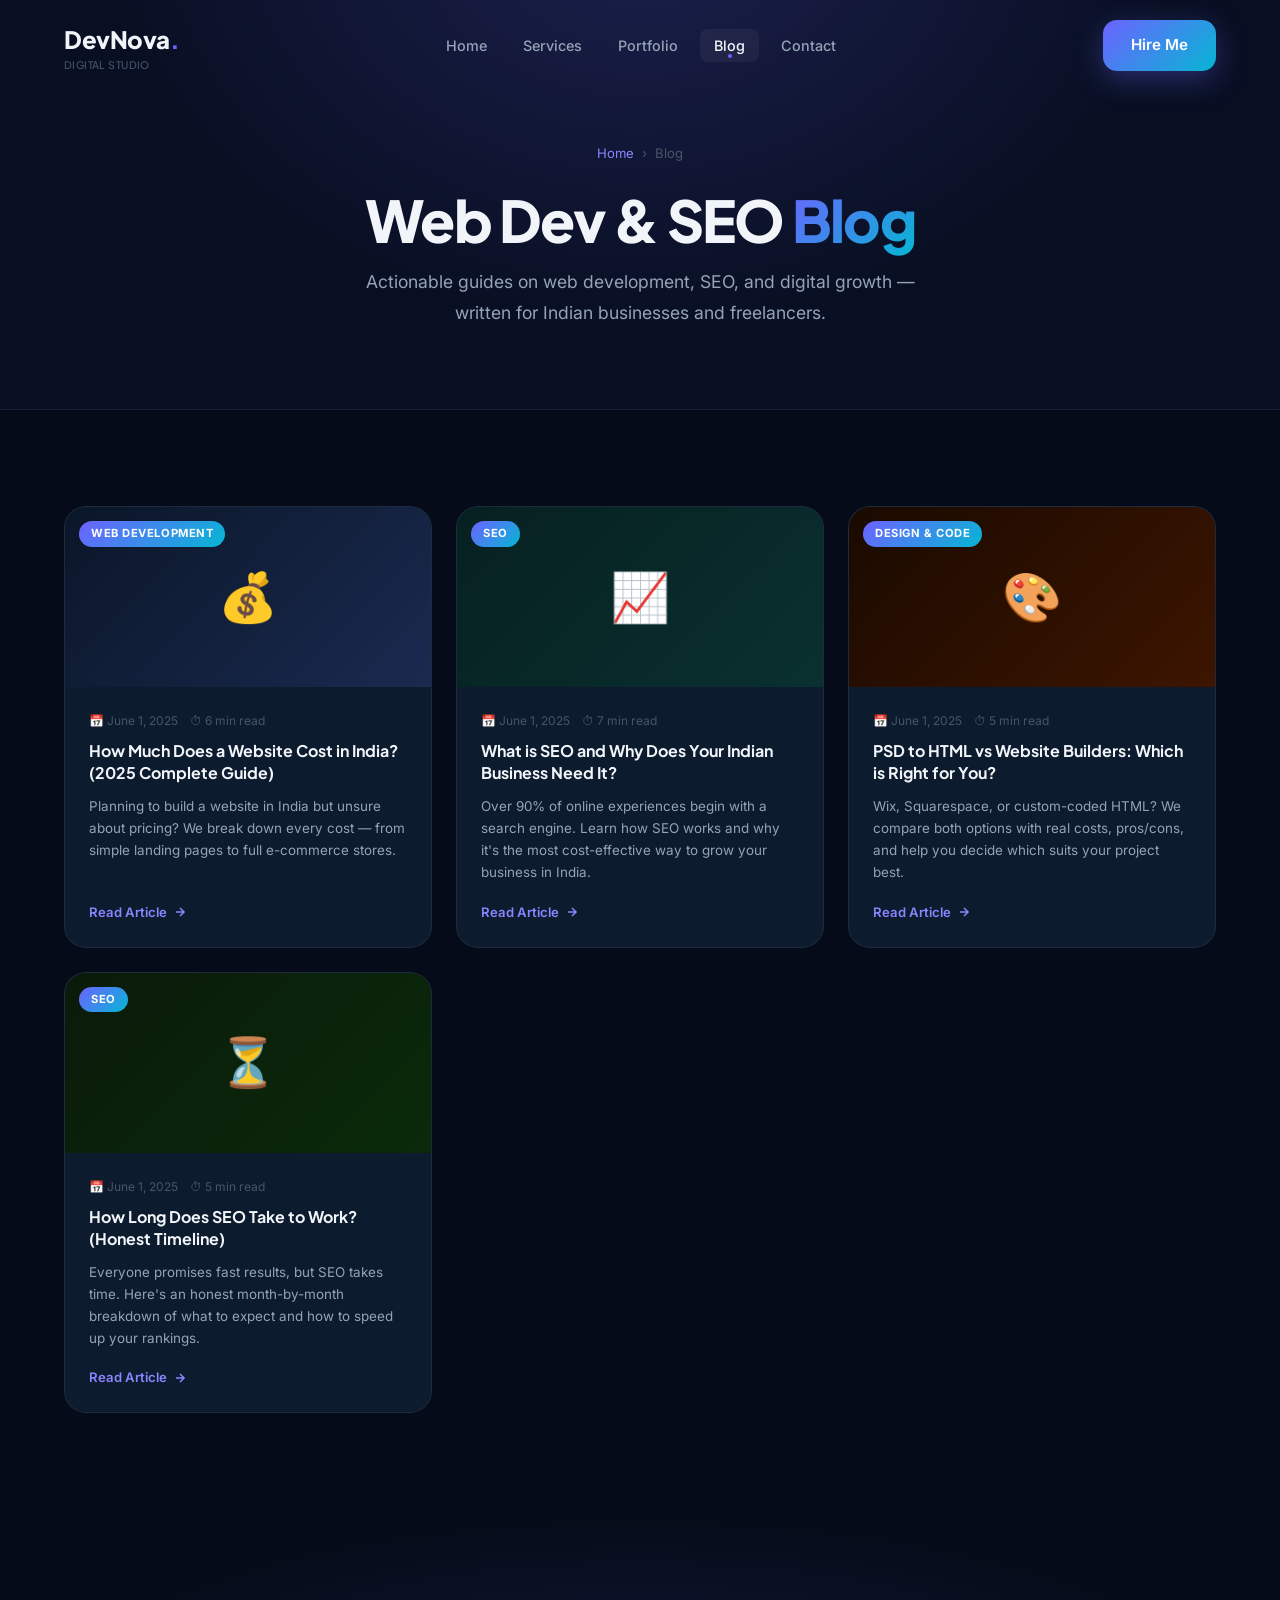
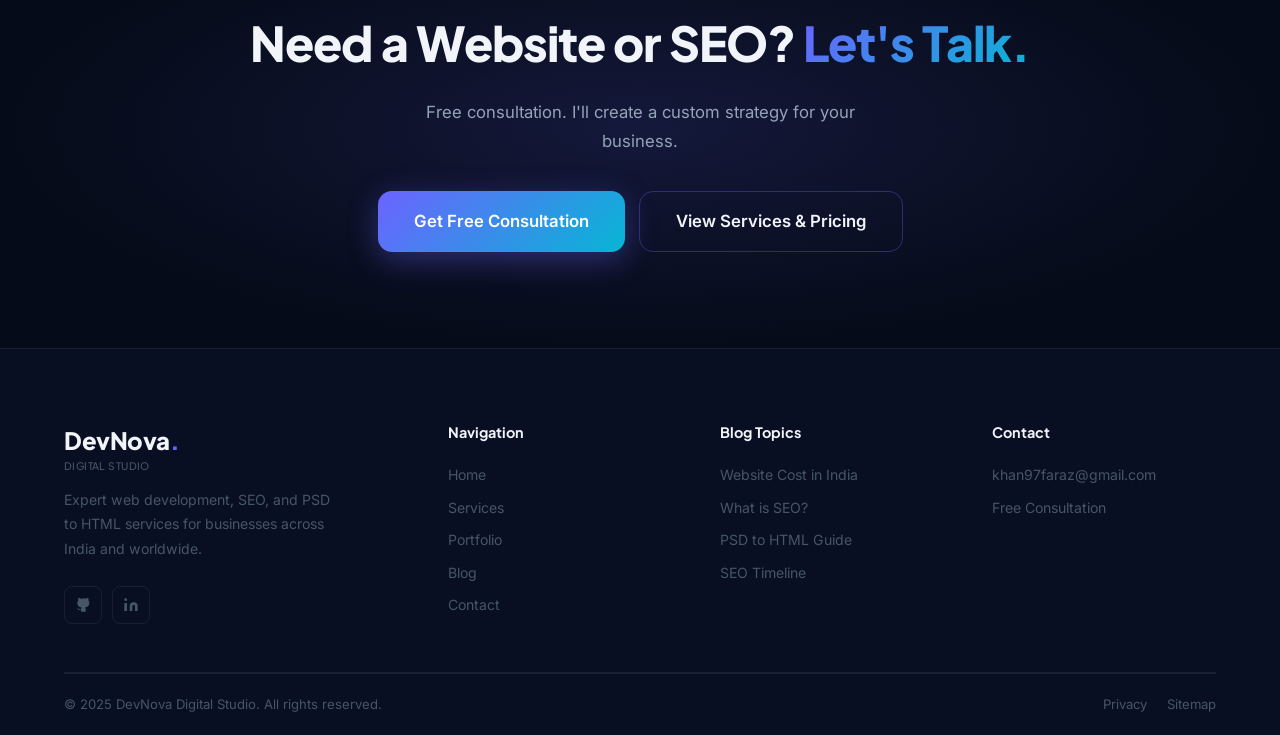
<file: blog/index.html>
<!DOCTYPE html>
<html lang="en">
<head>
  <meta charset="UTF-8" />
  <meta name="viewport" content="width=device-width, initial-scale=1.0" />

  <!-- ===== GOOGLE ANALYTICS GA4 ===== -->
  <script async src="https://www.googletagmanager.com/gtag/js?id=G-7RZJL641LN"></script>
  <script>
    window.dataLayer = window.dataLayer || [];
    function gtag(){dataLayer.push(arguments);}
    gtag('js', new Date());
    gtag('config', 'G-7RZJL641LN');
  </script>

  <title>Blog | Web Development & SEO Tips for Indian Businesses — DevNova</title>
  <meta name="description" content="Expert articles on web development, SEO, and digital marketing for businesses in India, USA, UK, Australia & worldwide. Learn how to rank on Google and build better websites." />
  <meta name="keywords" content="web development blog, seo tips india worldwide, website cost india, psd to html tutorial, digital marketing, web developer blog, hire web developer" />
  <meta name="robots" content="index, follow" />
  <link rel="canonical" href="https://portfolioweb-mauve-zeta.vercel.app/blog/" />
  <meta property="og:type" content="website" />
  <meta property="og:url" content="https://portfolioweb-mauve-zeta.vercel.app/blog/" />
  <meta property="og:title" content="Blog — Web Development & SEO Tips — DevNova" />
  <meta property="og:description" content="Expert articles on web development, SEO, and digital marketing for Indian businesses." />
  <meta name="google-site-verification" content="YdTgZyfmlsxTux8rIy8F26vMkPtCJ-BFz233p8TedxY" />
  <link rel="icon" type="image/svg+xml" href="data:image/svg+xml,<svg xmlns='http://www.w3.org/2000/svg' viewBox='0 0 32 32'><rect width='32' height='32' rx='8' fill='%236C63FF'/><text x='50%25' y='54%25' font-family='Arial' font-weight='900' font-size='18' fill='white' text-anchor='middle' dominant-baseline='middle'>F</text></svg>" />
  <link rel="preconnect" href="https://fonts.googleapis.com" />
  <link rel="preconnect" href="https://fonts.gstatic.com" crossorigin />
  <link rel="stylesheet" href="../css/style.css" />
</head>
<body>

<nav class="navbar" id="navbar">
  <div class="container">
    <div class="nav-inner">
      <a href="../index.html" class="nav-logo">
        <div class="logo-stack">
          <span>DevNova<span class="dot">.</span></span>
          <span class="logo-sub">Digital Studio</span>
        </div>
      </a>
      <ul class="nav-links">
        <li><a href="../index.html">Home</a></li>
        <li><a href="../services.html">Services</a></li>
        <li><a href="../portfolio.html">Portfolio</a></li>
        <li><a href="index.html" class="active">Blog</a></li>
        <li><a href="../contact.html">Contact</a></li>
      </ul>
      <div class="nav-actions">
        <a href="../contact.html" class="btn btn-primary">Hire Me</a>
        <button class="nav-hamburger" id="hamburger" aria-label="Toggle menu"><span></span><span></span><span></span></button>
      </div>
    </div>
  </div>
</nav>

<div class="mobile-menu" id="mobileMenu">
  <a href="../index.html">Home</a>
  <a href="../services.html">Services</a>
  <a href="../portfolio.html">Portfolio</a>
  <a href="index.html">Blog</a>
  <a href="../contact.html">Contact</a>
  <a href="../contact.html" class="btn btn-primary" style="margin-top:16px;">Hire Me</a>
</div>

<header class="page-hero">
  <div class="page-hero-bg"></div>
  <div class="container">
    <div class="page-hero-inner">
      <nav class="breadcrumb" aria-label="Breadcrumb">
        <a href="../index.html">Home</a> <span>›</span> <span>Blog</span>
      </nav>
      <h1 class="page-title">Web Dev & SEO <span class="text-gradient">Blog</span></h1>
      <p class="page-subtitle">Actionable guides on web development, SEO, and digital growth — written for Indian businesses and freelancers.</p>
    </div>
  </div>
</header>

<section class="section-pad">
  <div class="container">
    <div class="blog-grid">

      <article class="blog-card animate-on-scroll">
        <div class="blog-thumb">
          <div class="blog-thumb-graphic" style="background:linear-gradient(135deg,#0A1628,#1A2A50);">💰</div>
          <span class="blog-category">Web Development</span>
        </div>
        <div class="blog-body">
          <div class="blog-meta">
            <span>📅 June 1, 2025</span>
            <span>⏱ 6 min read</span>
          </div>
          <h2 class="blog-title">How Much Does a Website Cost in India? (2025 Complete Guide)</h2>
          <p class="blog-excerpt">Planning to build a website in India but unsure about pricing? We break down every cost — from simple landing pages to full e-commerce stores.</p>
          <a href="how-much-does-a-website-cost-in-india.html" class="blog-read-more">
            Read Article <svg width="14" height="14" viewBox="0 0 24 24" fill="none" stroke="currentColor" stroke-width="2.5"><path d="M5 12h14M12 5l7 7-7 7"/></svg>
          </a>
        </div>
      </article>

      <article class="blog-card animate-on-scroll delay-1">
        <div class="blog-thumb">
          <div class="blog-thumb-graphic" style="background:linear-gradient(135deg,#062020,#0A3030);">📈</div>
          <span class="blog-category">SEO</span>
        </div>
        <div class="blog-body">
          <div class="blog-meta">
            <span>📅 June 1, 2025</span>
            <span>⏱ 7 min read</span>
          </div>
          <h2 class="blog-title">What is SEO and Why Does Your Indian Business Need It?</h2>
          <p class="blog-excerpt">Over 90% of online experiences begin with a search engine. Learn how SEO works and why it's the most cost-effective way to grow your business in India.</p>
          <a href="what-is-seo-and-why-does-your-business-need-it.html" class="blog-read-more">
            Read Article <svg width="14" height="14" viewBox="0 0 24 24" fill="none" stroke="currentColor" stroke-width="2.5"><path d="M5 12h14M12 5l7 7-7 7"/></svg>
          </a>
        </div>
      </article>

      <article class="blog-card animate-on-scroll delay-2">
        <div class="blog-thumb">
          <div class="blog-thumb-graphic" style="background:linear-gradient(135deg,#1A0A00,#3D1500);">🎨</div>
          <span class="blog-category">Design & Code</span>
        </div>
        <div class="blog-body">
          <div class="blog-meta">
            <span>📅 June 1, 2025</span>
            <span>⏱ 5 min read</span>
          </div>
          <h2 class="blog-title">PSD to HTML vs Website Builders: Which is Right for You?</h2>
          <p class="blog-excerpt">Wix, Squarespace, or custom-coded HTML? We compare both options with real costs, pros/cons, and help you decide which suits your project best.</p>
          <a href="psd-to-html-vs-website-builders.html" class="blog-read-more">
            Read Article <svg width="14" height="14" viewBox="0 0 24 24" fill="none" stroke="currentColor" stroke-width="2.5"><path d="M5 12h14M12 5l7 7-7 7"/></svg>
          </a>
        </div>
      </article>

      <article class="blog-card animate-on-scroll">
        <div class="blog-thumb">
          <div class="blog-thumb-graphic" style="background:linear-gradient(135deg,#0A1A0A,#0A2A0A);">⏳</div>
          <span class="blog-category">SEO</span>
        </div>
        <div class="blog-body">
          <div class="blog-meta">
            <span>📅 June 1, 2025</span>
            <span>⏱ 5 min read</span>
          </div>
          <h2 class="blog-title">How Long Does SEO Take to Work? (Honest Timeline)</h2>
          <p class="blog-excerpt">Everyone promises fast results, but SEO takes time. Here's an honest month-by-month breakdown of what to expect and how to speed up your rankings.</p>
          <a href="how-long-does-seo-take-to-work.html" class="blog-read-more">
            Read Article <svg width="14" height="14" viewBox="0 0 24 24" fill="none" stroke="currentColor" stroke-width="2.5"><path d="M5 12h14M12 5l7 7-7 7"/></svg>
          </a>
        </div>
      </article>

    </div>
  </div>
</section>

<section class="cta-section">
  <div class="cta-bg"></div>
  <div class="container">
    <div class="cta-inner">
      <h2 class="cta-title">Need a Website or SEO? <span class="text-gradient">Let's Talk.</span></h2>
      <p class="cta-desc">Free consultation. I'll create a custom strategy for your business.</p>
      <div class="cta-actions">
        <a href="../contact.html" class="btn btn-primary btn-lg">Get Free Consultation</a>
        <a href="../services.html" class="btn btn-outline btn-lg">View Services & Pricing</a>
      </div>
    </div>
  </div>
</section>

<footer>
  <div class="container">
    <div class="footer-main">
      <div class="footer-brand">
        <a href="../index.html" class="nav-logo" style="display:inline-flex;margin-bottom:16px;">
          <div class="logo-stack"><span>DevNova<span class="dot">.</span></span><span class="logo-sub">Digital Studio</span></div>
        </a>
        <p class="footer-desc">Expert web development, SEO, and PSD to HTML services for businesses across India and worldwide.</p>
        <div class="social-links">
          <a href="https://github.com/faraz0104" class="social-link" aria-label="GitHub" target="_blank" rel="noopener"><svg width="16" height="16" viewBox="0 0 24 24" fill="currentColor"><path d="M9 19c-5 1.5-5-2.5-7-3m14 6v-3.87a3.37 3.37 0 0 0-.94-2.61c3.14-.35 6.44-1.54 6.44-7A5.44 5.44 0 0 0 20 4.77 5.07 5.07 0 0 0 19.91 1S18.73.65 16 2.48a13.38 13.38 0 0 0-7 0C6.27.65 5.09 1 5.09 1A5.07 5.07 0 0 0 5 4.77a5.44 5.44 0 0 0-1.5 3.78c0 5.42 3.3 6.61 6.44 7A3.37 3.37 0 0 0 9 18.13V22"/></svg></a>
          <a href="#" class="social-link" aria-label="LinkedIn"><svg width="16" height="16" viewBox="0 0 24 24" fill="currentColor"><path d="M16 8a6 6 0 0 1 6 6v7h-4v-7a2 2 0 0 0-2-2 2 2 0 0 0-2 2v7h-4v-7a6 6 0 0 1 6-6zM2 9h4v12H2z"/><circle cx="4" cy="4" r="2"/></svg></a>
        </div>
      </div>
      <div class="footer-col"><h4>Navigation</h4>
        <ul class="footer-links">
          <li><a href="../index.html">Home</a></li>
          <li><a href="../services.html">Services</a></li>
          <li><a href="../portfolio.html">Portfolio</a></li>
          <li><a href="index.html">Blog</a></li>
          <li><a href="../contact.html">Contact</a></li>
        </ul>
      </div>
      <div class="footer-col"><h4>Blog Topics</h4>
        <ul class="footer-links">
          <li><a href="how-much-does-a-website-cost-in-india.html">Website Cost in India</a></li>
          <li><a href="what-is-seo-and-why-does-your-business-need-it.html">What is SEO?</a></li>
          <li><a href="psd-to-html-vs-website-builders.html">PSD to HTML Guide</a></li>
          <li><a href="how-long-does-seo-take-to-work.html">SEO Timeline</a></li>
        </ul>
      </div>
      <div class="footer-col"><h4>Contact</h4>
        <ul class="footer-links">
          <li><a href="mailto:khan97faraz@gmail.com">khan97faraz@gmail.com</a></li>
          <li><a href="../contact.html">Free Consultation</a></li>
        </ul>
      </div>
    </div>
    <hr class="divider" />
    <div class="footer-bottom">
      <p>© 2025 DevNova Digital Studio. All rights reserved.</p>
      <div class="footer-bottom-links"><a href="#">Privacy</a><a href="../sitemap.xml">Sitemap</a></div>
    </div>
  </div>
</footer>

<script src="../js/main.js"></script>
</body>
</html>
</file>
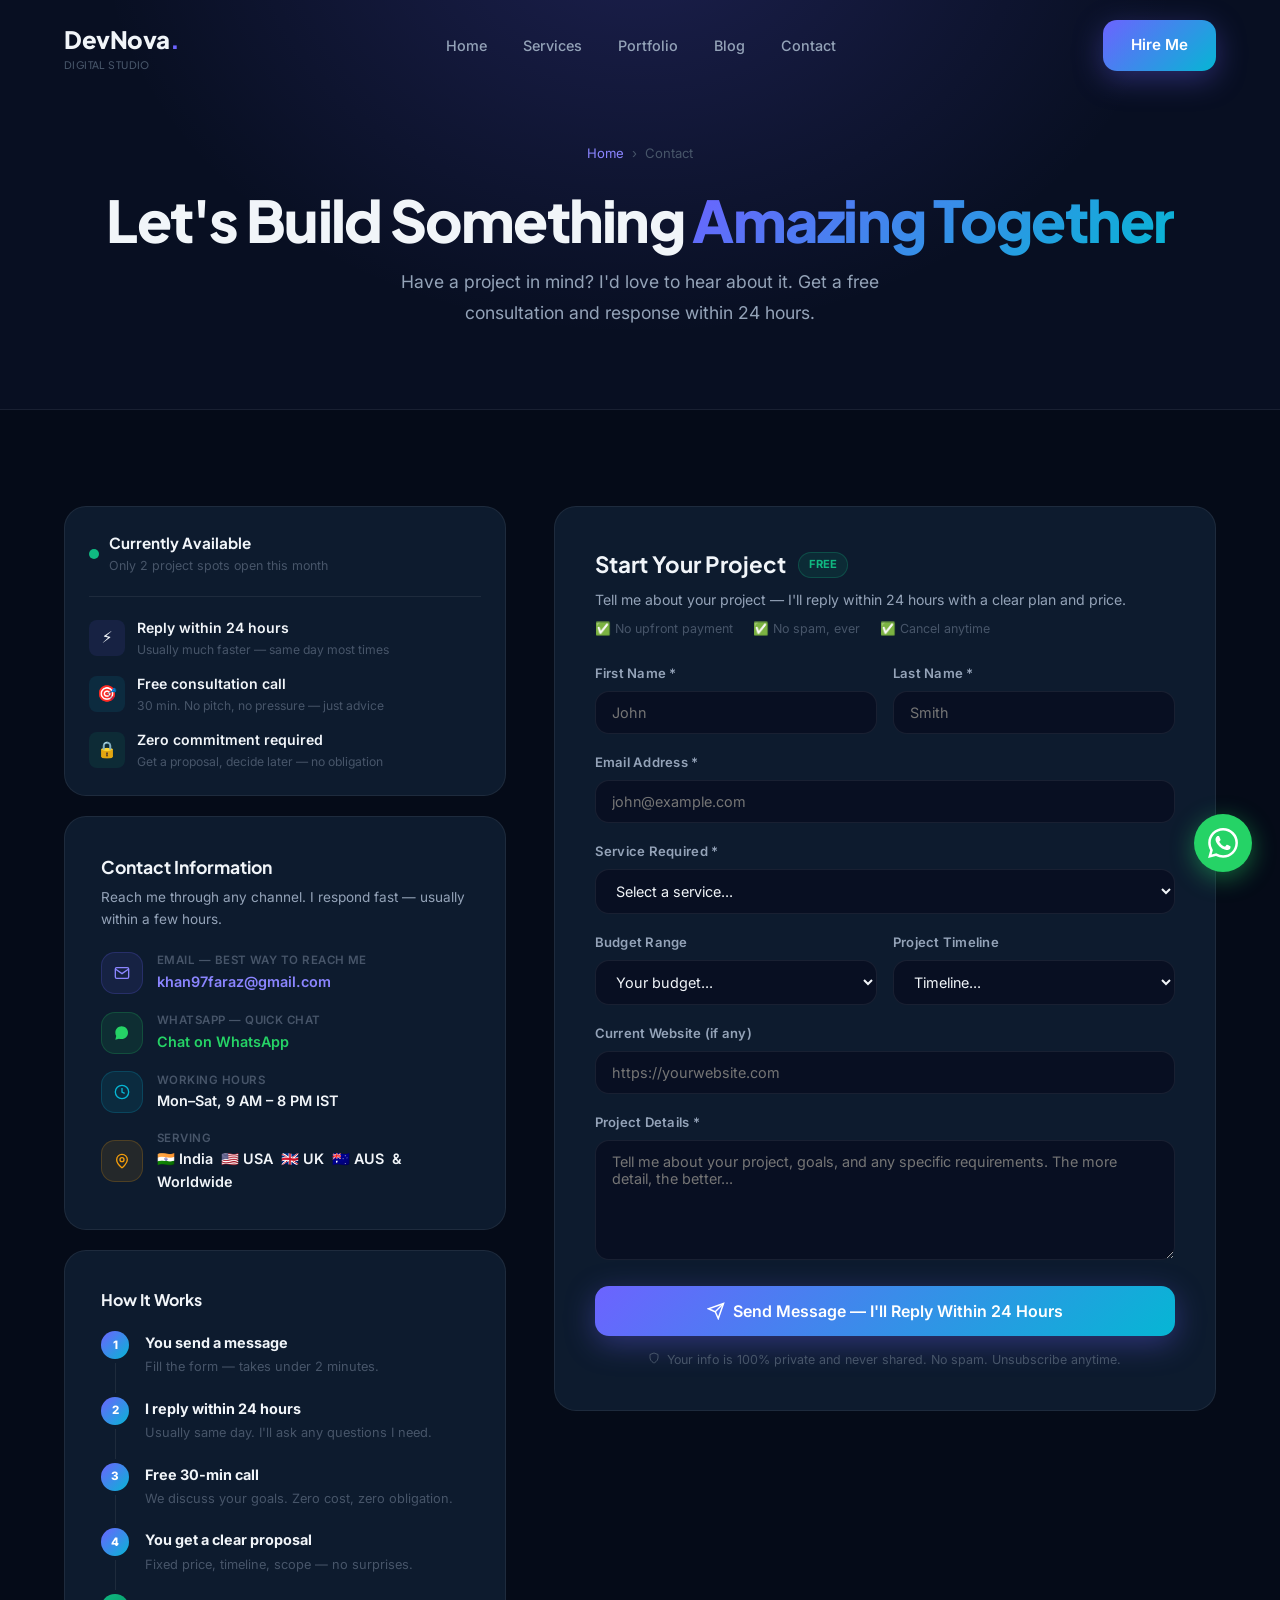
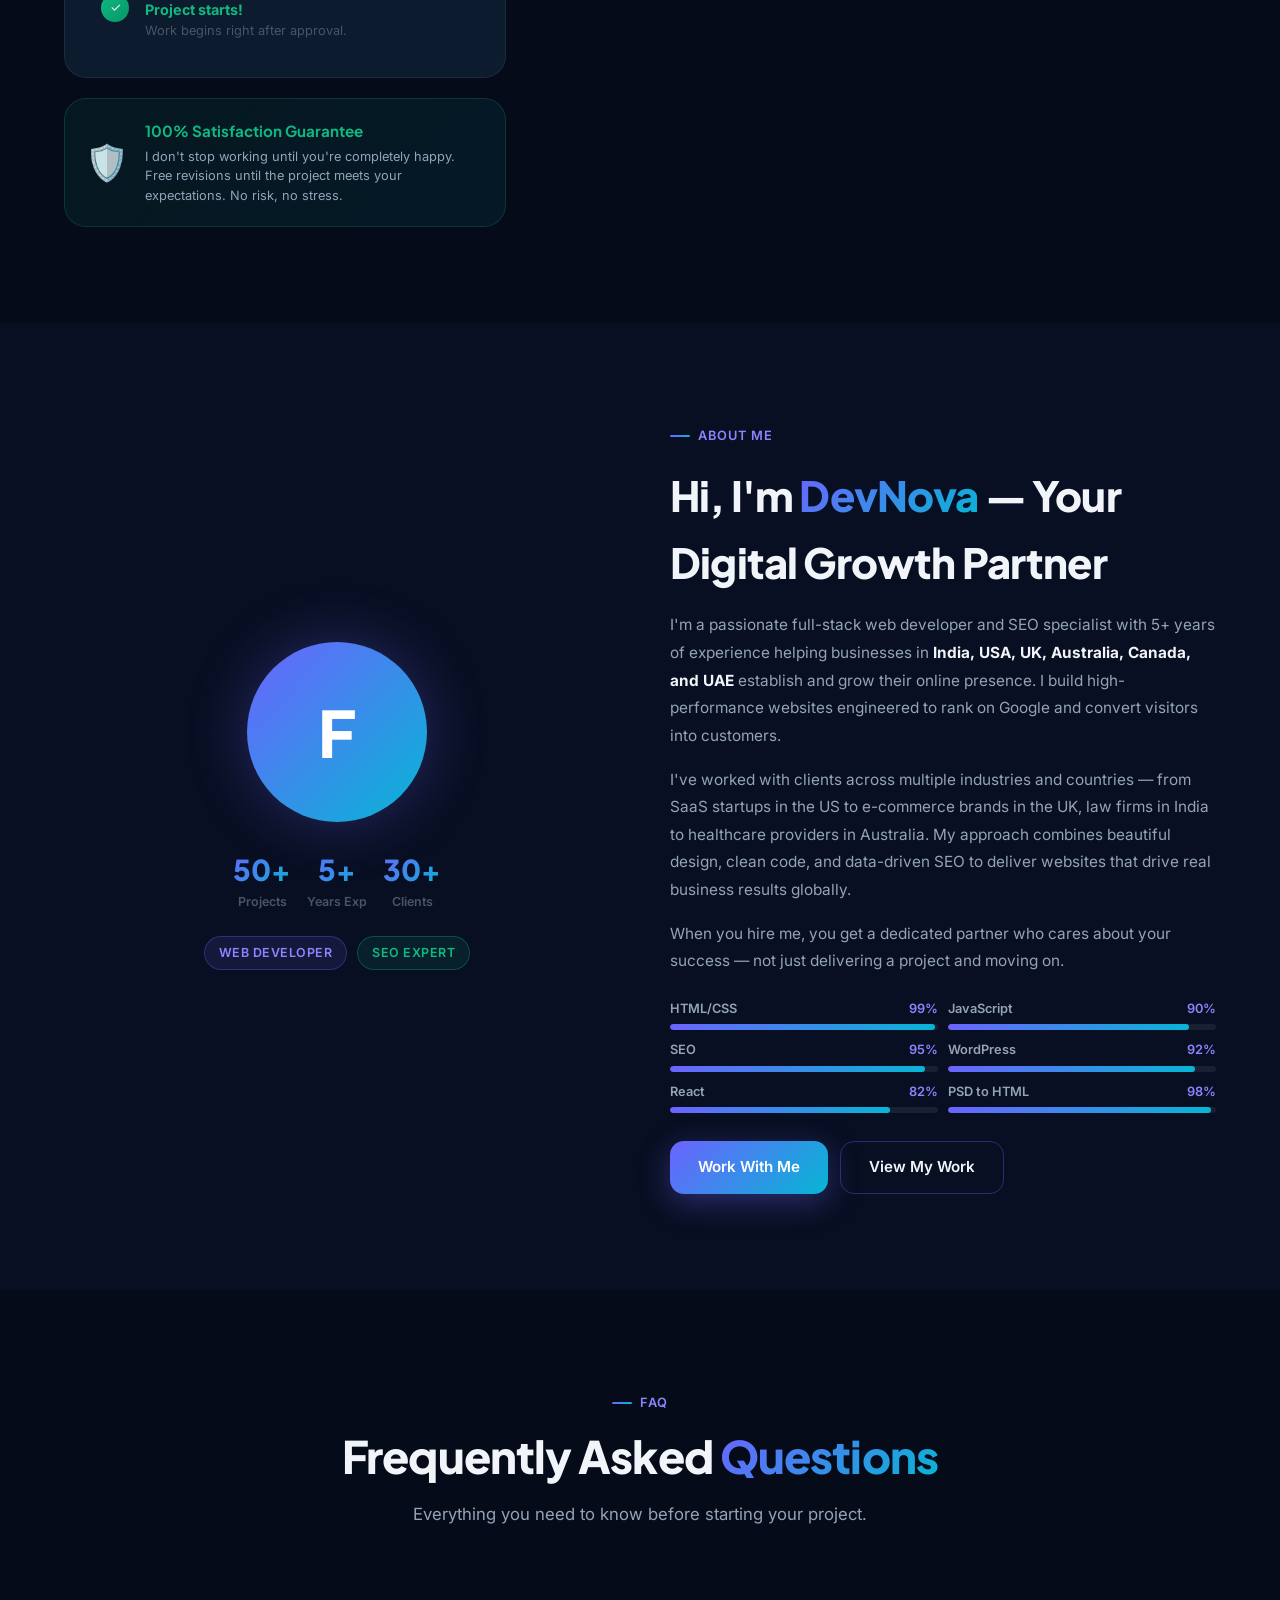
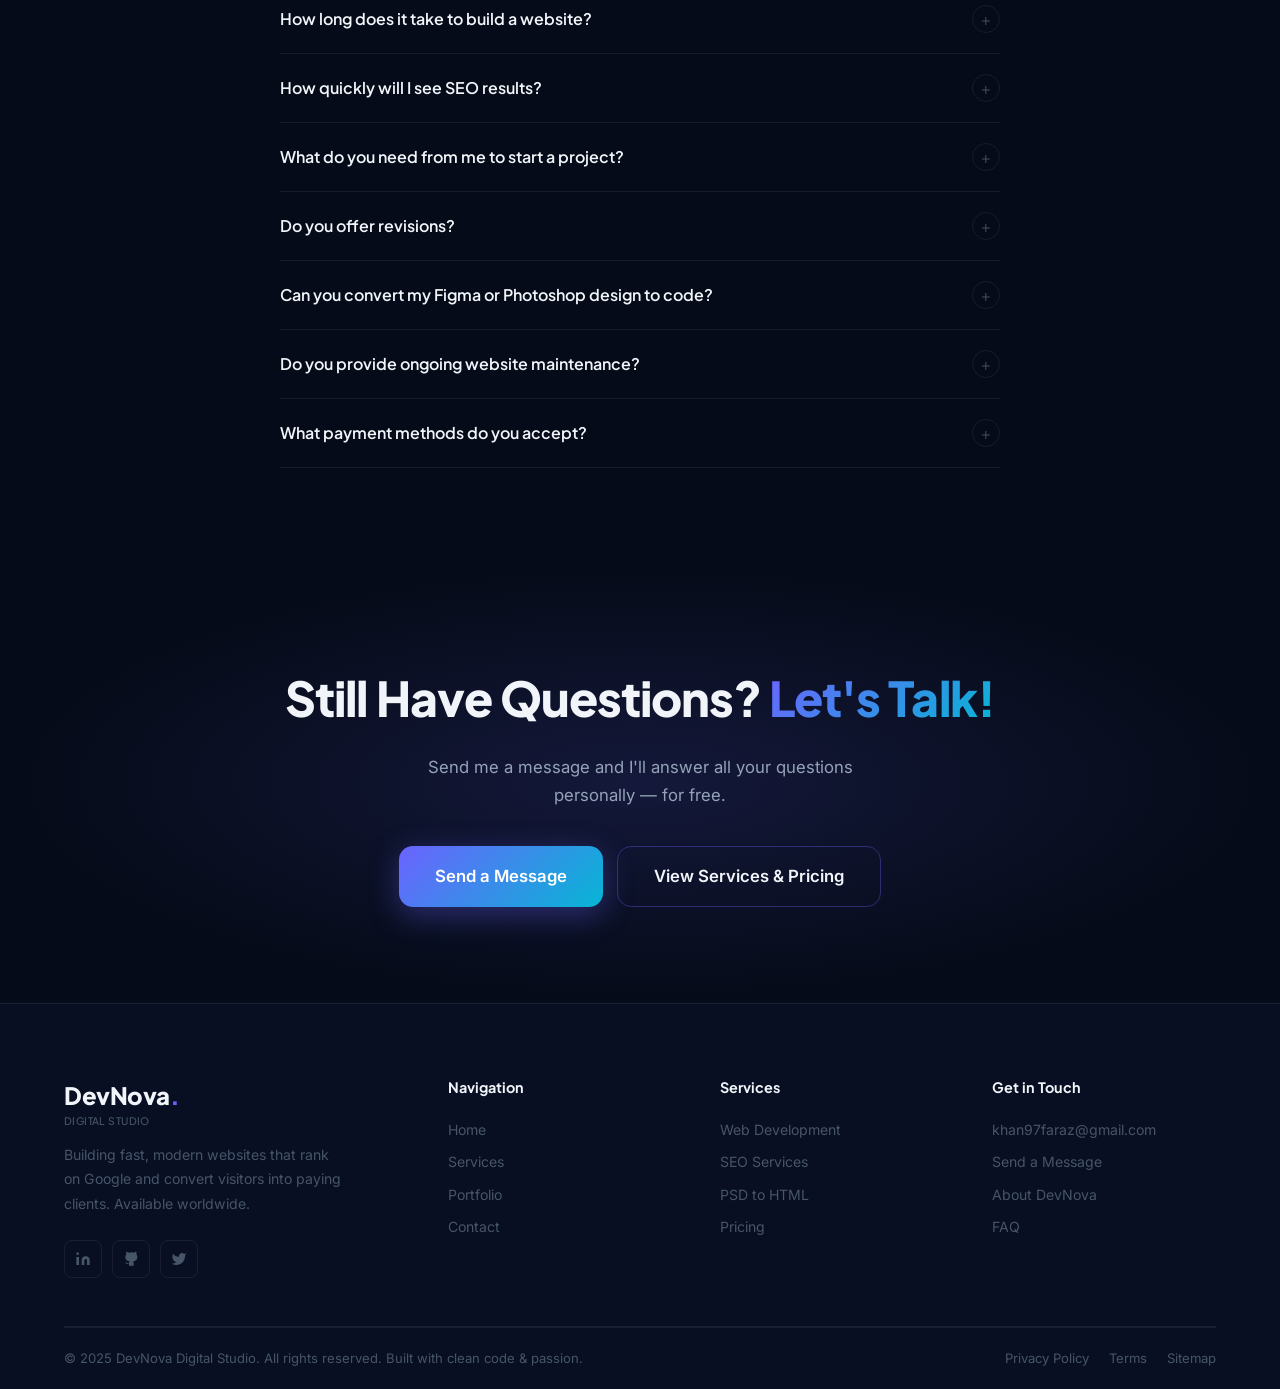
<file: contact.html>
<!DOCTYPE html>
<html lang="en">
<head>
  <meta charset="UTF-8" />
  <meta name="viewport" content="width=device-width, initial-scale=1.0" />

  <!-- ===== GOOGLE ANALYTICS GA4 ===== -->
  <script async src="https://www.googletagmanager.com/gtag/js?id=G-7RZJL641LN"></script>
  <script>
    window.dataLayer = window.dataLayer || [];
    function gtag(){dataLayer.push(arguments);}
    gtag('js', new Date());
    gtag('config', 'G-7RZJL641LN');
  </script>

  <title>Hire Web Developer & SEO Expert — India & Worldwide | DevNova</title>
  <meta name="description" content="Hire DevNova for web development, SEO or PSD to HTML. Serving India, USA, UK, Australia, Canada & UAE. Free consultation. Reply within 24 hours. Start your project today." />
  <meta name="keywords" content="hire web developer india, hire freelance web developer usa uk australia, contact seo expert, web development quote india, hire psd to html developer, affordable web developer worldwide, web developer for hire" />
  <meta name="robots" content="index, follow, max-snippet:-1, max-image-preview:large" />
  <meta name="theme-color" content="#6C63FF" />
  <meta name="language" content="English" />
  <meta name="geo.region" content="IN" />
  <meta name="google-site-verification" content="YdTgZyfmlsxTux8rIy8F26vMkPtCJ-BFz233p8TedxY" />
  <link rel="canonical" href="https://portfolioweb-mauve-zeta.vercel.app/contact.html" />
  <link rel="alternate" hreflang="en" href="https://portfolioweb-mauve-zeta.vercel.app/contact.html" />
  <link rel="alternate" hreflang="x-default" href="https://portfolioweb-mauve-zeta.vercel.app/contact.html" />

  <meta property="og:type" content="website" />
  <meta property="og:url" content="https://portfolioweb-mauve-zeta.vercel.app/contact.html" />
  <meta property="og:title" content="Hire Web Developer & SEO Expert — India & Worldwide | DevNova" />
  <meta property="og:description" content="Free consultation. Web development, SEO & PSD to HTML for India, USA, UK, Australia & UAE. Reply within 24 hours." />
  <meta property="og:image" content="https://portfolioweb-mauve-zeta.vercel.app/og-image.jpg" />
  <meta name="twitter:card" content="summary_large_image" />
  <meta name="twitter:title" content="Hire DevNova — Web Developer & SEO Expert" />
  <meta name="twitter:description" content="Free consultation for web development, SEO & PSD to HTML. India & worldwide. Reply within 24 hours." />

  <!-- ===== SCHEMA: BreadcrumbList ===== -->
  <script type="application/ld+json">
  {
    "@context": "https://schema.org",
    "@type": "BreadcrumbList",
    "itemListElement": [
      { "@type": "ListItem", "position": 1, "name": "Home", "item": "https://portfolioweb-mauve-zeta.vercel.app/" },
      { "@type": "ListItem", "position": 2, "name": "Contact", "item": "https://portfolioweb-mauve-zeta.vercel.app/contact.html" }
    ]
  }
  </script>

  <!-- ===== SCHEMA: ContactPage + Person ===== -->
  <script type="application/ld+json">
  {
    "@context": "https://schema.org",
    "@type": "ContactPage",
    "name": "Contact DevNova Digital Studio",
    "url": "https://portfolioweb-mauve-zeta.vercel.app/contact.html",
    "mainEntity": {
      "@type": "Person",
      "name": "Faraz Khan",
      "jobTitle": "Full-Stack Web Developer & SEO Expert",
      "email": "khan97faraz@gmail.com",
      "url": "https://portfolioweb-mauve-zeta.vercel.app",
      "sameAs": ["https://github.com/faraz0104"],
      "knowsAbout": ["Web Development", "SEO", "PSD to HTML", "WordPress", "React", "E-Commerce"],
      "availableLanguage": ["English", "Hindi"],
      "contactPoint": {
        "@type": "ContactPoint",
        "contactType": "customer support",
        "email": "khan97faraz@gmail.com",
        "availableLanguage": "English",
        "areaServed": ["India", "United States", "United Kingdom", "Australia", "Canada", "United Arab Emirates"],
        "hoursAvailable": {
          "@type": "OpeningHoursSpecification",
          "dayOfWeek": ["Monday","Tuesday","Wednesday","Thursday","Friday","Saturday"],
          "opens": "09:00",
          "closes": "20:00"
        }
      }
    }
  }
  </script>

  <!-- ===== SCHEMA: FAQ (from contact page accordion) ===== -->
  <script type="application/ld+json">
  {
    "@context": "https://schema.org",
    "@type": "FAQPage",
    "mainEntity": [
      {
        "@type": "Question",
        "name": "How long does it take to build a website?",
        "acceptedAnswer": { "@type": "Answer", "text": "A simple 5-page website typically takes 5–7 days. A full WordPress site with custom features takes 2–3 weeks. E-commerce stores can take 3–6 weeks. A clear timeline is always provided at the start of every project." }
      },
      {
        "@type": "Question",
        "name": "How quickly will I see SEO results?",
        "acceptedAnswer": { "@type": "Answer", "text": "SEO is a long-term investment. Most clients start seeing noticeable improvements in rankings and traffic within 2–4 months. Significant results — top 3 positions for competitive keywords — typically happen at the 4–6 month mark with monthly progress reports provided." }
      },
      {
        "@type": "Question",
        "name": "Can you convert my Figma or Photoshop design to code?",
        "acceptedAnswer": { "@type": "Answer", "text": "Absolutely. We accept Figma, Adobe XD, Photoshop (PSD), Sketch, or high-quality PDF/image designs and convert them to pixel-perfect, responsive, cross-browser compatible HTML/CSS. Most PSD to HTML projects are delivered within 24–72 hours." }
      },
      {
        "@type": "Question",
        "name": "What payment methods do you accept?",
        "acceptedAnswer": { "@type": "Answer", "text": "We accept PayPal, bank transfer, Wise (TransferWise), and UPI. India clients pay in INR. International clients pay in USD, GBP, AUD, or EUR. For larger projects, 50% upfront and 50% on completion." }
      },
      {
        "@type": "Question",
        "name": "Do you work with clients in the USA, UK, and Australia?",
        "acceptedAnswer": { "@type": "Answer", "text": "Yes. DevNova works with clients worldwide including USA, UK, Australia, Canada, and UAE. All communication is in English, we adapt to your time zone, and accept international payments via PayPal, Wise, or bank transfer." }
      },
      {
        "@type": "Question",
        "name": "Do you offer ongoing website maintenance?",
        "acceptedAnswer": { "@type": "Answer", "text": "Yes. Monthly maintenance packages include security updates, plugin updates, backups, performance monitoring, and minor content updates. SEO retainer packages are also available for continuous ranking improvements." }
      }
    ]
  }
  </script>

  <link rel="icon" type="image/svg+xml" href="data:image/svg+xml,<svg xmlns='http://www.w3.org/2000/svg' viewBox='0 0 32 32'><rect width='32' height='32' rx='8' fill='%236C63FF'/><text x='50%25' y='54%25' font-family='Arial' font-weight='900' font-size='18' fill='white' text-anchor='middle' dominant-baseline='middle'>F</text></svg>" />
  <link rel="preconnect" href="https://fonts.googleapis.com" />
  <link rel="preconnect" href="https://fonts.gstatic.com" crossorigin />
  <link rel="stylesheet" href="css/style.css" />
  <style>
    .availability-bar {
      background: rgba(16,185,129,0.08);
      border: 1px solid rgba(16,185,129,0.2);
      border-radius: var(--radius);
      padding: 16px 20px;
      display: flex;
      align-items: center;
      gap: 12px;
      margin-bottom: 20px;
    }
    .availability-bar .pulse-dot { background: var(--green); width: 10px; height: 10px; }
    .availability-text strong { color: var(--green); }
    .social-contact { display: flex; gap: 10px; flex-wrap: wrap; }
    .social-contact-link {
      flex: 1;
      min-width: 100px;
      padding: 12px 16px;
      background: var(--bg-secondary);
      border: 1px solid var(--border);
      border-radius: var(--radius);
      display: flex;
      align-items: center;
      gap: 10px;
      font-size: 0.85rem;
      font-weight: 600;
      color: var(--text-secondary);
      transition: var(--transition);
    }
    .social-contact-link:hover { border-color: var(--accent); color: var(--accent-light); }
    .about-section { padding: 96px 0; background: var(--bg-secondary); }
    .about-grid { display: grid; grid-template-columns: 1fr 1fr; gap: 60px; align-items: center; }
    .about-avatar {
      width: 180px;
      height: 180px;
      border-radius: 50%;
      background: var(--gradient);
      display: flex;
      align-items: center;
      justify-content: center;
      font-family: var(--font-display);
      font-size: 4rem;
      font-weight: 900;
      color: #fff;
      margin-bottom: 24px;
      box-shadow: 0 0 60px rgba(108,99,255,0.3);
    }
    .about-title { font-family: var(--font-display); font-size: clamp(2rem,3.5vw,2.6rem); font-weight: 800; margin-bottom: 16px; letter-spacing: -0.02em; }
    .about-bio { font-size: 0.96rem; color: var(--text-secondary); line-height: 1.8; margin-bottom: 16px; }
    .skills-grid { display: grid; grid-template-columns: 1fr 1fr; gap: 10px; }
    .skill-item { display: flex; flex-direction: column; gap: 5px; }
    .skill-name { font-size: 0.8rem; font-weight: 600; color: var(--text-secondary); display: flex; justify-content: space-between; }
    .skill-bar { height: 6px; background: var(--border); border-radius: 3px; overflow: hidden; }
    .skill-fill { height: 100%; background: var(--gradient); border-radius: 3px; }
    @media(max-width:900px) { .about-grid { grid-template-columns: 1fr; } }
  </style>
</head>

<body>

<nav class="navbar" id="navbar">
  <div class="container">
    <div class="nav-inner">
      <a href="index.html" class="nav-logo">
        <div class="logo-stack">
          <span>DevNova<span class="dot">.</span></span>
          <span class="logo-sub">Digital Studio</span>
        </div>
      </a>
      <ul class="nav-links">
        <li><a href="index.html">Home</a></li>
        <li><a href="services.html">Services</a></li>
        <li><a href="portfolio.html">Portfolio</a></li>
        <li><a href="blog/index.html">Blog</a></li>
        <li><a href="contact.html" class="active">Contact</a></li>
      </ul>
      <div class="nav-actions">
        <a href="#contact-form" class="btn btn-primary">Hire Me</a>
        <button class="nav-hamburger" id="hamburger" aria-label="Toggle menu"><span></span><span></span><span></span></button>
      </div>
    </div>
  </div>
</nav>

<div class="mobile-menu" id="mobileMenu">
  <a href="index.html">Home</a>
  <a href="services.html">Services</a>
  <a href="portfolio.html">Portfolio</a>
  <a href="blog/index.html">Blog</a>
  <a href="contact.html">Contact</a>
  <a href="#contact-form" class="btn btn-primary" style="margin-top:16px;">Start Project</a>
</div>


<!-- PAGE HERO -->
<header class="page-hero">
  <div class="page-hero-bg"></div>
  <div class="container">
    <div class="page-hero-inner">
      <nav class="breadcrumb" aria-label="Breadcrumb">
        <a href="index.html">Home</a>
        <span>›</span>
        <span>Contact</span>
      </nav>
      <h1 class="page-title">
        Let's Build Something <span class="text-gradient">Amazing Together</span>
      </h1>
      <p class="page-subtitle">
        Have a project in mind? I'd love to hear about it. Get a free consultation and response within 24 hours.
      </p>
    </div>
  </div>
</header>


<!-- ===================================================
     CONTACT SECTION
====================================================== -->
<section class="section-pad" id="contact-form">
  <div class="container">
    <div class="contact-grid">

      <!-- Left: Info -->
      <div>

        <!-- Availability + quick stats -->
        <div style="background:var(--bg-card);border:1px solid var(--border);border-radius:var(--radius-lg);padding:24px;margin-bottom:20px;">
          <!-- Status row -->
          <div style="display:flex;align-items:center;gap:10px;margin-bottom:20px;padding-bottom:20px;border-bottom:1px solid var(--border);">
            <span style="width:10px;height:10px;background:#10B981;border-radius:50%;display:block;flex-shrink:0;animation:pulse 2s infinite;"></span>
            <div>
              <div style="font-family:var(--font-display);font-size:0.95rem;font-weight:700;color:var(--text-primary);">Currently Available</div>
              <div style="font-size:0.78rem;color:var(--text-muted);margin-top:1px;">Only 2 project spots open this month</div>
            </div>
          </div>
          <!-- Three key facts -->
          <div style="display:flex;flex-direction:column;gap:14px;">
            <div style="display:flex;align-items:center;gap:12px;">
              <div style="width:36px;height:36px;border-radius:8px;background:rgba(108,99,255,0.1);display:flex;align-items:center;justify-content:center;flex-shrink:0;font-size:1rem;">⚡</div>
              <div>
                <div style="font-size:0.88rem;font-weight:600;color:var(--text-primary);">Reply within 24 hours</div>
                <div style="font-size:0.76rem;color:var(--text-muted);">Usually much faster — same day most times</div>
              </div>
            </div>
            <div style="display:flex;align-items:center;gap:12px;">
              <div style="width:36px;height:36px;border-radius:8px;background:rgba(6,182,212,0.1);display:flex;align-items:center;justify-content:center;flex-shrink:0;font-size:1rem;">🎯</div>
              <div>
                <div style="font-size:0.88rem;font-weight:600;color:var(--text-primary);">Free consultation call</div>
                <div style="font-size:0.76rem;color:var(--text-muted);">30 min. No pitch, no pressure — just advice</div>
              </div>
            </div>
            <div style="display:flex;align-items:center;gap:12px;">
              <div style="width:36px;height:36px;border-radius:8px;background:rgba(16,185,129,0.1);display:flex;align-items:center;justify-content:center;flex-shrink:0;font-size:1rem;">🔒</div>
              <div>
                <div style="font-size:0.88rem;font-weight:600;color:var(--text-primary);">Zero commitment required</div>
                <div style="font-size:0.76rem;color:var(--text-muted);">Get a proposal, decide later — no obligation</div>
              </div>
            </div>
          </div>
        </div>

        <!-- Contact info -->
        <div class="contact-info-card">
          <h2 style="font-family:var(--font-display);font-size:1.1rem;font-weight:700;margin-bottom:6px;">Contact Information</h2>
          <p style="font-size:0.85rem;color:var(--text-secondary);margin-bottom:20px;">Reach me through any channel. I respond fast — usually within a few hours.</p>
          <div class="contact-items">
            <div class="contact-item">
              <div class="contact-item-icon">
                <svg width="16" height="16" viewBox="0 0 24 24" fill="none" stroke="currentColor" stroke-width="2"><path d="M4 4h16c1.1 0 2 .9 2 2v12c0 1.1-.9 2-2 2H4c-1.1 0-2-.9-2-2V6c0-1.1.9-2 2-2z"/><polyline points="22,6 12,13 2,6"/></svg>
              </div>
              <div>
                <div class="contact-item-label">Email — Best Way to Reach Me</div>
                <a class="contact-item-value" href="mailto:khan97faraz@gmail.com" style="color:var(--accent-light);">khan97faraz@gmail.com</a>
              </div>
            </div>
            <div class="contact-item">
              <div class="contact-item-icon" style="background:rgba(37,211,102,0.1);border-color:rgba(37,211,102,0.2);color:#25D366;">
                <svg width="16" height="16" viewBox="0 0 24 24" fill="currentColor"><path d="M17.472 14.382c-.297-.149-1.758-.867-2.03-.967-.273-.099-.471-.148-.67.15-.197.297-.767.966-.94 1.164-.173.199-.347.223-.644.075-.297-.15-1.255-.463-2.39-1.475-.883-.788-1.48-1.761-1.653-2.059-.173-.297-.018-.458.13-.606.134-.133.298-.347.446-.52.149-.174.198-.298.298-.497.099-.198.05-.371-.025-.52-.075-.149-.669-1.612-.916-2.207-.242-.579-.487-.5-.669-.51-.173-.008-.371-.01-.57-.01-.198 0-.52.074-.792.372-.272.297-1.04 1.016-1.04 2.479 0 1.462 1.065 2.875 1.213 3.074.149.198 2.096 3.2 5.077 4.487.709.306 1.262.489 1.694.625.712.227 1.36.195 1.871.118.571-.085 1.758-.719 2.006-1.413.248-.694.248-1.289.173-1.413-.074-.124-.272-.198-.57-.347z"/><path d="M11.5 2C6.253 2 2 6.253 2 11.5c0 1.824.492 3.53 1.349 5.003L2 22l5.497-1.349A9.458 9.458 0 0 0 11.5 21C16.747 21 21 16.747 21 11.5S16.747 2 11.5 2z"/></svg>
              </div>
              <div>
                <div class="contact-item-label">WhatsApp — Quick Chat</div>
                <!-- Replace +919560264420 with your actual WhatsApp number -->
                <a class="contact-item-value" href="https://wa.me/919560264420?text=Hi%20Faraz%2C%20I%20need%20help%20with%20my%20website" target="_blank" rel="noopener" style="color:#25D366;">Chat on WhatsApp</a>
              </div>
            </div>
            <div class="contact-item">
              <div class="contact-item-icon" style="background:rgba(6,182,212,0.1);border-color:rgba(6,182,212,0.2);color:var(--cyan);">
                <svg width="16" height="16" viewBox="0 0 24 24" fill="none" stroke="currentColor" stroke-width="2"><circle cx="12" cy="12" r="10"/><polyline points="12 6 12 12 16 14"/></svg>
              </div>
              <div>
                <div class="contact-item-label">Working Hours</div>
                <div class="contact-item-value">Mon–Sat, 9 AM – 8 PM IST</div>
              </div>
            </div>
            <div class="contact-item">
              <div class="contact-item-icon" style="background:rgba(245,158,11,0.1);border-color:rgba(245,158,11,0.2);color:var(--orange);">
                <svg width="16" height="16" viewBox="0 0 24 24" fill="none" stroke="currentColor" stroke-width="2"><circle cx="12" cy="10" r="3"/><path d="M12 2a8 8 0 0 0-8 8c0 5.4 7.05 11.5 7.35 11.76a1 1 0 0 0 1.3 0C13 21.5 20 15.4 20 10a8 8 0 0 0-8-8z"/></svg>
              </div>
              <div>
                <div class="contact-item-label">Serving</div>
                <div class="contact-item-value">🇮🇳 India &nbsp;🇺🇸 USA &nbsp;🇬🇧 UK &nbsp;🇦🇺 AUS &nbsp;&amp; Worldwide</div>
              </div>
            </div>
          </div>
        </div>

        <!-- What Happens Next -->
        <div class="contact-info-card">
          <h3 style="font-family:var(--font-display);font-size:1rem;font-weight:700;margin-bottom:18px;">How It Works</h3>
          <div style="display:flex;flex-direction:column;gap:0;">

            <div style="display:flex;align-items:stretch;gap:16px;">
              <div style="display:flex;flex-direction:column;align-items:center;flex-shrink:0;">
                <div style="width:28px;height:28px;border-radius:50%;background:var(--gradient);display:flex;align-items:center;justify-content:center;font-size:0.72rem;font-weight:800;color:#fff;flex-shrink:0;">1</div>
                <div style="width:1px;background:var(--border);flex:1;margin:4px 0;"></div>
              </div>
              <div style="padding-bottom:20px;">
                <div style="font-size:0.9rem;font-weight:700;color:var(--text-primary);margin-bottom:3px;">You send a message</div>
                <div style="font-size:0.8rem;color:var(--text-muted);line-height:1.55;">Fill the form — takes under 2 minutes.</div>
              </div>
            </div>

            <div style="display:flex;align-items:stretch;gap:16px;">
              <div style="display:flex;flex-direction:column;align-items:center;flex-shrink:0;">
                <div style="width:28px;height:28px;border-radius:50%;background:var(--gradient);display:flex;align-items:center;justify-content:center;font-size:0.72rem;font-weight:800;color:#fff;flex-shrink:0;">2</div>
                <div style="width:1px;background:var(--border);flex:1;margin:4px 0;"></div>
              </div>
              <div style="padding-bottom:20px;">
                <div style="font-size:0.9rem;font-weight:700;color:var(--text-primary);margin-bottom:3px;">I reply within 24 hours</div>
                <div style="font-size:0.8rem;color:var(--text-muted);line-height:1.55;">Usually same day. I'll ask any questions I need.</div>
              </div>
            </div>

            <div style="display:flex;align-items:stretch;gap:16px;">
              <div style="display:flex;flex-direction:column;align-items:center;flex-shrink:0;">
                <div style="width:28px;height:28px;border-radius:50%;background:var(--gradient);display:flex;align-items:center;justify-content:center;font-size:0.72rem;font-weight:800;color:#fff;flex-shrink:0;">3</div>
                <div style="width:1px;background:var(--border);flex:1;margin:4px 0;"></div>
              </div>
              <div style="padding-bottom:20px;">
                <div style="font-size:0.9rem;font-weight:700;color:var(--text-primary);margin-bottom:3px;">Free 30-min call</div>
                <div style="font-size:0.8rem;color:var(--text-muted);line-height:1.55;">We discuss your goals. Zero cost, zero obligation.</div>
              </div>
            </div>

            <div style="display:flex;align-items:stretch;gap:16px;">
              <div style="display:flex;flex-direction:column;align-items:center;flex-shrink:0;">
                <div style="width:28px;height:28px;border-radius:50%;background:var(--gradient);display:flex;align-items:center;justify-content:center;font-size:0.72rem;font-weight:800;color:#fff;flex-shrink:0;">4</div>
                <div style="width:1px;background:var(--border);flex:1;margin:4px 0;"></div>
              </div>
              <div style="padding-bottom:20px;">
                <div style="font-size:0.9rem;font-weight:700;color:var(--text-primary);margin-bottom:3px;">You get a clear proposal</div>
                <div style="font-size:0.8rem;color:var(--text-muted);line-height:1.55;">Fixed price, timeline, scope — no surprises.</div>
              </div>
            </div>

            <div style="display:flex;align-items:flex-start;gap:16px;">
              <div style="width:28px;height:28px;border-radius:50%;background:linear-gradient(135deg,#10B981,#059669);display:flex;align-items:center;justify-content:center;font-size:0.8rem;flex-shrink:0;">✓</div>
              <div style="padding-top:4px;">
                <div style="font-size:0.9rem;font-weight:700;color:#10B981;">Project starts!</div>
                <div style="font-size:0.8rem;color:var(--text-muted);line-height:1.55;">Work begins right after approval.</div>
              </div>
            </div>

          </div>
        </div>

        <!-- Guarantee -->
        <div class="guarantee-card">
          <div class="guarantee-icon">🛡️</div>
          <div>
            <div class="guarantee-title">100% Satisfaction Guarantee</div>
            <div class="guarantee-text">I don't stop working until you're completely happy. Free revisions until the project meets your expectations. No risk, no stress.</div>
          </div>
        </div>

      </div>

      <!-- Right: Form -->
      <div class="contact-form-card">
        <div style="display:flex;align-items:center;gap:12px;margin-bottom:6px;">
          <h2 style="font-family:var(--font-display);font-size:1.4rem;font-weight:700;">Start Your Project</h2>
          <span style="background:rgba(16,185,129,0.1);border:1px solid rgba(16,185,129,0.25);color:var(--green);font-size:0.7rem;font-weight:700;padding:3px 10px;border-radius:100px;">FREE</span>
        </div>
        <p style="font-size:0.88rem;color:var(--text-secondary);margin-bottom:8px;">Tell me about your project — I'll reply within 24 hours with a clear plan and price.</p>
        <div style="display:flex;gap:20px;margin-bottom:24px;flex-wrap:wrap;">
          <span style="font-size:0.78rem;color:var(--text-muted);display:flex;align-items:center;gap:5px;">✅ No upfront payment</span>
          <span style="font-size:0.78rem;color:var(--text-muted);display:flex;align-items:center;gap:5px;">✅ No spam, ever</span>
          <span style="font-size:0.78rem;color:var(--text-muted);display:flex;align-items:center;gap:5px;">✅ Cancel anytime</span>
        </div>

        <form id="contactForm" novalidate aria-label="Contact form">
          <!-- Web3Forms — sends to khan97faraz@gmail.com -->
          <input type="hidden" name="access_key" value="cbbc8463-f02c-418b-912f-10349617f282" />
          <input type="hidden" name="subject" value="New Project Inquiry — DevNova Website" />
          <input type="hidden" name="from_name" value="DevNova Contact Form" />
          <input type="hidden" name="redirect" value="false" />
          <!-- Honeypot spam protection -->
          <input type="checkbox" name="botcheck" style="display:none;" />
          <div class="form-row">
            <div class="form-group">
              <label for="firstName">First Name *</label>
              <input type="text" id="firstName" name="firstName" placeholder="John" required autocomplete="given-name" />
            </div>
            <div class="form-group">
              <label for="lastName">Last Name *</label>
              <input type="text" id="lastName" name="lastName" placeholder="Smith" required autocomplete="family-name" />
            </div>
          </div>

          <div class="form-group">
            <label for="email">Email Address *</label>
            <input type="email" id="email" name="email" placeholder="john@example.com" required autocomplete="email" />
          </div>

          <div class="form-group">
            <label for="service">Service Required *</label>
            <select id="service" name="service" required>
              <option value="" disabled selected>Select a service...</option>
              <option value="web-dev">Custom Web Development</option>
              <option value="seo">SEO Services</option>
              <option value="psd-html">PSD / Figma to HTML</option>
              <option value="ecommerce">E-Commerce Development</option>
              <option value="wordpress">WordPress Website</option>
              <option value="other">Other / Multiple Services</option>
            </select>
          </div>

          <div class="form-row">
            <div class="form-group">
              <label for="budget">Budget Range</label>
              <select id="budget" name="budget">
                <option value="" disabled selected>Your budget...</option>
                <option value="under-500">Under $500</option>
                <option value="500-1000">$500 – $1,000</option>
                <option value="1000-2500">$1,000 – $2,500</option>
                <option value="2500-5000">$2,500 – $5,000</option>
                <option value="5000+">$5,000+</option>
              </select>
            </div>
            <div class="form-group">
              <label for="timeline">Project Timeline</label>
              <select id="timeline" name="timeline">
                <option value="" disabled selected>Timeline...</option>
                <option value="urgent">ASAP (1–3 days)</option>
                <option value="1-2-weeks">1–2 Weeks</option>
                <option value="1-month">About 1 Month</option>
                <option value="flexible">Flexible</option>
              </select>
            </div>
          </div>

          <div class="form-group">
            <label for="website">Current Website (if any)</label>
            <input type="url" id="website" name="website" placeholder="https://yourwebsite.com" autocomplete="url" />
          </div>

          <div class="form-group">
            <label for="message">Project Details *</label>
            <textarea id="message" name="message" placeholder="Tell me about your project, goals, and any specific requirements. The more detail, the better..." required rows="5"></textarea>
          </div>

          <button type="submit" class="btn btn-primary form-submit">
            <svg width="18" height="18" viewBox="0 0 24 24" fill="none" stroke="currentColor" stroke-width="2"><line x1="22" y1="2" x2="11" y2="13"/><polygon points="22 2 15 22 11 13 2 9 22 2"/></svg>
            Send Message — I'll Reply Within 24 Hours
          </button>

          <p class="form-note" style="margin-top:14px;">
            <svg width="12" height="12" viewBox="0 0 24 24" fill="none" stroke="currentColor" stroke-width="2" style="display:inline;margin-right:3px;"><path d="M12 22s8-4 8-10V5l-8-3-8 3v7c0 6 8 10 8 10z"/></svg>
            Your info is 100% private and never shared. No spam. Unsubscribe anytime.
          </p>

          <div class="success-msg" id="successMsg" style="background:rgba(16,185,129,0.08);border:1px solid rgba(16,185,129,0.25);border-radius:var(--radius);padding:20px;text-align:center;margin-top:16px;display:none;">
            <div style="font-size:2rem;margin-bottom:8px;">🎉</div>
            <div style="font-family:var(--font-display);font-weight:700;color:var(--green);margin-bottom:4px;">Message Received!</div>
            <div style="font-size:0.85rem;color:var(--text-secondary);">I'll review your project and reply with a detailed plan within <strong style="color:var(--text-primary);">24 hours</strong>. Check your inbox!</div>
          </div>
        </form>
      </div>

    </div>
  </div>
</section>


<!-- ===================================================
     ABOUT SECTION
====================================================== -->
<section class="about-section" id="about">
  <div class="container">
    <div class="about-grid">
      <!-- Visual -->
      <div style="text-align:center;">
        <div class="about-avatar" style="margin:0 auto 24px;">F</div>
        <div style="display:flex;justify-content:center;gap:16px;flex-wrap:wrap;margin-bottom:24px;">
          <div style="text-align:center;">
            <div style="font-family:var(--font-display);font-size:1.8rem;font-weight:800;background:var(--gradient);-webkit-background-clip:text;-webkit-text-fill-color:transparent;background-clip:text;">50+</div>
            <div style="font-size:0.78rem;color:var(--text-muted);font-weight:600;">Projects</div>
          </div>
          <div style="text-align:center;">
            <div style="font-family:var(--font-display);font-size:1.8rem;font-weight:800;background:var(--gradient);-webkit-background-clip:text;-webkit-text-fill-color:transparent;background-clip:text;">5+</div>
            <div style="font-size:0.78rem;color:var(--text-muted);font-weight:600;">Years Exp</div>
          </div>
          <div style="text-align:center;">
            <div style="font-family:var(--font-display);font-size:1.8rem;font-weight:800;background:var(--gradient);-webkit-background-clip:text;-webkit-text-fill-color:transparent;background-clip:text;">30+</div>
            <div style="font-size:0.78rem;color:var(--text-muted);font-weight:600;">Clients</div>
          </div>
        </div>
        <div style="display:flex;justify-content:center;gap:10px;">
          <span class="badge badge-accent">Web Developer</span>
          <span class="badge badge-success">SEO Expert</span>
        </div>
      </div>

      <!-- Content -->
      <div>
        <div class="section-label">About Me</div>
        <h2 class="about-title">
          Hi, I'm <span class="text-gradient">DevNova</span> — Your Digital Growth Partner
        </h2>
        <p class="about-bio">
          I'm a passionate full-stack web developer and SEO specialist with 5+ years of experience helping businesses in <strong style="color:var(--text-primary)">India, USA, UK, Australia, Canada, and UAE</strong> establish and grow their online presence. I build high-performance websites engineered to rank on Google and convert visitors into customers.
        </p>
        <p class="about-bio">
          I've worked with clients across multiple industries and countries — from SaaS startups in the US to e-commerce brands in the UK, law firms in India to healthcare providers in Australia. My approach combines beautiful design, clean code, and data-driven SEO to deliver websites that drive real business results globally.
        </p>
        <p class="about-bio">
          When you hire me, you get a dedicated partner who cares about your success — not just delivering a project and moving on.
        </p>

        <div class="skills-grid" style="margin-top:24px;">
          <div class="skill-item">
            <div class="skill-name"><span>HTML/CSS</span><span style="color:var(--accent-light);">99%</span></div>
            <div class="skill-bar"><div class="skill-fill" style="width:99%"></div></div>
          </div>
          <div class="skill-item">
            <div class="skill-name"><span>JavaScript</span><span style="color:var(--accent-light);">90%</span></div>
            <div class="skill-bar"><div class="skill-fill" style="width:90%"></div></div>
          </div>
          <div class="skill-item">
            <div class="skill-name"><span>SEO</span><span style="color:var(--accent-light);">95%</span></div>
            <div class="skill-bar"><div class="skill-fill" style="width:95%"></div></div>
          </div>
          <div class="skill-item">
            <div class="skill-name"><span>WordPress</span><span style="color:var(--accent-light);">92%</span></div>
            <div class="skill-bar"><div class="skill-fill" style="width:92%"></div></div>
          </div>
          <div class="skill-item">
            <div class="skill-name"><span>React</span><span style="color:var(--accent-light);">82%</span></div>
            <div class="skill-bar"><div class="skill-fill" style="width:82%"></div></div>
          </div>
          <div class="skill-item">
            <div class="skill-name"><span>PSD to HTML</span><span style="color:var(--accent-light);">98%</span></div>
            <div class="skill-bar"><div class="skill-fill" style="width:98%"></div></div>
          </div>
        </div>

        <div style="margin-top:28px;display:flex;gap:12px;flex-wrap:wrap;">
          <a href="#contact-form" class="btn btn-primary">Work With Me</a>
          <a href="portfolio.html" class="btn btn-outline">View My Work</a>
        </div>
      </div>
    </div>
  </div>
</section>


<!-- ===================================================
     FAQ SECTION
====================================================== -->
<section class="section-pad" id="faq">
  <div class="container">
    <div class="section-header center">
      <div class="section-label">FAQ</div>
      <h2 class="section-title">
        Frequently Asked <span class="text-gradient">Questions</span>
      </h2>
      <p class="section-desc">Everything you need to know before starting your project.</p>
    </div>

    <div class="faq-list" role="list">
      <div class="faq-item" role="listitem">
        <button class="faq-q" aria-expanded="false">
          How long does it take to build a website?
          <span class="faq-icon" aria-hidden="true">+</span>
        </button>
        <div class="faq-a">
          <p>It depends on the project scope. A simple 5-page website typically takes 5–7 days. A full WordPress site with custom features takes 2–3 weeks. E-commerce stores can take 3–6 weeks. I always provide a clear timeline at the start of every project.</p>
        </div>
      </div>

      <div class="faq-item">
        <button class="faq-q" aria-expanded="false">
          How quickly will I see SEO results?
          <span class="faq-icon" aria-hidden="true">+</span>
        </button>
        <div class="faq-a">
          <p>SEO is a long-term investment. Most clients start seeing noticeable improvements in rankings and traffic within 2–4 months. Significant results — top 3 positions for competitive keywords — typically happen at the 4–6 month mark. I provide monthly reports so you can track every step of the progress.</p>
        </div>
      </div>

      <div class="faq-item">
        <button class="faq-q" aria-expanded="false">
          What do you need from me to start a project?
          <span class="faq-icon" aria-hidden="true">+</span>
        </button>
        <div class="faq-a">
          <p>For web development: your brand assets (logo, colors, fonts), content (text, images), and any design preferences or competitor sites you like. For PSD to HTML: just your design file. For SEO: access to your website and Google Analytics. I'll guide you through everything step by step.</p>
        </div>
      </div>

      <div class="faq-item">
        <button class="faq-q" aria-expanded="false">
          Do you offer revisions?
          <span class="faq-icon" aria-hidden="true">+</span>
        </button>
        <div class="faq-a">
          <p>Yes! All packages include revisions. Starter plans include 3 revisions, Professional plans include unlimited revisions until you're 100% satisfied. I work collaboratively with clients throughout the process to ensure the final result exceeds expectations.</p>
        </div>
      </div>

      <div class="faq-item">
        <button class="faq-q" aria-expanded="false">
          Can you convert my Figma or Photoshop design to code?
          <span class="faq-icon" aria-hidden="true">+</span>
        </button>
        <div class="faq-a">
          <p>Absolutely — that's one of my core specialties. I accept Figma, Adobe XD, Photoshop (PSD), Sketch, or even high-quality PDF/image designs. I convert them to pixel-perfect, responsive, cross-browser compatible HTML/CSS with clean, well-organized code. Most PSD to HTML projects are delivered within 24–72 hours.</p>
        </div>
      </div>

      <div class="faq-item">
        <button class="faq-q" aria-expanded="false">
          Do you provide ongoing website maintenance?
          <span class="faq-icon" aria-hidden="true">+</span>
        </button>
        <div class="faq-a">
          <p>Yes, I offer monthly maintenance packages that include security updates, plugin updates, backups, performance monitoring, and minor content updates. Ongoing SEO retainer packages are also available for clients who want continuous ranking improvements and traffic growth.</p>
        </div>
      </div>

      <div class="faq-item">
        <button class="faq-q" aria-expanded="false">
          What payment methods do you accept?
          <span class="faq-icon" aria-hidden="true">+</span>
        </button>
        <div class="faq-a">
          <p>I accept PayPal, bank transfer, Wise, and major credit cards. For larger projects, I typically work on a 50% upfront / 50% on completion basis. For ongoing services like SEO, monthly billing is available. We'll agree on payment terms before any work begins.</p>
        </div>
      </div>
    </div>
  </div>
</section>


<!-- CTA -->
<section class="cta-section">
  <div class="cta-bg"></div>
  <div class="container">
    <div class="cta-inner">
      <h2 class="cta-title">Still Have Questions? <span class="text-gradient">Let's Talk!</span></h2>
      <p class="cta-desc">Send me a message and I'll answer all your questions personally — for free.</p>
      <div class="cta-actions">
        <a href="#contact-form" class="btn btn-primary btn-lg">Send a Message</a>
        <a href="services.html" class="btn btn-outline btn-lg">View Services & Pricing</a>
      </div>
    </div>
  </div>
</section>

<footer>
  <div class="container">
    <div class="footer-main">
      <div class="footer-brand">
        <a href="index.html" class="nav-logo" style="display:inline-flex;margin-bottom:16px;">
          <div class="logo-stack"><span>DevNova<span class="dot">.</span></span><span class="logo-sub">Digital Studio</span></div>
        </a>
        <p class="footer-desc">Building fast, modern websites that rank on Google and convert visitors into paying clients. Available worldwide.</p>
        <div class="social-links">
          <a href="#" class="social-link" aria-label="LinkedIn"><svg width="16" height="16" viewBox="0 0 24 24" fill="currentColor"><path d="M16 8a6 6 0 0 1 6 6v7h-4v-7a2 2 0 0 0-2-2 2 2 0 0 0-2 2v7h-4v-7a6 6 0 0 1 6-6zM2 9h4v12H2z"/><circle cx="4" cy="4" r="2"/></svg></a>
          <a href="#" class="social-link" aria-label="GitHub"><svg width="16" height="16" viewBox="0 0 24 24" fill="currentColor"><path d="M9 19c-5 1.5-5-2.5-7-3m14 6v-3.87a3.37 3.37 0 0 0-.94-2.61c3.14-.35 6.44-1.54 6.44-7A5.44 5.44 0 0 0 20 4.77 5.07 5.07 0 0 0 19.91 1S18.73.65 16 2.48a13.38 13.38 0 0 0-7 0C6.27.65 5.09 1 5.09 1A5.07 5.07 0 0 0 5 4.77a5.44 5.44 0 0 0-1.5 3.78c0 5.42 3.3 6.61 6.44 7A3.37 3.37 0 0 0 9 18.13V22"/></svg></a>
          <a href="#" class="social-link" aria-label="Twitter"><svg width="16" height="16" viewBox="0 0 24 24" fill="currentColor"><path d="M23 3a10.9 10.9 0 0 1-3.14 1.53 4.48 4.48 0 0 0-7.86 3v1A10.66 10.66 0 0 1 3 4s-4 9 5 13a11.64 11.64 0 0 1-7 2c9 5 20 0 20-11.5a4.5 4.5 0 0 0-.08-.83A7.72 7.72 0 0 0 23 3z"/></svg></a>
        </div>
      </div>
      <div class="footer-col"><h4>Navigation</h4>
        <ul class="footer-links"><li><a href="index.html">Home</a></li><li><a href="services.html">Services</a></li><li><a href="portfolio.html">Portfolio</a></li><li><a href="contact.html">Contact</a></li></ul>
      </div>
      <div class="footer-col"><h4>Services</h4>
        <ul class="footer-links"><li><a href="services.html#web-dev">Web Development</a></li><li><a href="services.html#seo">SEO Services</a></li><li><a href="services.html#psd">PSD to HTML</a></li><li><a href="services.html#pricing">Pricing</a></li></ul>
      </div>
      <div class="footer-col"><h4>Get in Touch</h4>
        <ul class="footer-links"><li><a href="mailto:khan97faraz@gmail.com">khan97faraz@gmail.com</a></li><li><a href="#contact-form">Send a Message</a></li><li><a href="#about">About DevNova</a></li><li><a href="#faq">FAQ</a></li></ul>
      </div>
    </div>
    <hr class="divider" />
    <div class="footer-bottom">
      <p>© 2025 DevNova Digital Studio. All rights reserved. Built with clean code & passion.</p>
      <div class="footer-bottom-links"><a href="#">Privacy Policy</a><a href="#">Terms</a><a href="sitemap.xml">Sitemap</a></div>
    </div>
  </div>
</footer>

<!-- WhatsApp Float — replace 919560264420 with your number e.g. 919876543210 -->
<a href="https://wa.me/919560264420?text=Hi%20Faraz%2C%20I%20need%20help%20with%20my%20website" class="whatsapp-float" target="_blank" rel="noopener" aria-label="Chat on WhatsApp">
  <div class="whatsapp-tooltip">Chat on WhatsApp</div>
  <svg viewBox="0 0 24 24"><path d="M17.472 14.382c-.297-.149-1.758-.867-2.03-.967-.273-.099-.471-.148-.67.15-.197.297-.767.966-.94 1.164-.173.199-.347.223-.644.075-.297-.15-1.255-.463-2.39-1.475-.883-.788-1.48-1.761-1.653-2.059-.173-.297-.018-.458.13-.606.134-.133.298-.347.446-.52.149-.174.198-.298.298-.497.099-.198.05-.371-.025-.52-.075-.149-.669-1.612-.916-2.207-.242-.579-.487-.5-.669-.51-.173-.008-.371-.01-.57-.01-.198 0-.52.074-.792.372-.272.297-1.04 1.016-1.04 2.479 0 1.462 1.065 2.875 1.213 3.074.149.198 2.096 3.2 5.077 4.487.709.306 1.262.489 1.694.625.712.227 1.36.195 1.871.118.571-.085 1.758-.719 2.006-1.413.248-.694.248-1.289.173-1.413-.074-.124-.272-.198-.57-.347m-5.421 7.403h-.004a9.87 9.87 0 01-5.031-1.378l-.361-.214-3.741.982.998-3.648-.235-.374a9.86 9.86 0 01-1.51-5.26c.001-5.45 4.436-9.884 9.888-9.884 2.64 0 5.122 1.03 6.988 2.898a9.825 9.825 0 012.893 6.994c-.003 5.45-4.437 9.884-9.885 9.884m8.413-18.297A11.815 11.815 0 0012.05 0C5.495 0 .16 5.335.157 11.892c0 2.096.547 4.142 1.588 5.945L.057 24l6.305-1.654a11.882 11.882 0 005.683 1.448h.005c6.554 0 11.89-5.335 11.893-11.893a11.821 11.821 0 00-3.48-8.413z"/></svg>
</a>
<script src="js/main.js"></script>
</body>
</html>
</file>
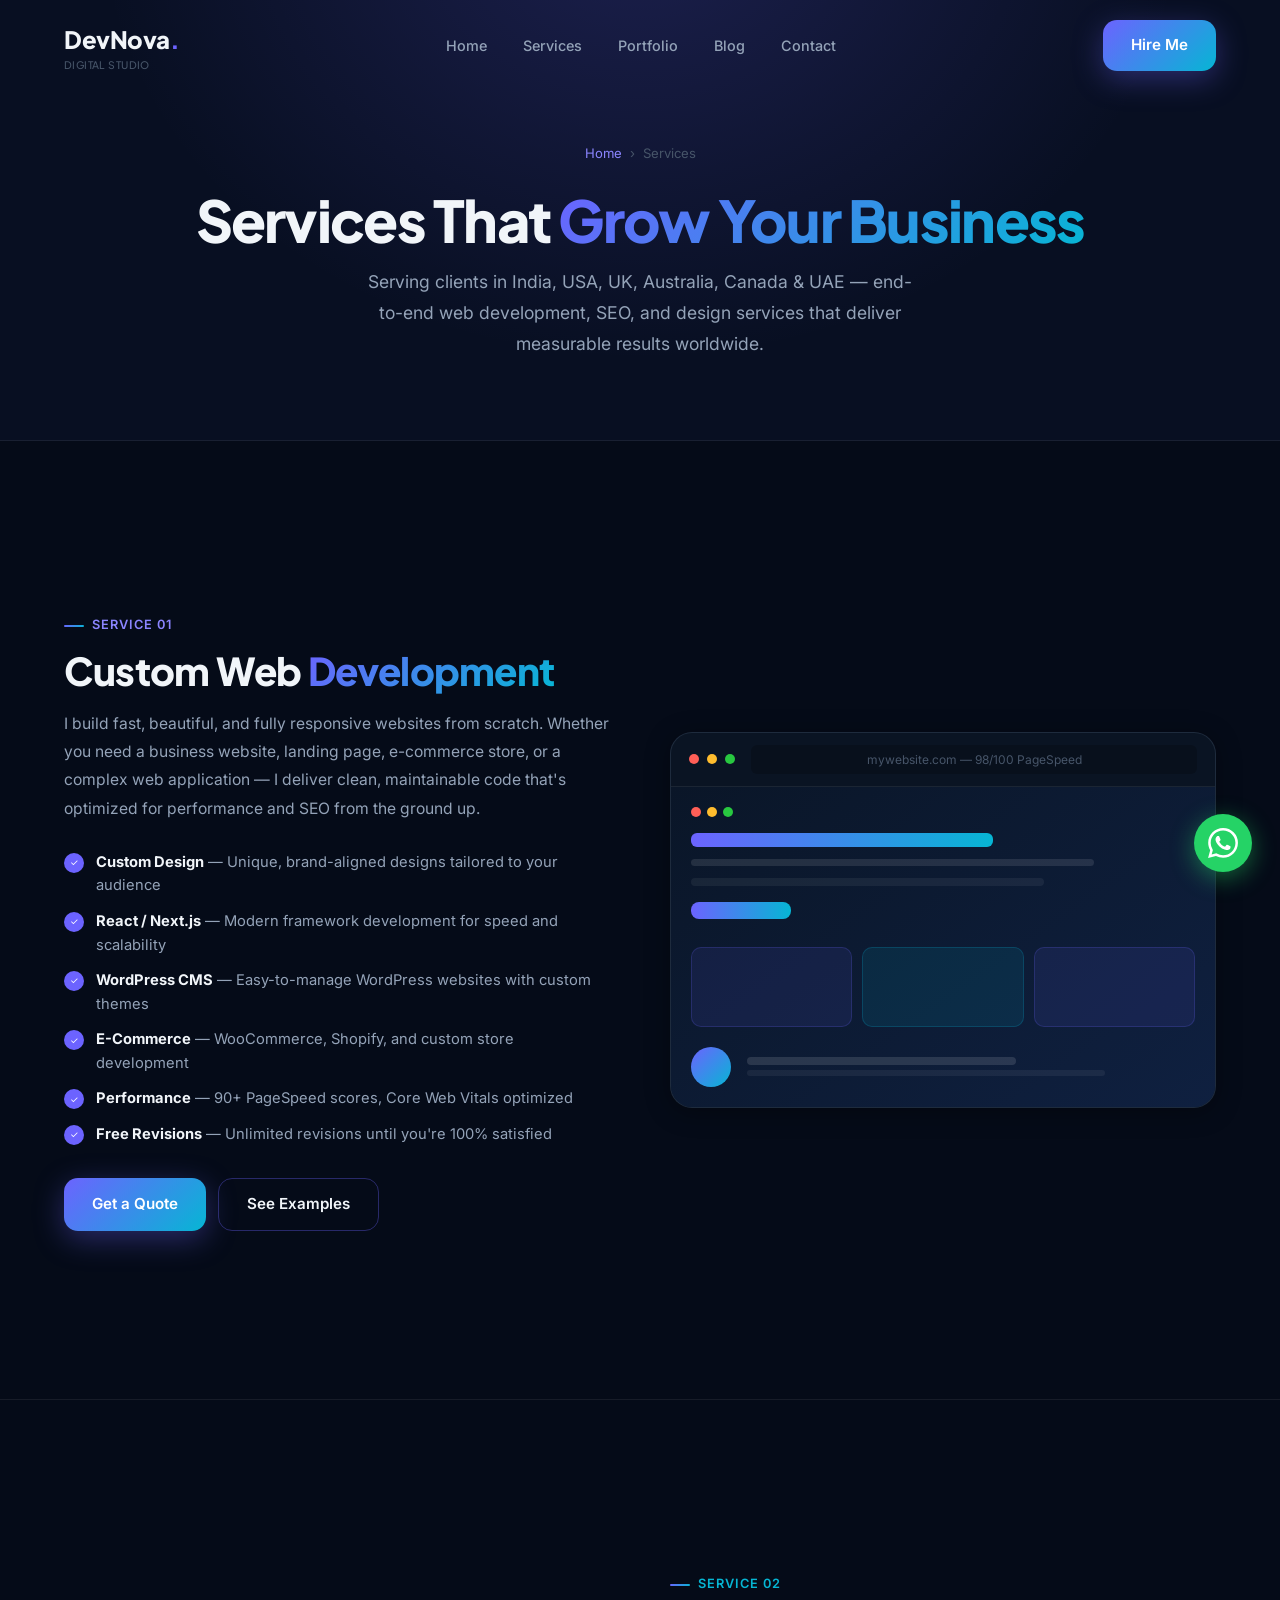
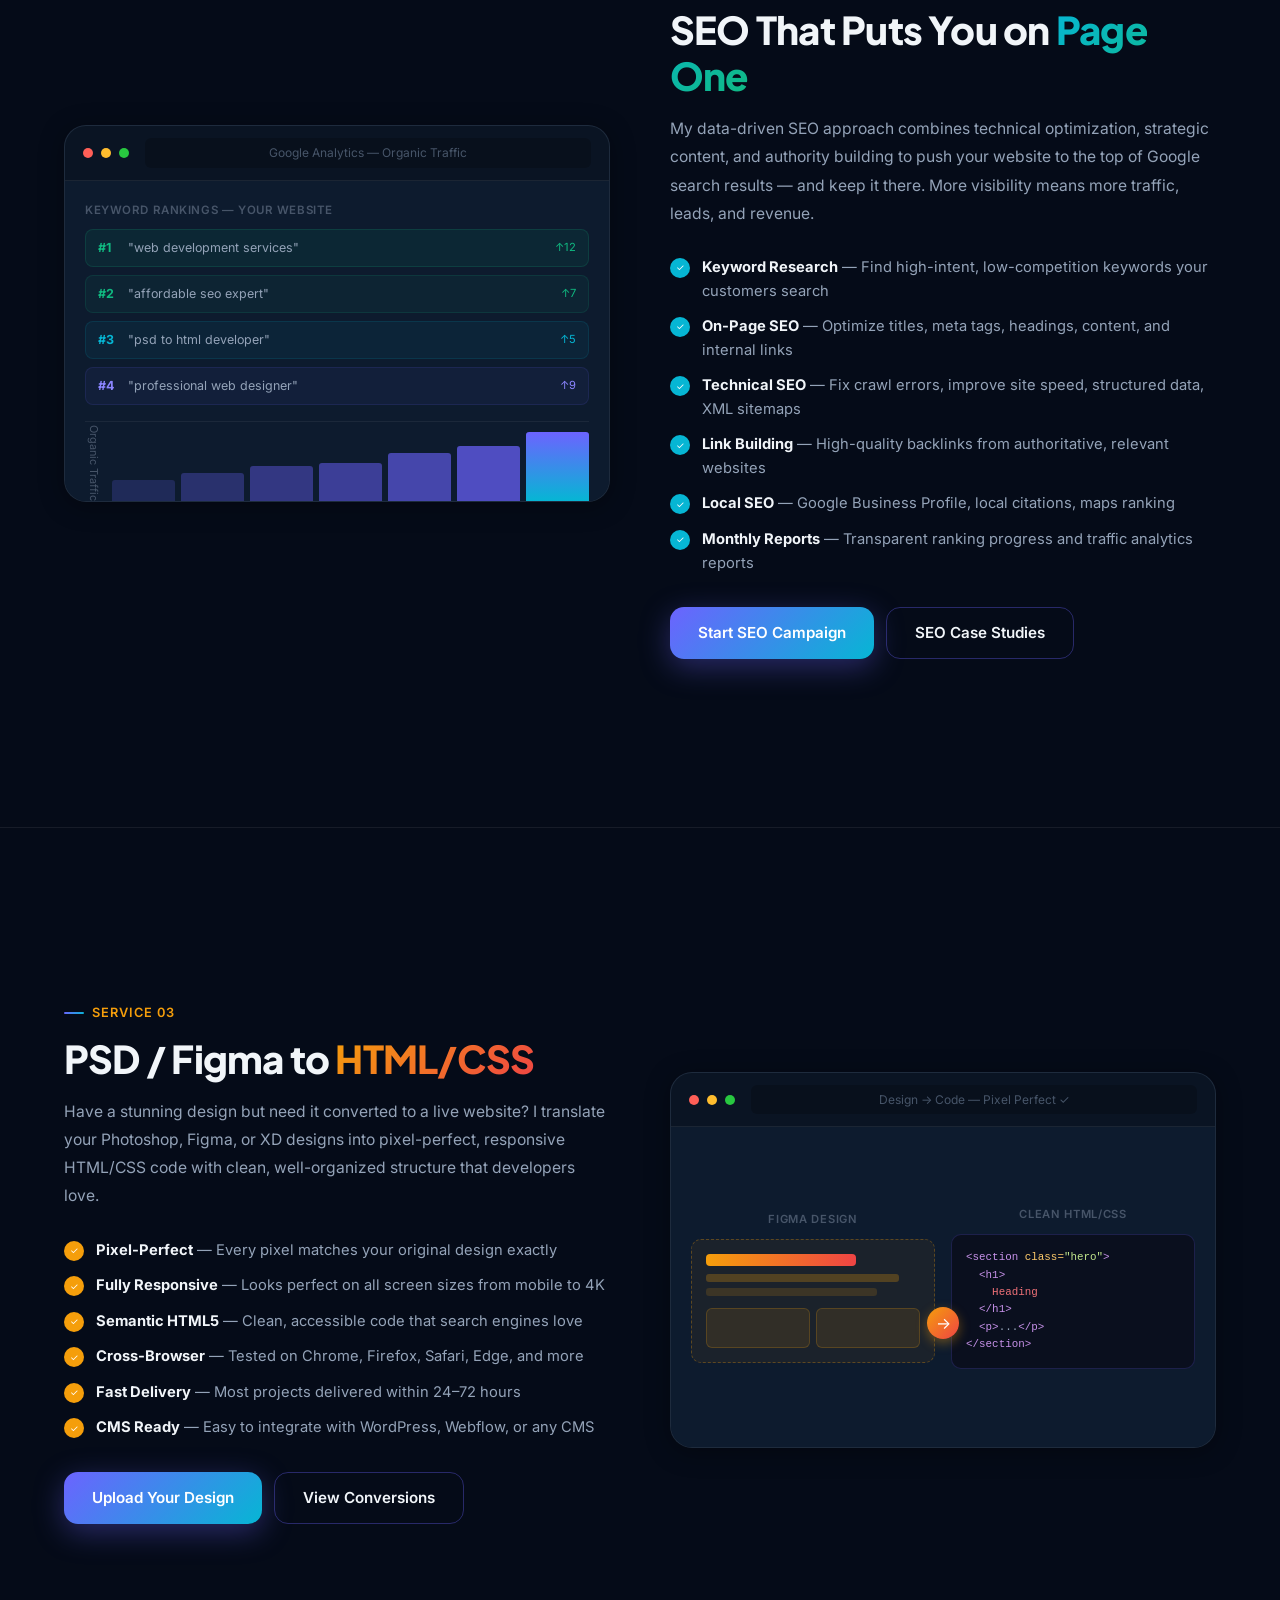
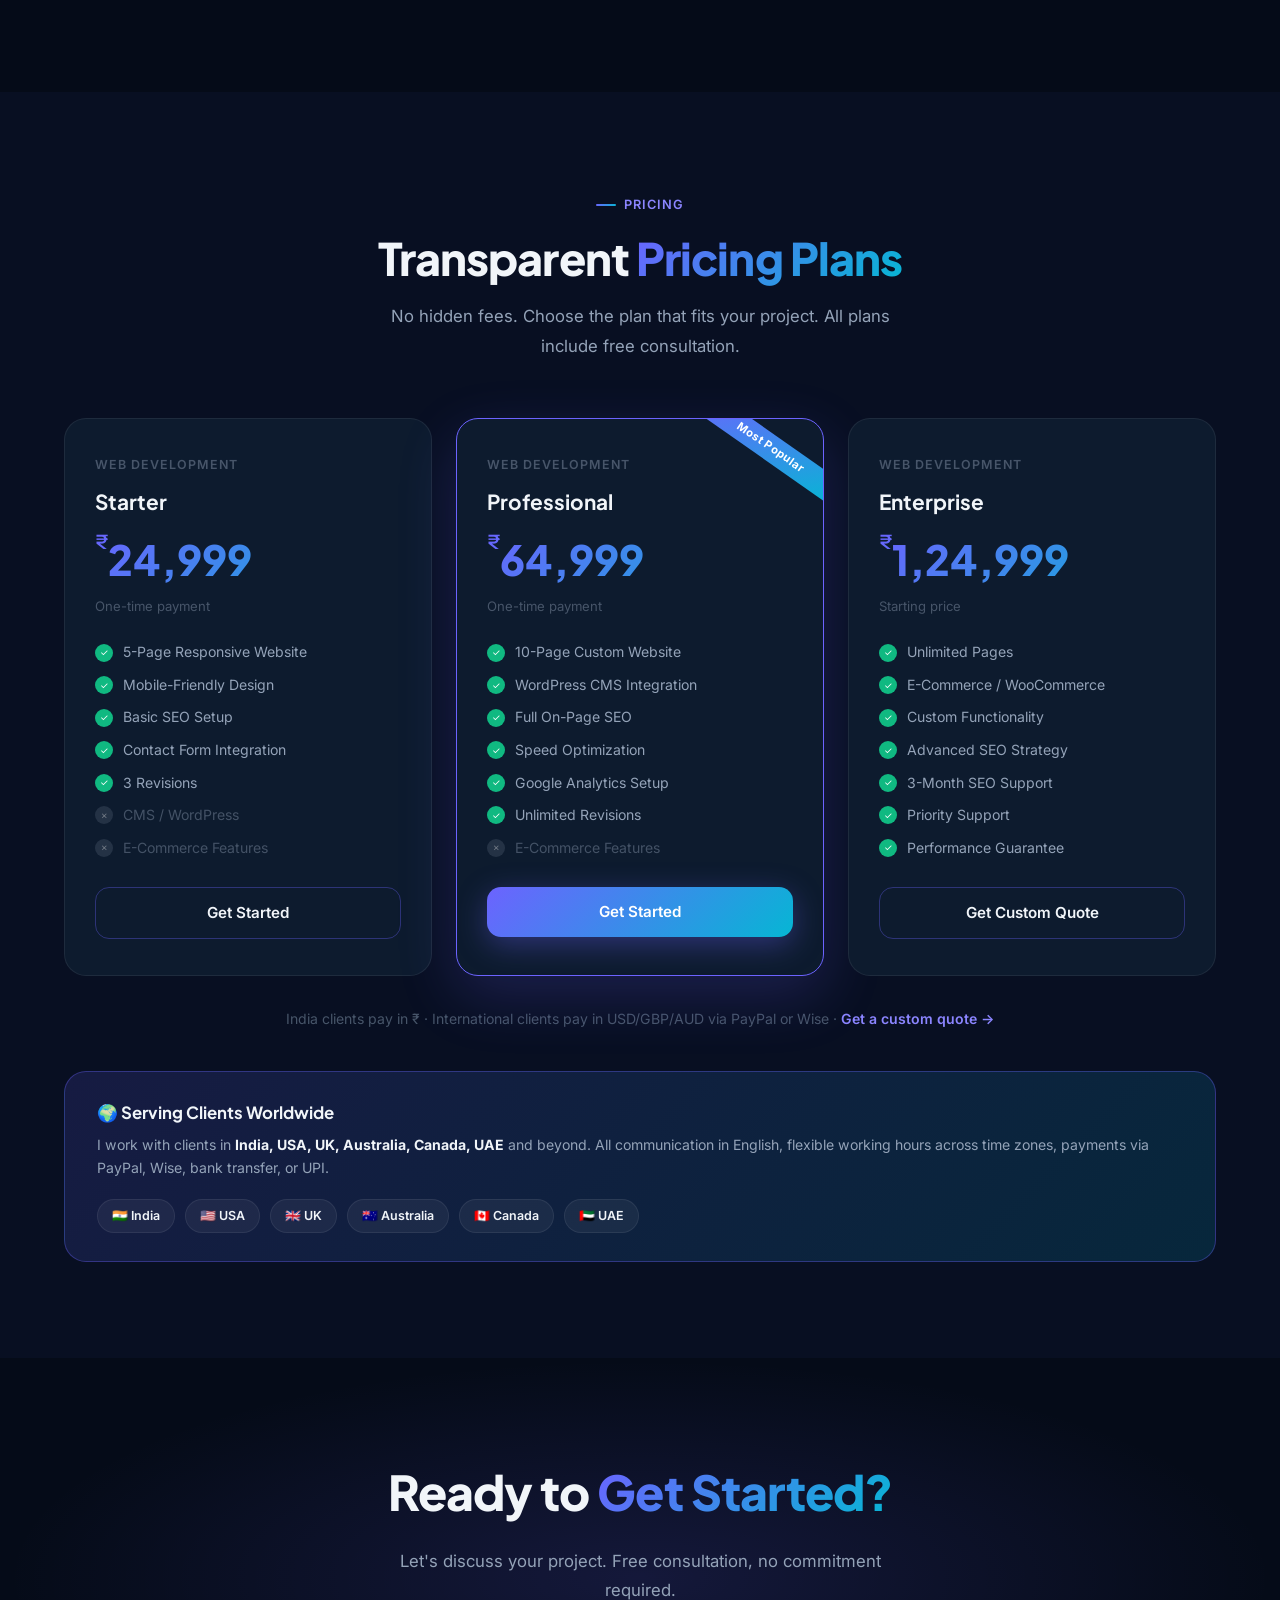
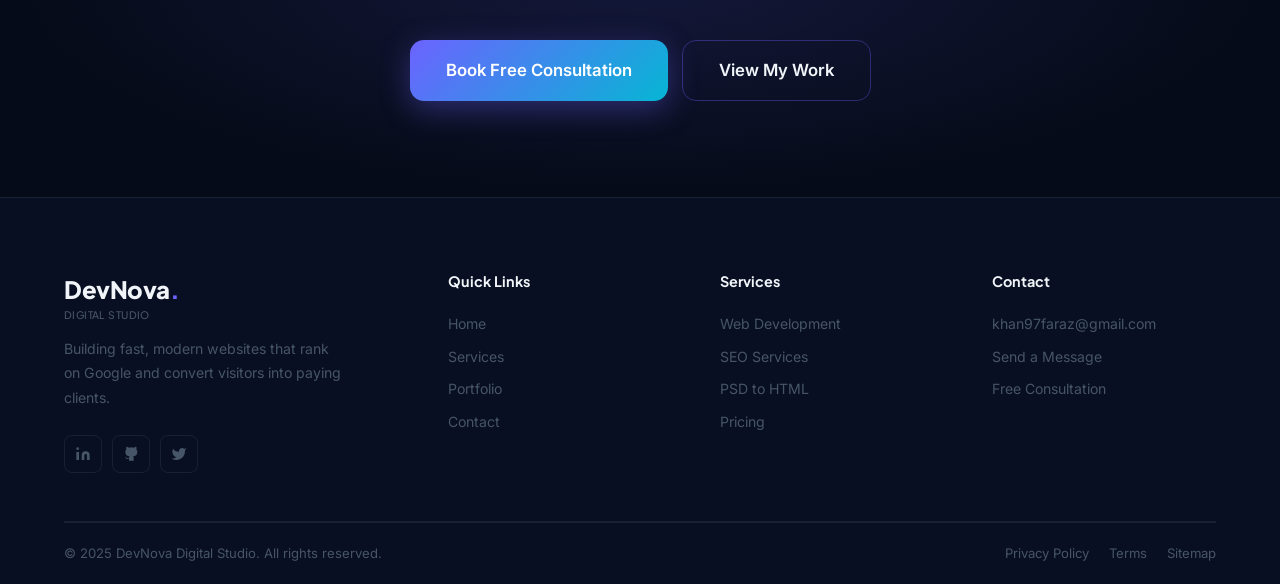
<file: services.html>
<!DOCTYPE html>
<html lang="en">
<head>
  <meta charset="UTF-8" />
  <meta name="viewport" content="width=device-width, initial-scale=1.0" />

  <!-- ===== GOOGLE ANALYTICS GA4 ===== -->
  <script async src="https://www.googletagmanager.com/gtag/js?id=G-7RZJL641LN"></script>
  <script>
    window.dataLayer = window.dataLayer || [];
    function gtag(){dataLayer.push(arguments);}
    gtag('js', new Date());
    gtag('config', 'G-7RZJL641LN');
  </script>

  <title>Web Development, SEO & PSD to HTML Services — India & Worldwide | DevNova</title>
  <meta name="description" content="Expert web development (₹24,999), SEO & PSD to HTML services for India, USA, UK, Australia & UAE. Affordable pricing, fast delivery, 100% satisfaction. Get a free quote today." />
  <meta name="keywords" content="web development services india, professional SEO services, PSD to HTML conversion service, hire web developer india usa uk, affordable web development india, freelance seo expert, wordpress development india, web design agency, psd to html developer worldwide" />
  <meta name="robots" content="index, follow, max-snippet:-1, max-image-preview:large" />
  <meta name="theme-color" content="#6C63FF" />
  <meta name="language" content="English" />
  <meta name="geo.region" content="IN" />
  <meta name="google-site-verification" content="YdTgZyfmlsxTux8rIy8F26vMkPtCJ-BFz233p8TedxY" />
  <link rel="canonical" href="https://portfolioweb-mauve-zeta.vercel.app/services.html" />
  <link rel="alternate" hreflang="en" href="https://portfolioweb-mauve-zeta.vercel.app/services.html" />
  <link rel="alternate" hreflang="en-IN" href="https://portfolioweb-mauve-zeta.vercel.app/services.html" />
  <link rel="alternate" hreflang="x-default" href="https://portfolioweb-mauve-zeta.vercel.app/services.html" />

  <meta property="og:type" content="website" />
  <meta property="og:url" content="https://portfolioweb-mauve-zeta.vercel.app/services.html" />
  <meta property="og:title" content="Web Development, SEO & PSD to HTML Services — India & Worldwide | DevNova" />
  <meta property="og:description" content="Expert web development, SEO & PSD to HTML services for India, USA, UK, Australia & worldwide. Starting ₹24,999. Free consultation." />
  <meta property="og:image" content="https://portfolioweb-mauve-zeta.vercel.app/og-image.jpg" />
  <meta property="og:site_name" content="DevNova Digital Studio" />
  <meta name="twitter:card" content="summary_large_image" />
  <meta name="twitter:title" content="Web Development, SEO & PSD to HTML — DevNova" />
  <meta name="twitter:description" content="Professional web development & SEO services for India, USA, UK, Australia & worldwide. Free consultation." />

  <!-- ===== SCHEMA: BreadcrumbList ===== -->
  <script type="application/ld+json">
  {
    "@context": "https://schema.org",
    "@type": "BreadcrumbList",
    "itemListElement": [
      { "@type": "ListItem", "position": 1, "name": "Home", "item": "https://portfolioweb-mauve-zeta.vercel.app/" },
      { "@type": "ListItem", "position": 2, "name": "Services", "item": "https://portfolioweb-mauve-zeta.vercel.app/services.html" }
    ]
  }
  </script>

  <!-- ===== SCHEMA: Service Offerings with Pricing ===== -->
  <script type="application/ld+json">
  {
    "@context": "https://schema.org",
    "@type": "ItemList",
    "name": "Web Services by DevNova Digital Studio",
    "itemListElement": [
      {
        "@type": "ListItem",
        "position": 1,
        "item": {
          "@type": "Service",
          "name": "Custom Web Development",
          "description": "Custom, fast, fully responsive websites built with modern technologies. Includes SEO setup, CMS integration, and performance optimization.",
          "provider": { "@type": "Organization", "name": "DevNova Digital Studio" },
          "areaServed": ["India", "United States", "United Kingdom", "Australia"],
          "offers": { "@type": "AggregateOffer", "priceCurrency": "INR", "lowPrice": "24999", "highPrice": "124999" }
        }
      },
      {
        "@type": "ListItem",
        "position": 2,
        "item": {
          "@type": "Service",
          "name": "SEO Services",
          "description": "Data-driven SEO strategies including keyword research, on-page SEO, technical SEO, link building, local SEO, and monthly reports.",
          "provider": { "@type": "Organization", "name": "DevNova Digital Studio" },
          "areaServed": ["India", "United States", "United Kingdom", "Australia"]
        }
      },
      {
        "@type": "ListItem",
        "position": 3,
        "item": {
          "@type": "Service",
          "name": "PSD to HTML Conversion",
          "description": "Pixel-perfect conversion of Figma, PSD, and Adobe XD designs into clean, semantic, responsive HTML & CSS code. Delivered in 24–72 hours.",
          "provider": { "@type": "Organization", "name": "DevNova Digital Studio" },
          "areaServed": ["India", "United States", "United Kingdom", "Australia"]
        }
      }
    ]
  }
  </script>

  <!-- ===== SCHEMA: FAQ for Services ===== -->
  <script type="application/ld+json">
  {
    "@context": "https://schema.org",
    "@type": "FAQPage",
    "mainEntity": [
      {
        "@type": "Question",
        "name": "What is included in your web development service?",
        "acceptedAnswer": { "@type": "Answer", "text": "Our web development service includes custom responsive design, mobile optimization, SEO setup (meta tags, schema, sitemap), contact forms, CMS integration (WordPress), speed optimization, cross-browser testing, and free revisions. Hosting setup is also available." }
      },
      {
        "@type": "Question",
        "name": "How much does web development cost in India?",
        "acceptedAnswer": { "@type": "Answer", "text": "Our Starter plan costs ₹24,999 (5 pages), Professional plan ₹64,999 (10 pages + WordPress), and Enterprise plan ₹1,24,999+ (unlimited pages + e-commerce). International clients can pay in USD, GBP, or AUD via PayPal or Wise." }
      },
      {
        "@type": "Question",
        "name": "How long does SEO take to show results?",
        "acceptedAnswer": { "@type": "Answer", "text": "Most clients start seeing measurable ranking improvements within 2–3 months. Significant results — top 3 positions for competitive keywords — typically happen at the 4–6 month mark. We provide monthly reports to track every step." }
      },
      {
        "@type": "Question",
        "name": "What file formats do you accept for PSD to HTML?",
        "acceptedAnswer": { "@type": "Answer", "text": "We accept Figma, Adobe Photoshop (PSD), Adobe XD, Sketch, InVision, and high-quality image/PDF designs. The output is clean, semantic HTML5/CSS3 with full responsiveness." }
      },
      {
        "@type": "Question",
        "name": "Do you offer WordPress development?",
        "acceptedAnswer": { "@type": "Answer", "text": "Yes. We build fully custom WordPress themes from scratch or convert PSD/Figma designs to WordPress. All our WordPress sites are fast, SEO-optimised, and easy to manage via the WordPress dashboard." }
      }
    ]
  }
  </script>

  <link rel="icon" type="image/svg+xml" href="data:image/svg+xml,<svg xmlns='http://www.w3.org/2000/svg' viewBox='0 0 32 32'><rect width='32' height='32' rx='8' fill='%236C63FF'/><text x='50%25' y='54%25' font-family='Arial' font-weight='900' font-size='18' fill='white' text-anchor='middle' dominant-baseline='middle'>F</text></svg>" />
  <link rel="preconnect" href="https://fonts.googleapis.com" />
  <link rel="preconnect" href="https://fonts.gstatic.com" crossorigin />
  <link rel="stylesheet" href="css/style.css" />
  <style>
    .service-screenshot { position: relative; overflow: hidden; }
    .svc-mock { width: 100%; height: 100%; padding: 20px; display: flex; flex-direction: column; gap: 12px; }
    .svc-mock-bar { display: flex; gap: 6px; margin-bottom: 4px; }
    .svc-mock-dot { width: 10px; height: 10px; border-radius: 50%; }
    .svc-row { display: flex; gap: 10px; }
    .svc-block { border-radius: 6px; }
    .pricing-grid { display: grid; grid-template-columns: repeat(3,1fr); gap: 24px; }
    .price-card {
      background: var(--bg-card);
      border: 1px solid var(--border);
      border-radius: var(--radius-lg);
      padding: 36px 30px;
      transition: var(--transition);
      position: relative;
      overflow: hidden;
    }
    .price-card.featured {
      border-color: var(--accent);
      box-shadow: var(--shadow-accent);
    }
    .price-card.featured::before {
      content: 'Most Popular';
      position: absolute;
      top: 16px;
      right: -28px;
      background: var(--gradient);
      color: #fff;
      font-size: 0.7rem;
      font-weight: 700;
      padding: 4px 40px;
      transform: rotate(35deg);
      letter-spacing: 0.05em;
    }
    .price-card:hover { transform: translateY(-4px); }
    .price-label { font-size: 0.78rem; font-weight: 600; letter-spacing: 0.08em; text-transform: uppercase; color: var(--text-muted); margin-bottom: 10px; }
    .price-title { font-family: var(--font-display); font-size: 1.3rem; font-weight: 700; margin-bottom: 8px; }
    .price-amount { font-family: var(--font-display); font-size: 2.6rem; font-weight: 800; margin-bottom: 4px; }
    .price-amount sup { font-size: 1.2rem; font-weight: 600; vertical-align: top; margin-top: 8px; }
    .price-period { font-size: 0.82rem; color: var(--text-muted); margin-bottom: 24px; }
    .price-features { display: flex; flex-direction: column; gap: 10px; margin-bottom: 28px; }
    .price-feature { display: flex; align-items: center; gap: 10px; font-size: 0.88rem; color: var(--text-secondary); }
    .price-feature.no { opacity: 0.4; }
    .price-feature .check { width: 18px; height: 18px; border-radius: 50%; display: flex; align-items: center; justify-content: center; font-size: 0.6rem; color: #fff; flex-shrink: 0; }
    .check-y { background: var(--green); }
    .check-n { background: var(--text-muted); }
    @media(max-width:900px) { .pricing-grid { grid-template-columns: 1fr; } }
  </style>
</head>

<body>

<nav class="navbar" id="navbar">
  <div class="container">
    <div class="nav-inner">
      <a href="index.html" class="nav-logo">
        <div class="logo-stack">
          <span>DevNova<span class="dot">.</span></span>
          <span class="logo-sub">Digital Studio</span>
        </div>
      </a>
      <ul class="nav-links">
        <li><a href="index.html">Home</a></li>
        <li><a href="services.html" class="active">Services</a></li>
        <li><a href="portfolio.html">Portfolio</a></li>
        <li><a href="blog/index.html">Blog</a></li>
        <li><a href="contact.html">Contact</a></li>
      </ul>
      <div class="nav-actions">
        <a href="contact.html" class="btn btn-primary">Hire Me</a>
        <button class="nav-hamburger" id="hamburger" aria-label="Toggle menu"><span></span><span></span><span></span></button>
      </div>
    </div>
  </div>
</nav>

<div class="mobile-menu" id="mobileMenu">
  <a href="index.html">Home</a>
  <a href="services.html">Services</a>
  <a href="portfolio.html">Portfolio</a>
  <a href="blog/index.html">Blog</a>
  <a href="contact.html">Contact</a>
  <a href="contact.html" class="btn btn-primary" style="margin-top:16px;">Hire Me</a>
</div>


<!-- PAGE HERO -->
<header class="page-hero">
  <div class="page-hero-bg"></div>
  <div class="container">
    <div class="page-hero-inner">
      <nav class="breadcrumb" aria-label="Breadcrumb">
        <a href="index.html">Home</a>
        <span>›</span>
        <span>Services</span>
      </nav>
      <h1 class="page-title">
        Services That <span class="text-gradient">Grow Your Business</span>
      </h1>
      <p class="page-subtitle">
        Serving clients in India, USA, UK, Australia, Canada & UAE — end-to-end web development, SEO, and design services that deliver measurable results worldwide.
      </p>
    </div>
  </div>
</header>


<!-- ===================================================
     SERVICE 1 — WEB DEVELOPMENT
====================================================== -->
<section class="section-pad" id="web-dev">
  <div class="container">
    <div class="service-detail">
      <div class="service-detail-content">
        <div class="section-label">Service 01</div>
        <h2 class="service-detail-title">
          Custom Web <span class="text-gradient">Development</span>
        </h2>
        <p class="service-detail-desc">
          I build fast, beautiful, and fully responsive websites from scratch. Whether you need a business website, landing page, e-commerce store, or a complex web application — I deliver clean, maintainable code that's optimized for performance and SEO from the ground up.
        </p>
        <ul class="service-list" aria-label="Web development service features">
          <li class="service-list-item">
            <span class="check-icon check-purple">✓</span>
            <div><strong style="color:var(--text-primary)">Custom Design</strong> — Unique, brand-aligned designs tailored to your audience</div>
          </li>
          <li class="service-list-item">
            <span class="check-icon check-purple">✓</span>
            <div><strong style="color:var(--text-primary)">React / Next.js</strong> — Modern framework development for speed and scalability</div>
          </li>
          <li class="service-list-item">
            <span class="check-icon check-purple">✓</span>
            <div><strong style="color:var(--text-primary)">WordPress CMS</strong> — Easy-to-manage WordPress websites with custom themes</div>
          </li>
          <li class="service-list-item">
            <span class="check-icon check-purple">✓</span>
            <div><strong style="color:var(--text-primary)">E-Commerce</strong> — WooCommerce, Shopify, and custom store development</div>
          </li>
          <li class="service-list-item">
            <span class="check-icon check-purple">✓</span>
            <div><strong style="color:var(--text-primary)">Performance</strong> — 90+ PageSpeed scores, Core Web Vitals optimized</div>
          </li>
          <li class="service-list-item">
            <span class="check-icon check-purple">✓</span>
            <div><strong style="color:var(--text-primary)">Free Revisions</strong> — Unlimited revisions until you're 100% satisfied</div>
          </li>
        </ul>
        <div style="display:flex;gap:12px;flex-wrap:wrap;">
          <a href="contact.html" class="btn btn-primary">Get a Quote</a>
          <a href="portfolio.html" class="btn btn-outline">See Examples</a>
        </div>
      </div>

      <div class="service-visual">
        <div class="window-bar" style="padding:12px 18px;">
          <span class="window-dot"></span><span class="window-dot"></span><span class="window-dot"></span>
          <div class="window-url">mywebsite.com — 98/100 PageSpeed</div>
        </div>
        <div class="service-screenshot">
          <div class="svc-mock" style="background:linear-gradient(145deg,#0A1628,#0F2040);">
            <div class="svc-mock-bar">
              <div class="svc-mock-dot" style="background:#FF5F57"></div>
              <div class="svc-mock-dot" style="background:#FFBD2E"></div>
              <div class="svc-mock-dot" style="background:#28C840"></div>
            </div>
            <div class="svc-block" style="height:20px;width:60%;background:linear-gradient(90deg,#6C63FF,#06B6D4);border-radius:6px;"></div>
            <div class="svc-block" style="height:10px;width:80%;background:rgba(255,255,255,0.1);"></div>
            <div class="svc-block" style="height:10px;width:70%;background:rgba(255,255,255,0.06);"></div>
            <div style="height:24px;width:100px;background:linear-gradient(90deg,#6C63FF,#06B6D4);border-radius:8px;margin-top:4px;"></div>
            <div class="svc-row" style="margin-top:16px;">
              <div class="svc-block" style="flex:1;height:80px;background:rgba(108,99,255,0.1);border:1px solid rgba(108,99,255,0.2);border-radius:10px;"></div>
              <div class="svc-block" style="flex:1;height:80px;background:rgba(6,182,212,0.1);border:1px solid rgba(6,182,212,0.2);border-radius:10px;"></div>
              <div class="svc-block" style="flex:1;height:80px;background:rgba(108,99,255,0.1);border:1px solid rgba(108,99,255,0.2);border-radius:10px;"></div>
            </div>
            <div class="svc-row" style="margin-top:8px;align-items:center;gap:16px;">
              <div style="width:40px;height:40px;border-radius:50%;background:linear-gradient(135deg,#6C63FF,#06B6D4);flex-shrink:0;"></div>
              <div style="flex:1;">
                <div style="height:8px;background:rgba(255,255,255,0.12);border-radius:4px;margin-bottom:5px;width:60%;"></div>
                <div style="height:6px;background:rgba(255,255,255,0.06);border-radius:3px;width:80%;"></div>
              </div>
            </div>
          </div>
        </div>
      </div>
    </div>
  </div>
</section>

<hr class="divider" />

<!-- ===================================================
     SERVICE 2 — SEO
====================================================== -->
<section class="section-pad" id="seo">
  <div class="container">
    <div class="service-detail reverse">
      <div class="service-detail-content">
        <div class="section-label" style="color:var(--cyan)">Service 02</div>
        <h2 class="service-detail-title">
          SEO That Puts You on <span style="background:linear-gradient(135deg,#06B6D4,#10B981);-webkit-background-clip:text;-webkit-text-fill-color:transparent;background-clip:text;">Page One</span>
        </h2>
        <p class="service-detail-desc">
          My data-driven SEO approach combines technical optimization, strategic content, and authority building to push your website to the top of Google search results — and keep it there. More visibility means more traffic, leads, and revenue.
        </p>
        <ul class="service-list">
          <li class="service-list-item">
            <span class="check-icon check-cyan">✓</span>
            <div><strong style="color:var(--text-primary)">Keyword Research</strong> — Find high-intent, low-competition keywords your customers search</div>
          </li>
          <li class="service-list-item">
            <span class="check-icon check-cyan">✓</span>
            <div><strong style="color:var(--text-primary)">On-Page SEO</strong> — Optimize titles, meta tags, headings, content, and internal links</div>
          </li>
          <li class="service-list-item">
            <span class="check-icon check-cyan">✓</span>
            <div><strong style="color:var(--text-primary)">Technical SEO</strong> — Fix crawl errors, improve site speed, structured data, XML sitemaps</div>
          </li>
          <li class="service-list-item">
            <span class="check-icon check-cyan">✓</span>
            <div><strong style="color:var(--text-primary)">Link Building</strong> — High-quality backlinks from authoritative, relevant websites</div>
          </li>
          <li class="service-list-item">
            <span class="check-icon check-cyan">✓</span>
            <div><strong style="color:var(--text-primary)">Local SEO</strong> — Google Business Profile, local citations, maps ranking</div>
          </li>
          <li class="service-list-item">
            <span class="check-icon check-cyan">✓</span>
            <div><strong style="color:var(--text-primary)">Monthly Reports</strong> — Transparent ranking progress and traffic analytics reports</div>
          </li>
        </ul>
        <div style="display:flex;gap:12px;flex-wrap:wrap;">
          <a href="contact.html" class="btn btn-primary">Start SEO Campaign</a>
          <a href="portfolio.html" class="btn btn-outline">SEO Case Studies</a>
        </div>
      </div>

      <div class="service-visual">
        <div class="window-bar" style="padding:12px 18px;">
          <span class="window-dot"></span><span class="window-dot"></span><span class="window-dot"></span>
          <div class="window-url">Google Analytics — Organic Traffic</div>
        </div>
        <div class="service-screenshot">
          <div style="background:#0D1B2E;padding:20px;height:320px;position:relative;overflow:hidden;">
            <!-- Keyword rankings mockup -->
            <div style="margin-bottom:16px;">
              <div style="font-size:0.72rem;color:#475569;margin-bottom:10px;letter-spacing:0.05em;text-transform:uppercase;font-weight:600;">Keyword Rankings — Your Website</div>
              <div style="display:flex;flex-direction:column;gap:8px;">
                <div style="display:flex;align-items:center;gap:10px;background:rgba(16,185,129,0.08);border:1px solid rgba(16,185,129,0.15);border-radius:8px;padding:8px 12px;">
                  <span style="font-size:0.78rem;color:#10B981;font-weight:700;width:20px;">#1</span>
                  <span style="font-size:0.78rem;color:#94A3B8;flex:1;">"web development services"</span>
                  <span style="font-size:0.7rem;color:#10B981;">↑12</span>
                </div>
                <div style="display:flex;align-items:center;gap:10px;background:rgba(16,185,129,0.06);border:1px solid rgba(16,185,129,0.12);border-radius:8px;padding:8px 12px;">
                  <span style="font-size:0.78rem;color:#10B981;font-weight:700;width:20px;">#2</span>
                  <span style="font-size:0.78rem;color:#94A3B8;flex:1;">"affordable seo expert"</span>
                  <span style="font-size:0.7rem;color:#10B981;">↑7</span>
                </div>
                <div style="display:flex;align-items:center;gap:10px;background:rgba(6,182,212,0.06);border:1px solid rgba(6,182,212,0.12);border-radius:8px;padding:8px 12px;">
                  <span style="font-size:0.78rem;color:#06B6D4;font-weight:700;width:20px;">#3</span>
                  <span style="font-size:0.78rem;color:#94A3B8;flex:1;">"psd to html developer"</span>
                  <span style="font-size:0.7rem;color:#06B6D4;">↑5</span>
                </div>
                <div style="display:flex;align-items:center;gap:10px;background:rgba(108,99,255,0.06);border:1px solid rgba(108,99,255,0.12);border-radius:8px;padding:8px 12px;">
                  <span style="font-size:0.78rem;color:#8B85FF;font-weight:700;width:20px;">#4</span>
                  <span style="font-size:0.78rem;color:#94A3B8;flex:1;">"professional web designer"</span>
                  <span style="font-size:0.7rem;color:#8B85FF;">↑9</span>
                </div>
              </div>
            </div>
            <div style="display:flex;align-items:flex-end;gap:6px;height:80px;padding-top:10px;border-top:1px solid rgba(255,255,255,0.06);">
              <div style="font-size:0.68rem;color:#475569;writing-mode:vertical-rl;margin-right:4px;white-space:nowrap;">Organic Traffic</div>
              <div style="flex:1;background:rgba(108,99,255,0.2);border-radius:3px 3px 0 0;height:30%;"></div>
              <div style="flex:1;background:rgba(108,99,255,0.3);border-radius:3px 3px 0 0;height:40%;"></div>
              <div style="flex:1;background:rgba(108,99,255,0.4);border-radius:3px 3px 0 0;height:50%;"></div>
              <div style="flex:1;background:rgba(108,99,255,0.5);border-radius:3px 3px 0 0;height:55%;"></div>
              <div style="flex:1;background:rgba(108,99,255,0.6);border-radius:3px 3px 0 0;height:70%;"></div>
              <div style="flex:1;background:rgba(108,99,255,0.7);border-radius:3px 3px 0 0;height:80%;"></div>
              <div style="flex:1;background:linear-gradient(180deg,#6C63FF,#06B6D4);border-radius:3px 3px 0 0;height:100%;"></div>
            </div>
          </div>
        </div>
      </div>
    </div>
  </div>
</section>

<hr class="divider" />

<!-- ===================================================
     SERVICE 3 — PSD TO HTML
====================================================== -->
<section class="section-pad" id="psd">
  <div class="container">
    <div class="service-detail">
      <div class="service-detail-content">
        <div class="section-label" style="color:var(--orange)">Service 03</div>
        <h2 class="service-detail-title">
          PSD / Figma to <span style="background:linear-gradient(135deg,#F59E0B,#EF4444);-webkit-background-clip:text;-webkit-text-fill-color:transparent;background-clip:text;">HTML/CSS</span>
        </h2>
        <p class="service-detail-desc">
          Have a stunning design but need it converted to a live website? I translate your Photoshop, Figma, or XD designs into pixel-perfect, responsive HTML/CSS code with clean, well-organized structure that developers love.
        </p>
        <ul class="service-list">
          <li class="service-list-item">
            <span class="check-icon check-orange">✓</span>
            <div><strong style="color:var(--text-primary)">Pixel-Perfect</strong> — Every pixel matches your original design exactly</div>
          </li>
          <li class="service-list-item">
            <span class="check-icon check-orange">✓</span>
            <div><strong style="color:var(--text-primary)">Fully Responsive</strong> — Looks perfect on all screen sizes from mobile to 4K</div>
          </li>
          <li class="service-list-item">
            <span class="check-icon check-orange">✓</span>
            <div><strong style="color:var(--text-primary)">Semantic HTML5</strong> — Clean, accessible code that search engines love</div>
          </li>
          <li class="service-list-item">
            <span class="check-icon check-orange">✓</span>
            <div><strong style="color:var(--text-primary)">Cross-Browser</strong> — Tested on Chrome, Firefox, Safari, Edge, and more</div>
          </li>
          <li class="service-list-item">
            <span class="check-icon check-orange">✓</span>
            <div><strong style="color:var(--text-primary)">Fast Delivery</strong> — Most projects delivered within 24–72 hours</div>
          </li>
          <li class="service-list-item">
            <span class="check-icon check-orange">✓</span>
            <div><strong style="color:var(--text-primary)">CMS Ready</strong> — Easy to integrate with WordPress, Webflow, or any CMS</div>
          </li>
        </ul>
        <div style="display:flex;gap:12px;flex-wrap:wrap;">
          <a href="contact.html" class="btn btn-primary">Upload Your Design</a>
          <a href="portfolio.html" class="btn btn-outline">View Conversions</a>
        </div>
      </div>

      <div class="service-visual">
        <div class="window-bar" style="padding:12px 18px;">
          <span class="window-dot"></span><span class="window-dot"></span><span class="window-dot"></span>
          <div class="window-url">Design → Code — Pixel Perfect ✓</div>
        </div>
        <div class="service-screenshot">
          <div style="background:#0D1B2E;padding:20px;height:320px;display:grid;grid-template-columns:1fr 1fr;gap:16px;align-items:center;">
            <!-- Design side -->
            <div>
              <div style="font-size:0.7rem;color:#475569;text-transform:uppercase;letter-spacing:0.06em;font-weight:600;margin-bottom:10px;text-align:center;">Figma Design</div>
              <div style="background:rgba(245,158,11,0.06);border:1px dashed rgba(245,158,11,0.3);border-radius:10px;padding:14px;">
                <div style="height:12px;background:linear-gradient(90deg,#F59E0B,#EF4444);border-radius:4px;margin-bottom:8px;width:70%;"></div>
                <div style="height:8px;background:rgba(245,158,11,0.25);border-radius:3px;margin-bottom:6px;width:90%;"></div>
                <div style="height:8px;background:rgba(245,158,11,0.15);border-radius:3px;margin-bottom:12px;width:80%;"></div>
                <div style="display:flex;gap:6px;">
                  <div style="flex:1;height:40px;border-radius:6px;background:rgba(245,158,11,0.1);border:1px solid rgba(245,158,11,0.2);"></div>
                  <div style="flex:1;height:40px;border-radius:6px;background:rgba(245,158,11,0.1);border:1px solid rgba(245,158,11,0.2);"></div>
                </div>
              </div>
            </div>
            <!-- Arrow -->
            <div style="position:absolute;left:50%;transform:translateX(-50%);z-index:2;top:50%;margin-top:20px;">
              <div style="background:linear-gradient(135deg,#F59E0B,#EF4444);width:32px;height:32px;border-radius:50%;display:flex;align-items:center;justify-content:center;color:white;font-size:1rem;box-shadow:0 4px 12px rgba(245,158,11,0.4);">→</div>
            </div>
            <!-- Code side -->
            <div>
              <div style="font-size:0.7rem;color:#475569;text-transform:uppercase;letter-spacing:0.06em;font-weight:600;margin-bottom:10px;text-align:center;">Clean HTML/CSS</div>
              <div style="background:#0A0F1E;border:1px solid rgba(108,99,255,0.2);border-radius:10px;padding:14px;font-family:monospace;font-size:0.68rem;color:#94A3B8;line-height:1.6;">
                <span style="color:#C792EA">&lt;section</span> <span style="color:#FFCB6B">class=</span><span style="color:#C3E88D">"hero"</span><span style="color:#C792EA">&gt;</span><br/>
                &nbsp;&nbsp;<span style="color:#C792EA">&lt;h1&gt;</span><br/>
                &nbsp;&nbsp;&nbsp;&nbsp;<span style="color:#F07178">Heading</span><br/>
                &nbsp;&nbsp;<span style="color:#C792EA">&lt;/h1&gt;</span><br/>
                &nbsp;&nbsp;<span style="color:#C792EA">&lt;p&gt;</span>...</span><span style="color:#C792EA">&lt;/p&gt;</span><br/>
                <span style="color:#C792EA">&lt;/section&gt;</span>
              </div>
            </div>
          </div>
        </div>
      </div>
    </div>
  </div>
</section>


<!-- ===================================================
     PRICING
====================================================== -->
<section class="section-pad" style="background:var(--bg-secondary);" id="pricing">
  <div class="container">
    <div class="section-header center">
      <div class="section-label">Pricing</div>
      <h2 class="section-title">
        Transparent <span class="text-gradient">Pricing Plans</span>
      </h2>
      <p class="section-desc">No hidden fees. Choose the plan that fits your project. All plans include free consultation.</p>
    </div>

    <div class="pricing-grid">
      <!-- Starter -->
      <div class="price-card animate-on-scroll">
        <div class="price-label">Web Development</div>
        <div class="price-title">Starter</div>
        <div class="price-amount text-gradient"><sup>₹</sup>24,999</div>
        <div class="price-period">One-time payment</div>
        <ul class="price-features">
          <li class="price-feature"><span class="check check-y">✓</span> 5-Page Responsive Website</li>
          <li class="price-feature"><span class="check check-y">✓</span> Mobile-Friendly Design</li>
          <li class="price-feature"><span class="check check-y">✓</span> Basic SEO Setup</li>
          <li class="price-feature"><span class="check check-y">✓</span> Contact Form Integration</li>
          <li class="price-feature"><span class="check check-y">✓</span> 3 Revisions</li>
          <li class="price-feature no"><span class="check check-n">✗</span> CMS / WordPress</li>
          <li class="price-feature no"><span class="check check-n">✗</span> E-Commerce Features</li>
        </ul>
        <a href="contact.html" class="btn btn-outline" style="width:100%;justify-content:center;">Get Started</a>
      </div>

      <!-- Professional (Featured) -->
      <div class="price-card featured animate-on-scroll delay-1">
        <div class="price-label">Web Development</div>
        <div class="price-title">Professional</div>
        <div class="price-amount text-gradient"><sup>₹</sup>64,999</div>
        <div class="price-period">One-time payment</div>
        <ul class="price-features">
          <li class="price-feature"><span class="check check-y">✓</span> 10-Page Custom Website</li>
          <li class="price-feature"><span class="check check-y">✓</span> WordPress CMS Integration</li>
          <li class="price-feature"><span class="check check-y">✓</span> Full On-Page SEO</li>
          <li class="price-feature"><span class="check check-y">✓</span> Speed Optimization</li>
          <li class="price-feature"><span class="check check-y">✓</span> Google Analytics Setup</li>
          <li class="price-feature"><span class="check check-y">✓</span> Unlimited Revisions</li>
          <li class="price-feature no"><span class="check check-n">✗</span> E-Commerce Features</li>
        </ul>
        <a href="contact.html" class="btn btn-primary" style="width:100%;justify-content:center;">Get Started</a>
      </div>

      <!-- Enterprise -->
      <div class="price-card animate-on-scroll delay-2">
        <div class="price-label">Web Development</div>
        <div class="price-title">Enterprise</div>
        <div class="price-amount text-gradient"><sup>₹</sup>1,24,999</div>
        <div class="price-period">Starting price</div>
        <ul class="price-features">
          <li class="price-feature"><span class="check check-y">✓</span> Unlimited Pages</li>
          <li class="price-feature"><span class="check check-y">✓</span> E-Commerce / WooCommerce</li>
          <li class="price-feature"><span class="check check-y">✓</span> Custom Functionality</li>
          <li class="price-feature"><span class="check check-y">✓</span> Advanced SEO Strategy</li>
          <li class="price-feature"><span class="check check-y">✓</span> 3-Month SEO Support</li>
          <li class="price-feature"><span class="check check-y">✓</span> Priority Support</li>
          <li class="price-feature"><span class="check check-y">✓</span> Performance Guarantee</li>
        </ul>
        <a href="contact.html" class="btn btn-outline" style="width:100%;justify-content:center;">Get Custom Quote</a>
      </div>
    </div>

    <p style="text-align:center;margin-top:32px;font-size:0.88rem;color:var(--text-muted);">
      India clients pay in ₹ · International clients pay in USD/GBP/AUD via PayPal or Wise · <a href="contact.html" style="color:var(--accent-light);font-weight:600;">Get a custom quote →</a>
    </p>

    <!-- International clients strip -->
    <div style="margin-top:40px;background:var(--gradient-soft);border:1px solid var(--border-accent);border-radius:var(--radius-lg);padding:28px 32px;display:flex;align-items:center;justify-content:space-between;flex-wrap:wrap;gap:20px;">
      <div>
        <div style="font-family:var(--font-display);font-size:1.05rem;font-weight:700;margin-bottom:6px;">🌍 Serving Clients Worldwide</div>
        <div style="font-size:0.88rem;color:var(--text-secondary);line-height:1.65;">I work with clients in <strong style="color:var(--text-primary)">India, USA, UK, Australia, Canada, UAE</strong> and beyond. All communication in English, flexible working hours across time zones, payments via PayPal, Wise, bank transfer, or UPI.</div>
      </div>
      <div style="display:flex;gap:10px;flex-wrap:wrap;flex-shrink:0;">
        <span style="padding:6px 14px;background:rgba(255,255,255,0.05);border:1px solid var(--border);border-radius:100px;font-size:0.78rem;font-weight:600;">🇮🇳 India</span>
        <span style="padding:6px 14px;background:rgba(255,255,255,0.05);border:1px solid var(--border);border-radius:100px;font-size:0.78rem;font-weight:600;">🇺🇸 USA</span>
        <span style="padding:6px 14px;background:rgba(255,255,255,0.05);border:1px solid var(--border);border-radius:100px;font-size:0.78rem;font-weight:600;">🇬🇧 UK</span>
        <span style="padding:6px 14px;background:rgba(255,255,255,0.05);border:1px solid var(--border);border-radius:100px;font-size:0.78rem;font-weight:600;">🇦🇺 Australia</span>
        <span style="padding:6px 14px;background:rgba(255,255,255,0.05);border:1px solid var(--border);border-radius:100px;font-size:0.78rem;font-weight:600;">🇨🇦 Canada</span>
        <span style="padding:6px 14px;background:rgba(255,255,255,0.05);border:1px solid var(--border);border-radius:100px;font-size:0.78rem;font-weight:600;">🇦🇪 UAE</span>
      </div>
    </div>
  </div>
</section>


<!-- CTA -->
<section class="cta-section">
  <div class="cta-bg" aria-hidden="true"></div>
  <div class="container">
    <div class="cta-inner">
      <h2 class="cta-title">Ready to <span class="text-gradient">Get Started?</span></h2>
      <p class="cta-desc">Let's discuss your project. Free consultation, no commitment required.</p>
      <div class="cta-actions">
        <a href="contact.html" class="btn btn-primary btn-lg">Book Free Consultation</a>
        <a href="portfolio.html" class="btn btn-outline btn-lg">View My Work</a>
      </div>
    </div>
  </div>
</section>

<footer role="contentinfo">
  <div class="container">
    <div class="footer-main">
      <div class="footer-brand">
        <a href="index.html" class="nav-logo" style="display:inline-flex;margin-bottom:16px;">
          <div class="logo-stack"><span>DevNova<span class="dot">.</span></span><span class="logo-sub">Digital Studio</span></div>
        </a>
        <p class="footer-desc">Building fast, modern websites that rank on Google and convert visitors into paying clients.</p>
        <div class="social-links">
          <a href="#" class="social-link" aria-label="LinkedIn"><svg width="16" height="16" viewBox="0 0 24 24" fill="currentColor"><path d="M16 8a6 6 0 0 1 6 6v7h-4v-7a2 2 0 0 0-2-2 2 2 0 0 0-2 2v7h-4v-7a6 6 0 0 1 6-6zM2 9h4v12H2z"/><circle cx="4" cy="4" r="2"/></svg></a>
          <a href="#" class="social-link" aria-label="GitHub"><svg width="16" height="16" viewBox="0 0 24 24" fill="currentColor"><path d="M9 19c-5 1.5-5-2.5-7-3m14 6v-3.87a3.37 3.37 0 0 0-.94-2.61c3.14-.35 6.44-1.54 6.44-7A5.44 5.44 0 0 0 20 4.77 5.07 5.07 0 0 0 19.91 1S18.73.65 16 2.48a13.38 13.38 0 0 0-7 0C6.27.65 5.09 1 5.09 1A5.07 5.07 0 0 0 5 4.77a5.44 5.44 0 0 0-1.5 3.78c0 5.42 3.3 6.61 6.44 7A3.37 3.37 0 0 0 9 18.13V22"/></svg></a>
          <a href="#" class="social-link" aria-label="Twitter"><svg width="16" height="16" viewBox="0 0 24 24" fill="currentColor"><path d="M23 3a10.9 10.9 0 0 1-3.14 1.53 4.48 4.48 0 0 0-7.86 3v1A10.66 10.66 0 0 1 3 4s-4 9 5 13a11.64 11.64 0 0 1-7 2c9 5 20 0 20-11.5a4.5 4.5 0 0 0-.08-.83A7.72 7.72 0 0 0 23 3z"/></svg></a>
        </div>
      </div>
      <div class="footer-col">
        <h4>Quick Links</h4>
        <ul class="footer-links">
          <li><a href="index.html">Home</a></li>
          <li><a href="services.html">Services</a></li>
          <li><a href="portfolio.html">Portfolio</a></li>
          <li><a href="contact.html">Contact</a></li>
        </ul>
      </div>
      <div class="footer-col">
        <h4>Services</h4>
        <ul class="footer-links">
          <li><a href="#web-dev">Web Development</a></li>
          <li><a href="#seo">SEO Services</a></li>
          <li><a href="#psd">PSD to HTML</a></li>
          <li><a href="#pricing">Pricing</a></li>
        </ul>
      </div>
      <div class="footer-col">
        <h4>Contact</h4>
        <ul class="footer-links">
          <li><a href="mailto:khan97faraz@gmail.com">khan97faraz@gmail.com</a></li>
          <li><a href="contact.html">Send a Message</a></li>
          <li><a href="contact.html">Free Consultation</a></li>
        </ul>
      </div>
    </div>
    <hr class="divider" />
    <div class="footer-bottom">
      <p>© 2025 DevNova Digital Studio. All rights reserved.</p>
      <div class="footer-bottom-links">
        <a href="#">Privacy Policy</a>
        <a href="#">Terms</a>
        <a href="sitemap.xml">Sitemap</a>
      </div>
    </div>
  </div>
</footer>

<!-- WhatsApp Float — replace 919560264420 with your number e.g. 919876543210 -->
<a href="https://wa.me/919560264420?text=Hi%20Faraz%2C%20I%20need%20help%20with%20my%20website" class="whatsapp-float" target="_blank" rel="noopener" aria-label="Chat on WhatsApp">
  <div class="whatsapp-tooltip">Chat on WhatsApp</div>
  <svg viewBox="0 0 24 24"><path d="M17.472 14.382c-.297-.149-1.758-.867-2.03-.967-.273-.099-.471-.148-.67.15-.197.297-.767.966-.94 1.164-.173.199-.347.223-.644.075-.297-.15-1.255-.463-2.39-1.475-.883-.788-1.48-1.761-1.653-2.059-.173-.297-.018-.458.13-.606.134-.133.298-.347.446-.52.149-.174.198-.298.298-.497.099-.198.05-.371-.025-.52-.075-.149-.669-1.612-.916-2.207-.242-.579-.487-.5-.669-.51-.173-.008-.371-.01-.57-.01-.198 0-.52.074-.792.372-.272.297-1.04 1.016-1.04 2.479 0 1.462 1.065 2.875 1.213 3.074.149.198 2.096 3.2 5.077 4.487.709.306 1.262.489 1.694.625.712.227 1.36.195 1.871.118.571-.085 1.758-.719 2.006-1.413.248-.694.248-1.289.173-1.413-.074-.124-.272-.198-.57-.347m-5.421 7.403h-.004a9.87 9.87 0 01-5.031-1.378l-.361-.214-3.741.982.998-3.648-.235-.374a9.86 9.86 0 01-1.51-5.26c.001-5.45 4.436-9.884 9.888-9.884 2.64 0 5.122 1.03 6.988 2.898a9.825 9.825 0 012.893 6.994c-.003 5.45-4.437 9.884-9.885 9.884m8.413-18.297A11.815 11.815 0 0012.05 0C5.495 0 .16 5.335.157 11.892c0 2.096.547 4.142 1.588 5.945L.057 24l6.305-1.654a11.882 11.882 0 005.683 1.448h.005c6.554 0 11.89-5.335 11.893-11.893a11.821 11.821 0 00-3.48-8.413z"/></svg>
</a>
<script src="js/main.js"></script>
</body>
</html>
</file>
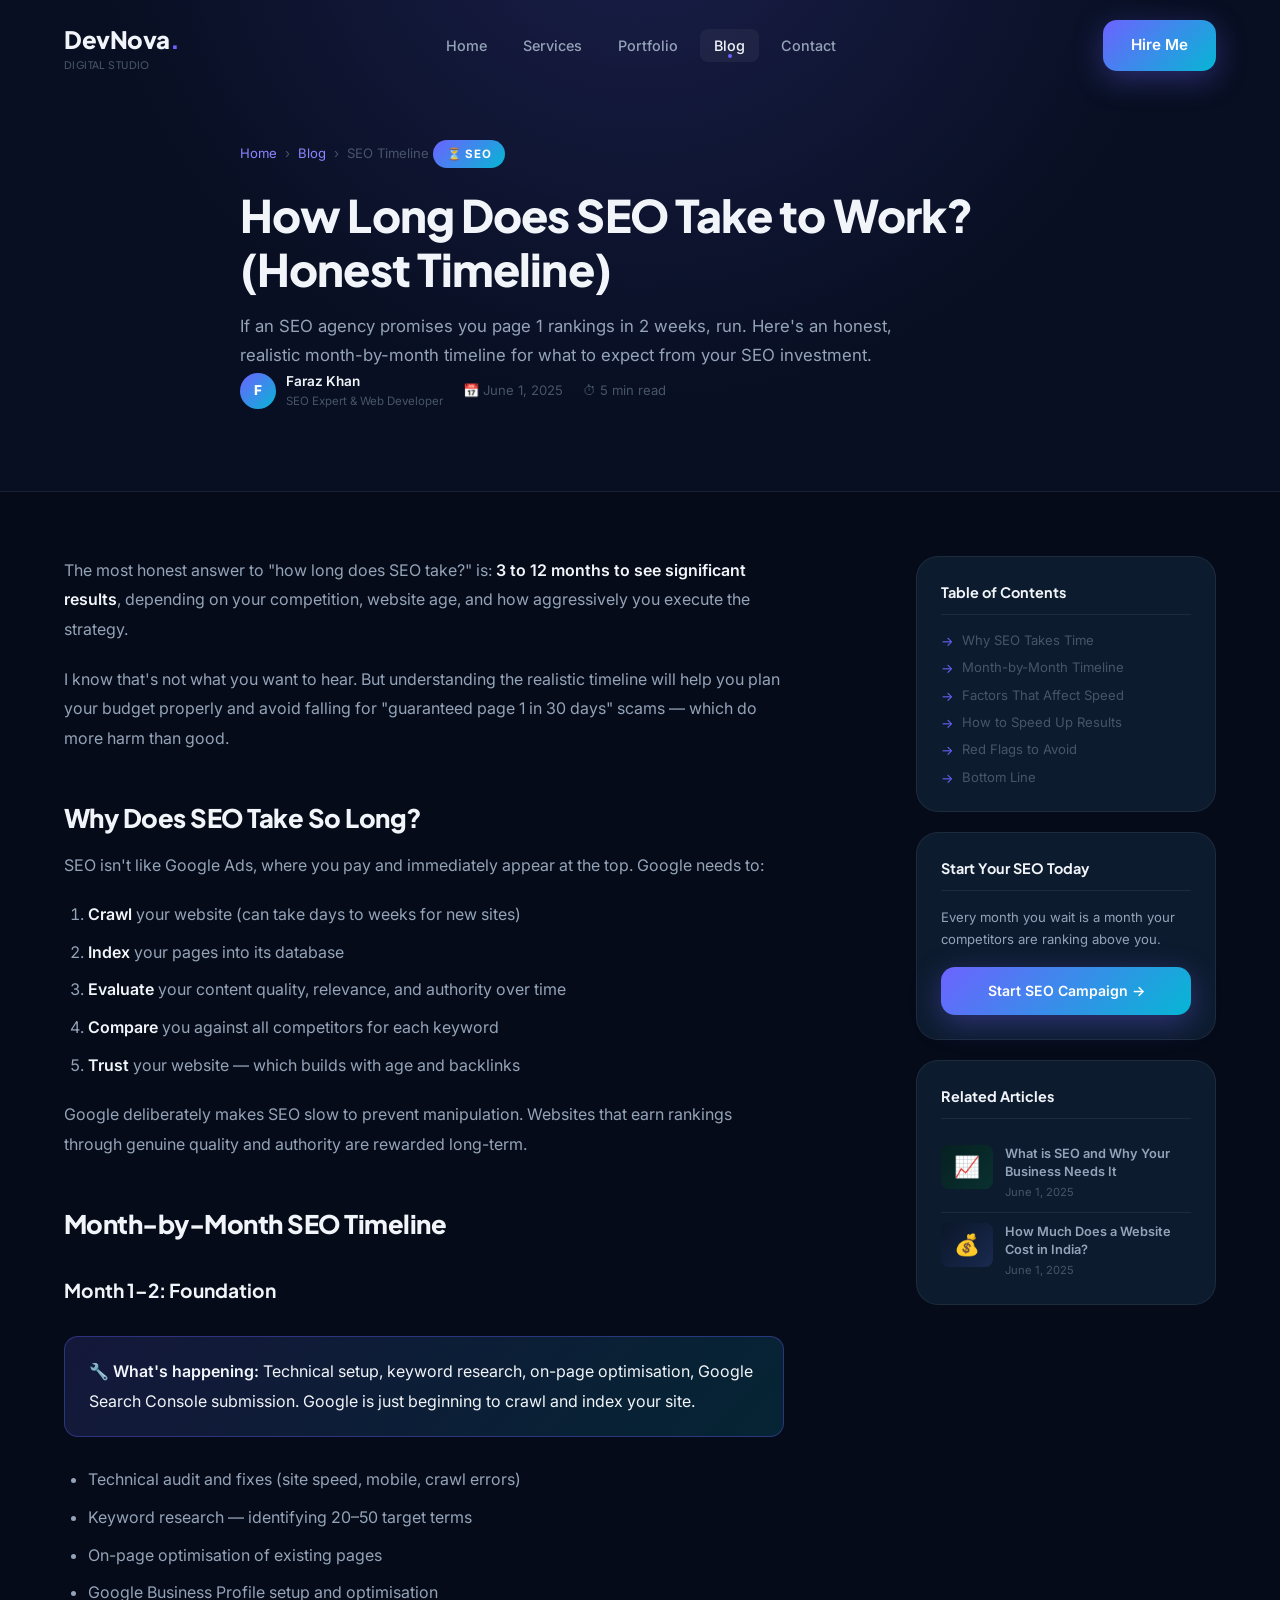
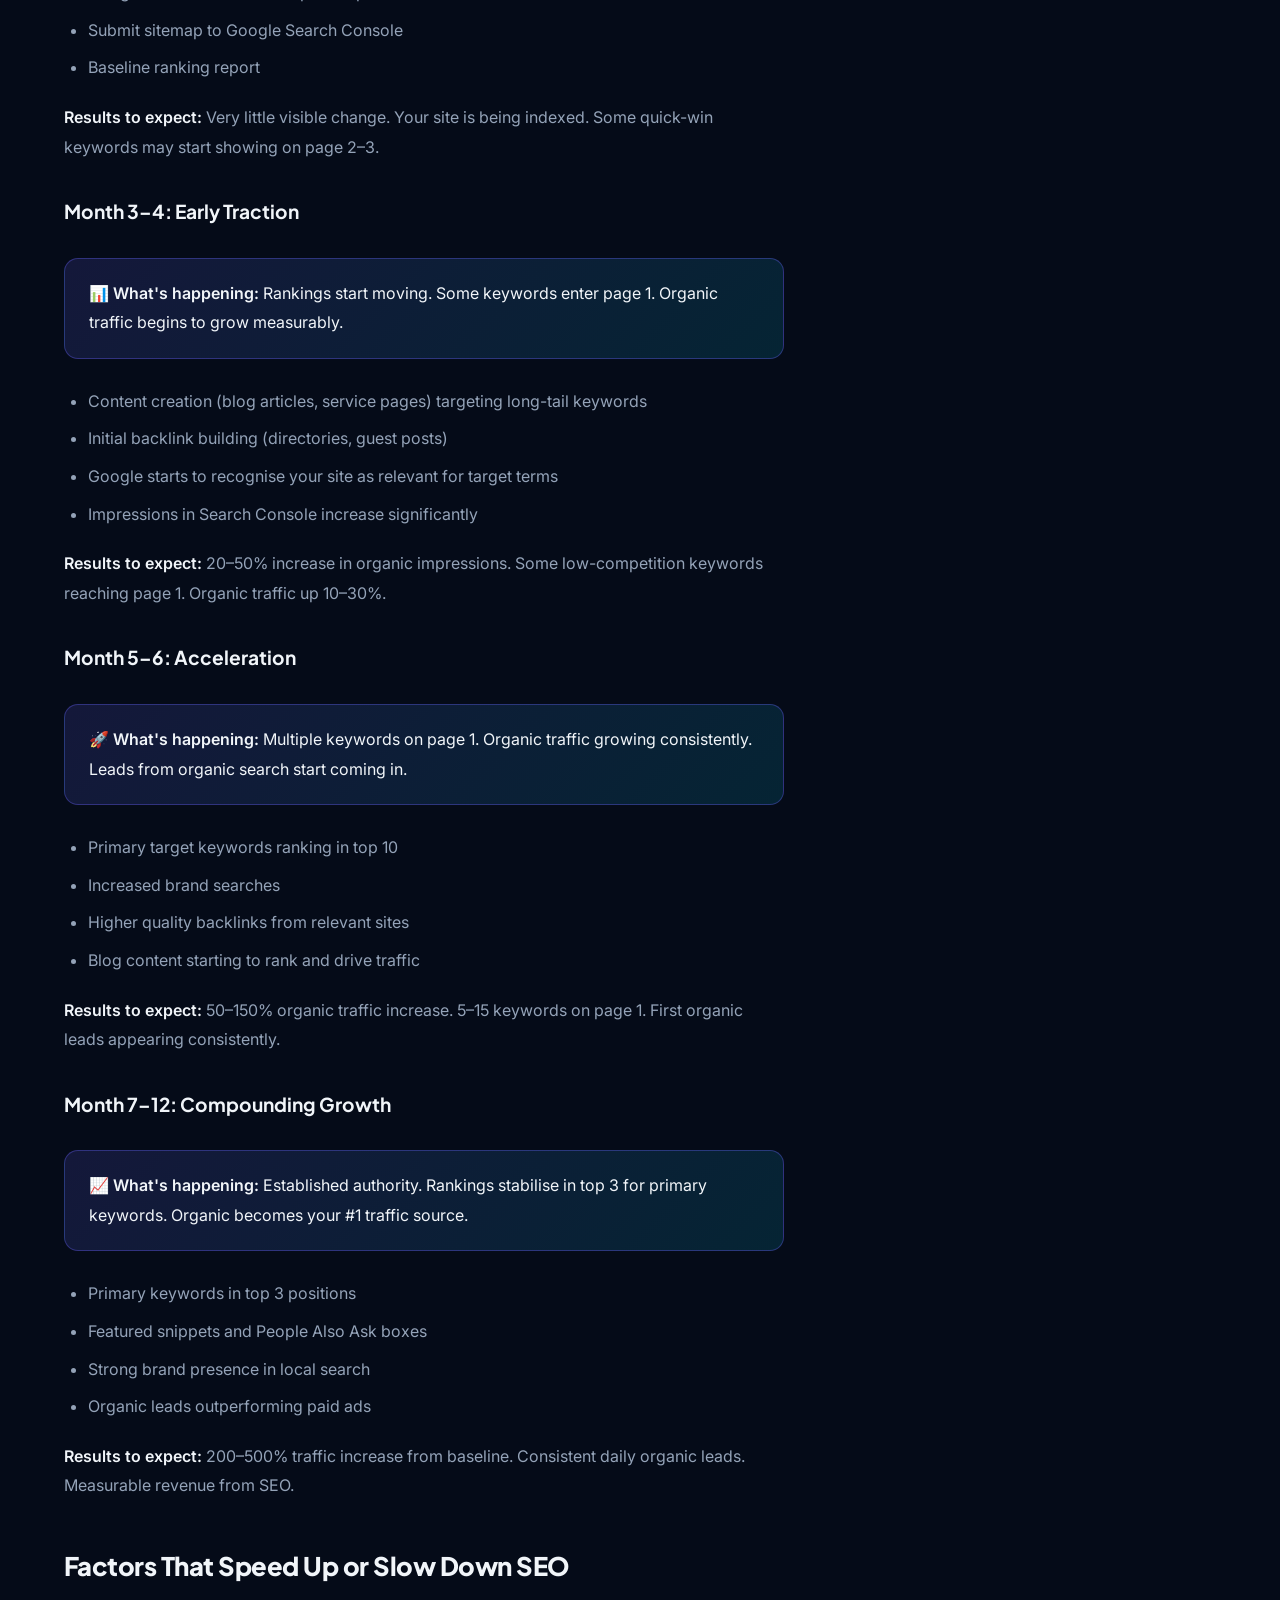
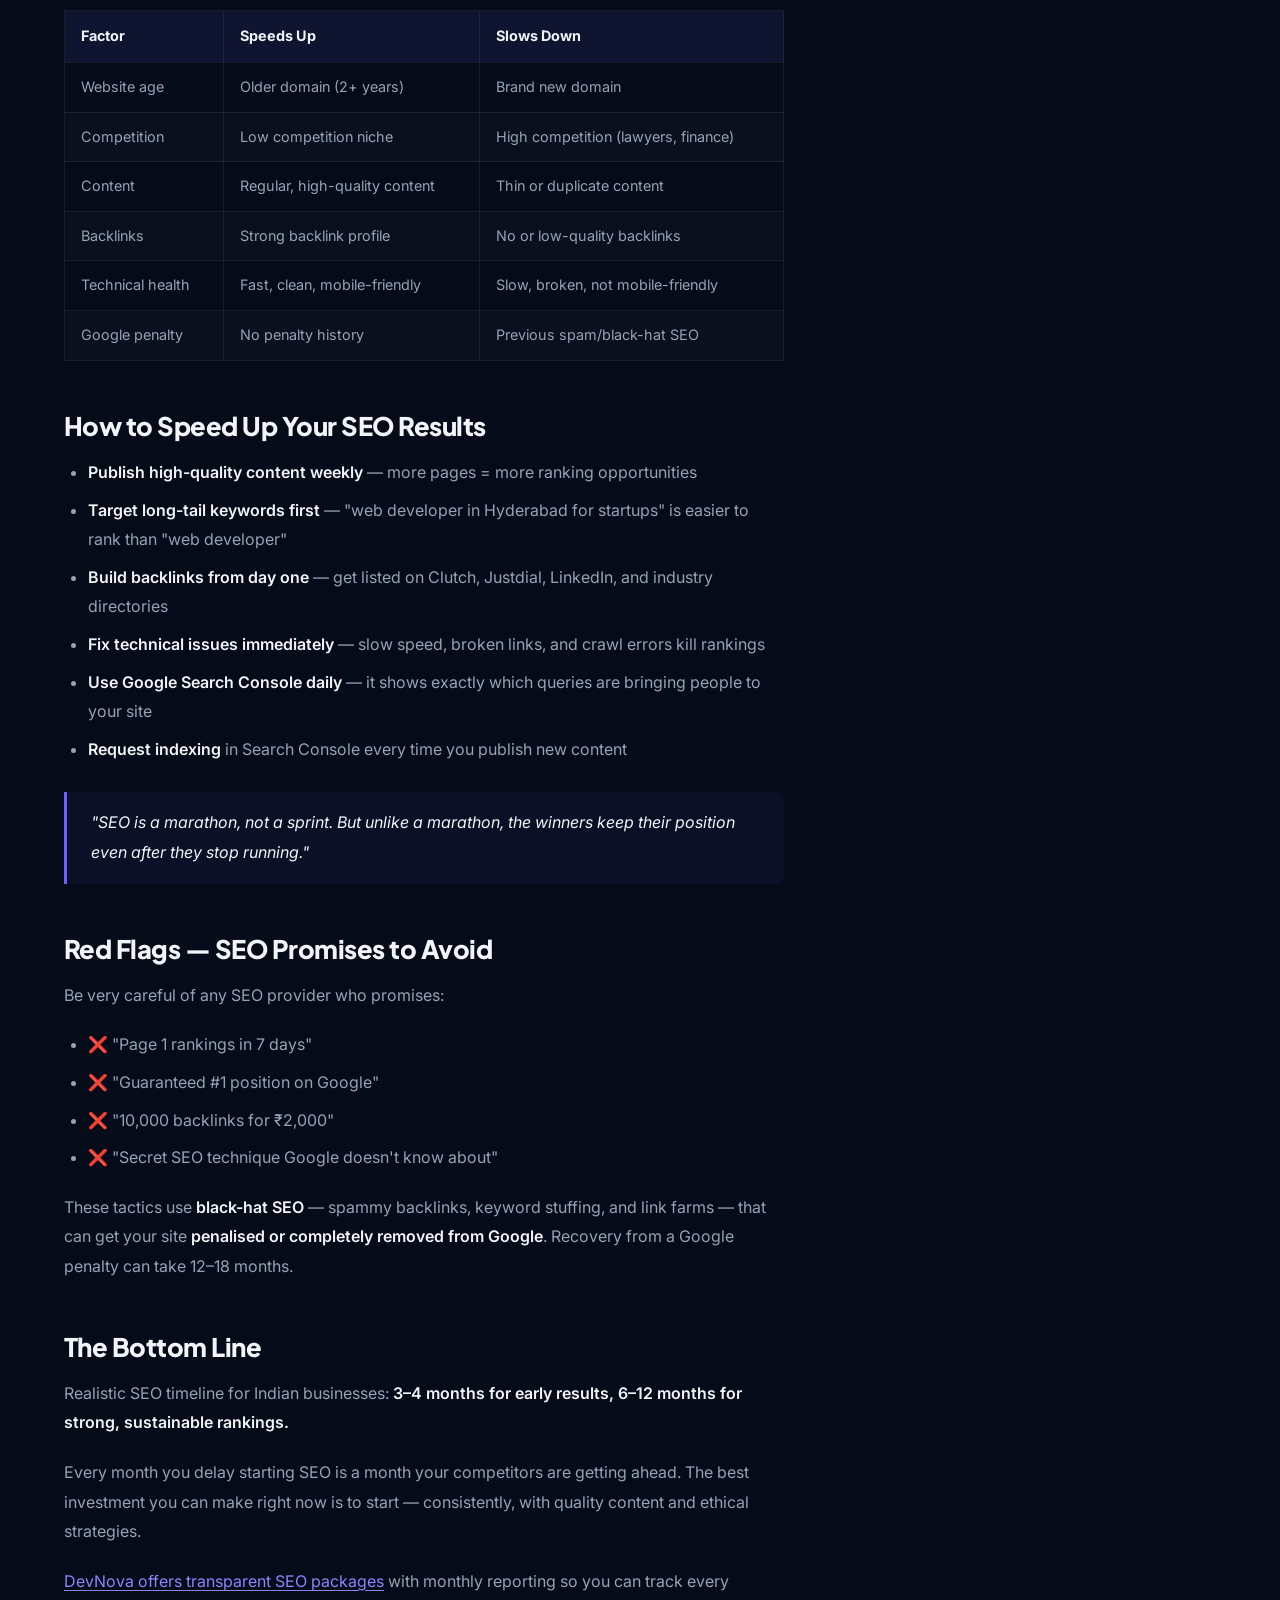
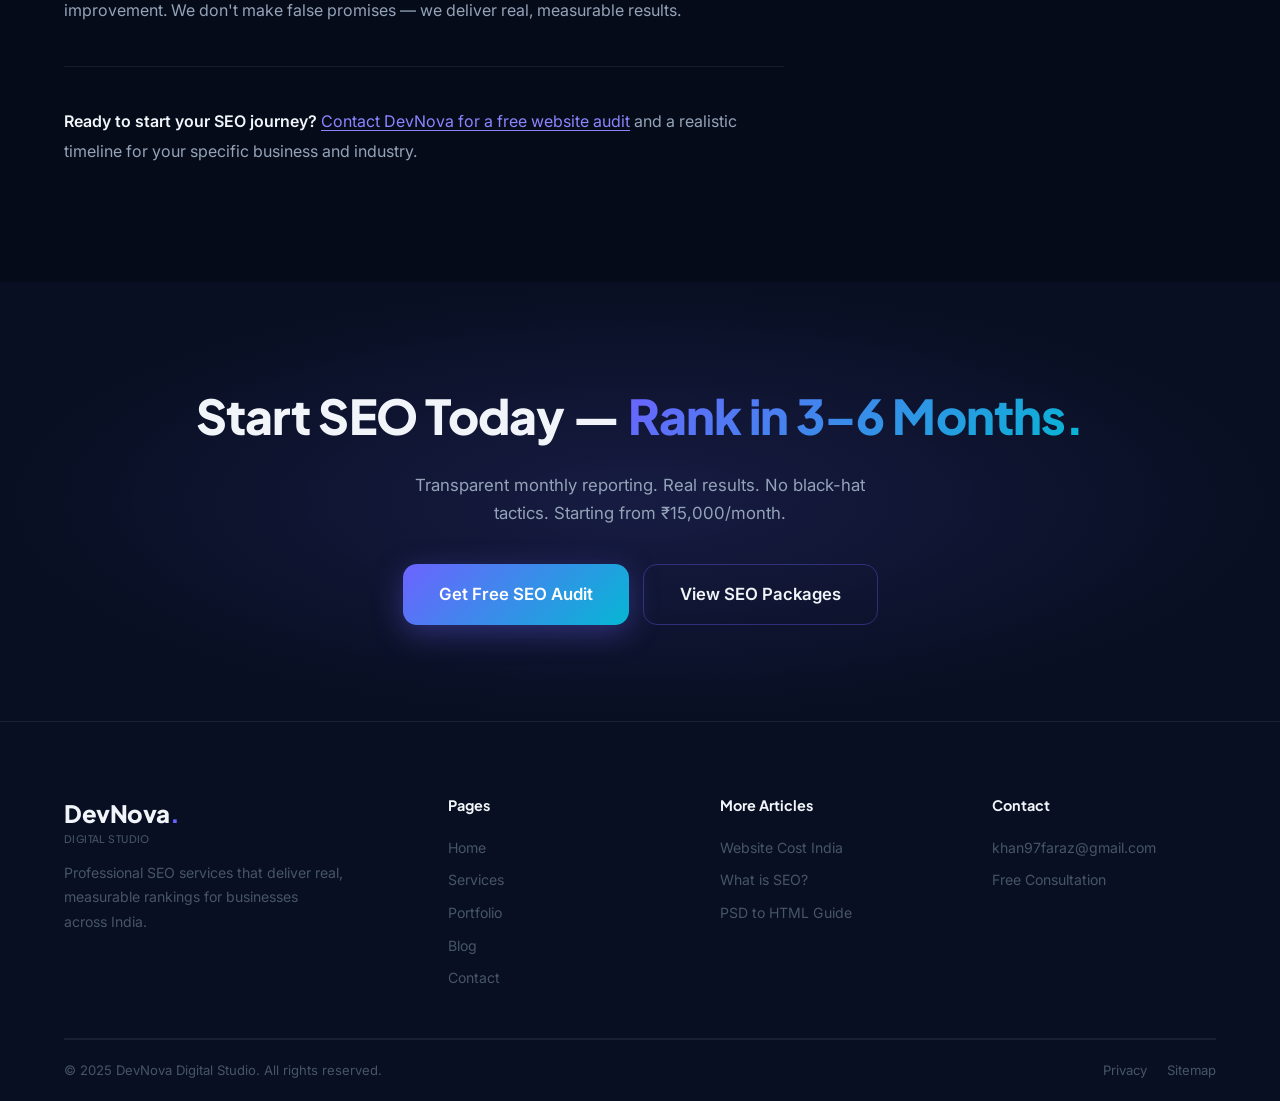
<file: blog/how-long-does-seo-take-to-work.html>
<!DOCTYPE html>
<html lang="en">
<head>
  <meta charset="UTF-8" />
  <meta name="viewport" content="width=device-width, initial-scale=1.0" />

  <!-- ===== GOOGLE ANALYTICS GA4 ===== -->
  <script async src="https://www.googletagmanager.com/gtag/js?id=G-7RZJL641LN"></script>
  <script>
    window.dataLayer = window.dataLayer || [];
    function gtag(){dataLayer.push(arguments);}
    gtag('js', new Date());
    gtag('config', 'G-7RZJL641LN');
  </script>

  <title>How Long Does SEO Take to Work? (Honest Timeline) — DevNova</title>
  <meta name="description" content="Everyone promises fast SEO results. Here's the honest truth: a month-by-month SEO timeline for Indian businesses, plus what you can do to speed up your Google rankings." />
  <meta name="keywords" content="how long does seo take, seo results timeline, when will my website rank on google, seo timeline india, google ranking time, seo results months" />
  <meta name="robots" content="index, follow, max-snippet:-1, max-image-preview:large" />
  <meta name="theme-color" content="#6C63FF" />
  <meta name="language" content="English" />
  <meta name="geo.region" content="IN" />
  <link rel="canonical" href="https://portfolioweb-mauve-zeta.vercel.app/blog/how-long-does-seo-take-to-work.html" />
  <link rel="alternate" hreflang="en" href="https://portfolioweb-mauve-zeta.vercel.app/blog/how-long-does-seo-take-to-work.html" />
  <link rel="alternate" hreflang="x-default" href="https://portfolioweb-mauve-zeta.vercel.app/blog/how-long-does-seo-take-to-work.html" />
  <meta property="og:type" content="article" />
  <meta property="og:url" content="https://portfolioweb-mauve-zeta.vercel.app/blog/how-long-does-seo-take-to-work.html" />
  <meta property="og:title" content="How Long Does SEO Take to Work? (Honest Timeline)" />
  <meta property="og:description" content="An honest month-by-month breakdown of SEO timelines for Indian businesses. No false promises." />
  <meta name="google-site-verification" content="YdTgZyfmlsxTux8rIy8F26vMkPtCJ-BFz233p8TedxY" />
  <script type="application/ld+json">
  {
    "@context": "https://schema.org",
    "@type": "BreadcrumbList",
    "itemListElement": [
      { "@type": "ListItem", "position": 1, "name": "Home", "item": "https://portfolioweb-mauve-zeta.vercel.app/" },
      { "@type": "ListItem", "position": 2, "name": "Blog", "item": "https://portfolioweb-mauve-zeta.vercel.app/blog/" },
      { "@type": "ListItem", "position": 3, "name": "How Long Does SEO Take?", "item": "https://portfolioweb-mauve-zeta.vercel.app/blog/how-long-does-seo-take-to-work.html" }
    ]
  }
  </script>
  <script type="application/ld+json">
  {
    "@context": "https://schema.org",
    "@type": "BlogPosting",
    "headline": "How Long Does SEO Take to Work? (Honest Timeline)",
    "datePublished": "2025-06-01",
    "dateModified": "2025-06-01",
    "author": { "@type": "Person", "name": "Faraz Khan", "url": "https://portfolioweb-mauve-zeta.vercel.app" },
    "publisher": { "@type": "Organization", "name": "DevNova Digital Studio", "url": "https://portfolioweb-mauve-zeta.vercel.app" }
  }
  </script>
  <link rel="icon" type="image/svg+xml" href="data:image/svg+xml,<svg xmlns='http://www.w3.org/2000/svg' viewBox='0 0 32 32'><rect width='32' height='32' rx='8' fill='%236C63FF'/><text x='50%25' y='54%25' font-family='Arial' font-weight='900' font-size='18' fill='white' text-anchor='middle' dominant-baseline='middle'>F</text></svg>" />
  <link rel="preconnect" href="https://fonts.googleapis.com" />
  <link rel="preconnect" href="https://fonts.gstatic.com" crossorigin />
  <link rel="stylesheet" href="../css/style.css" />
</head>
<body>

<nav class="navbar" id="navbar">
  <div class="container">
    <div class="nav-inner">
      <a href="../index.html" class="nav-logo"><div class="logo-stack"><span>DevNova<span class="dot">.</span></span><span class="logo-sub">Digital Studio</span></div></a>
      <ul class="nav-links">
        <li><a href="../index.html">Home</a></li><li><a href="../services.html">Services</a></li><li><a href="../portfolio.html">Portfolio</a></li><li><a href="index.html" class="active">Blog</a></li><li><a href="../contact.html">Contact</a></li>
      </ul>
      <div class="nav-actions">
        <a href="../contact.html" class="btn btn-primary">Hire Me</a>
        <button class="nav-hamburger" id="hamburger" aria-label="Toggle menu"><span></span><span></span><span></span></button>
      </div>
    </div>
  </div>
</nav>
<div class="mobile-menu" id="mobileMenu">
  <a href="../index.html">Home</a><a href="../services.html">Services</a><a href="../portfolio.html">Portfolio</a><a href="index.html">Blog</a><a href="../contact.html">Contact</a>
  <a href="../contact.html" class="btn btn-primary" style="margin-top:16px;">Hire Me</a>
</div>

<header class="article-hero">
  <div class="article-hero-bg"></div>
  <div class="container">
    <div class="article-hero-inner">
      <nav class="breadcrumb"><a href="../index.html">Home</a> <span>›</span> <a href="index.html">Blog</a> <span>›</span> <span>SEO Timeline</span></nav>
      <span class="article-category">⏳ SEO</span>
      <h1 class="article-title">How Long Does SEO Take to Work? (Honest Timeline)</h1>
      <p class="article-excerpt">If an SEO agency promises you page 1 rankings in 2 weeks, run. Here's an honest, realistic month-by-month timeline for what to expect from your SEO investment.</p>
      <div class="article-meta">
        <div class="article-author">
          <div class="article-author-avatar">F</div>
          <div><div class="article-author-name">Faraz Khan</div><div class="article-author-role">SEO Expert & Web Developer</div></div>
        </div>
        <div class="article-meta-item">📅 June 1, 2025</div>
        <div class="article-meta-item">⏱ 5 min read</div>
      </div>
    </div>
  </div>
</header>

<div class="container">
  <div class="article-layout">
    <main class="prose" id="article-content">

      <p>The most honest answer to "how long does SEO take?" is: <strong>3 to 12 months to see significant results</strong>, depending on your competition, website age, and how aggressively you execute the strategy.</p>
      <p>I know that's not what you want to hear. But understanding the realistic timeline will help you plan your budget properly and avoid falling for "guaranteed page 1 in 30 days" scams — which do more harm than good.</p>

      <h2 id="why-takes-time">Why Does SEO Take So Long?</h2>
      <p>SEO isn't like Google Ads, where you pay and immediately appear at the top. Google needs to:</p>
      <ol>
        <li><strong>Crawl</strong> your website (can take days to weeks for new sites)</li>
        <li><strong>Index</strong> your pages into its database</li>
        <li><strong>Evaluate</strong> your content quality, relevance, and authority over time</li>
        <li><strong>Compare</strong> you against all competitors for each keyword</li>
        <li><strong>Trust</strong> your website — which builds with age and backlinks</li>
      </ol>
      <p>Google deliberately makes SEO slow to prevent manipulation. Websites that earn rankings through genuine quality and authority are rewarded long-term.</p>

      <h2 id="timeline">Month-by-Month SEO Timeline</h2>

      <h3>Month 1–2: Foundation</h3>
      <div class="highlight-box">
        <p>🔧 <strong>What's happening:</strong> Technical setup, keyword research, on-page optimisation, Google Search Console submission. Google is just beginning to crawl and index your site.</p>
      </div>
      <ul>
        <li>Technical audit and fixes (site speed, mobile, crawl errors)</li>
        <li>Keyword research — identifying 20–50 target terms</li>
        <li>On-page optimisation of existing pages</li>
        <li>Google Business Profile setup and optimisation</li>
        <li>Submit sitemap to Google Search Console</li>
        <li>Baseline ranking report</li>
      </ul>
      <p><strong>Results to expect:</strong> Very little visible change. Your site is being indexed. Some quick-win keywords may start showing on page 2–3.</p>

      <h3>Month 3–4: Early Traction</h3>
      <div class="highlight-box">
        <p>📊 <strong>What's happening:</strong> Rankings start moving. Some keywords enter page 1. Organic traffic begins to grow measurably.</p>
      </div>
      <ul>
        <li>Content creation (blog articles, service pages) targeting long-tail keywords</li>
        <li>Initial backlink building (directories, guest posts)</li>
        <li>Google starts to recognise your site as relevant for target terms</li>
        <li>Impressions in Search Console increase significantly</li>
      </ul>
      <p><strong>Results to expect:</strong> 20–50% increase in organic impressions. Some low-competition keywords reaching page 1. Organic traffic up 10–30%.</p>

      <h3>Month 5–6: Acceleration</h3>
      <div class="highlight-box">
        <p>🚀 <strong>What's happening:</strong> Multiple keywords on page 1. Organic traffic growing consistently. Leads from organic search start coming in.</p>
      </div>
      <ul>
        <li>Primary target keywords ranking in top 10</li>
        <li>Increased brand searches</li>
        <li>Higher quality backlinks from relevant sites</li>
        <li>Blog content starting to rank and drive traffic</li>
      </ul>
      <p><strong>Results to expect:</strong> 50–150% organic traffic increase. 5–15 keywords on page 1. First organic leads appearing consistently.</p>

      <h3>Month 7–12: Compounding Growth</h3>
      <div class="highlight-box">
        <p>📈 <strong>What's happening:</strong> Established authority. Rankings stabilise in top 3 for primary keywords. Organic becomes your #1 traffic source.</p>
      </div>
      <ul>
        <li>Primary keywords in top 3 positions</li>
        <li>Featured snippets and People Also Ask boxes</li>
        <li>Strong brand presence in local search</li>
        <li>Organic leads outperforming paid ads</li>
      </ul>
      <p><strong>Results to expect:</strong> 200–500% traffic increase from baseline. Consistent daily organic leads. Measurable revenue from SEO.</p>

      <h2 id="factors">Factors That Speed Up or Slow Down SEO</h2>

      <table>
        <thead><tr><th>Factor</th><th>Speeds Up</th><th>Slows Down</th></tr></thead>
        <tbody>
          <tr><td>Website age</td><td>Older domain (2+ years)</td><td>Brand new domain</td></tr>
          <tr><td>Competition</td><td>Low competition niche</td><td>High competition (lawyers, finance)</td></tr>
          <tr><td>Content</td><td>Regular, high-quality content</td><td>Thin or duplicate content</td></tr>
          <tr><td>Backlinks</td><td>Strong backlink profile</td><td>No or low-quality backlinks</td></tr>
          <tr><td>Technical health</td><td>Fast, clean, mobile-friendly</td><td>Slow, broken, not mobile-friendly</td></tr>
          <tr><td>Google penalty</td><td>No penalty history</td><td>Previous spam/black-hat SEO</td></tr>
        </tbody>
      </table>

      <h2 id="speed-up">How to Speed Up Your SEO Results</h2>
      <ul>
        <li><strong>Publish high-quality content weekly</strong> — more pages = more ranking opportunities</li>
        <li><strong>Target long-tail keywords first</strong> — "web developer in Hyderabad for startups" is easier to rank than "web developer"</li>
        <li><strong>Build backlinks from day one</strong> — get listed on Clutch, Justdial, LinkedIn, and industry directories</li>
        <li><strong>Fix technical issues immediately</strong> — slow speed, broken links, and crawl errors kill rankings</li>
        <li><strong>Use Google Search Console daily</strong> — it shows exactly which queries are bringing people to your site</li>
        <li><strong>Request indexing</strong> in Search Console every time you publish new content</li>
      </ul>

      <blockquote>"SEO is a marathon, not a sprint. But unlike a marathon, the winners keep their position even after they stop running."</blockquote>

      <h2 id="red-flags">Red Flags — SEO Promises to Avoid</h2>
      <p>Be very careful of any SEO provider who promises:</p>
      <ul>
        <li>❌ "Page 1 rankings in 7 days"</li>
        <li>❌ "Guaranteed #1 position on Google"</li>
        <li>❌ "10,000 backlinks for ₹2,000"</li>
        <li>❌ "Secret SEO technique Google doesn't know about"</li>
      </ul>
      <p>These tactics use <strong>black-hat SEO</strong> — spammy backlinks, keyword stuffing, and link farms — that can get your site <strong>penalised or completely removed from Google</strong>. Recovery from a Google penalty can take 12–18 months.</p>

      <h2 id="conclusion">The Bottom Line</h2>
      <p>Realistic SEO timeline for Indian businesses: <strong>3–4 months for early results, 6–12 months for strong, sustainable rankings.</strong></p>
      <p>Every month you delay starting SEO is a month your competitors are getting ahead. The best investment you can make right now is to start — consistently, with quality content and ethical strategies.</p>
      <p><a href="../contact.html">DevNova offers transparent SEO packages</a> with monthly reporting so you can track every improvement. We don't make false promises — we deliver real, measurable results.</p>

      <hr />
      <p><strong>Ready to start your SEO journey?</strong> <a href="../contact.html">Contact DevNova for a free website audit</a> and a realistic timeline for your specific business and industry.</p>

    </main>

    <aside class="article-sidebar">
      <div class="sidebar-card">
        <h4>Table of Contents</h4>
        <nav class="toc-list">
          <a href="#why-takes-time" class="toc-link">Why SEO Takes Time</a>
          <a href="#timeline" class="toc-link">Month-by-Month Timeline</a>
          <a href="#factors" class="toc-link">Factors That Affect Speed</a>
          <a href="#speed-up" class="toc-link">How to Speed Up Results</a>
          <a href="#red-flags" class="toc-link">Red Flags to Avoid</a>
          <a href="#conclusion" class="toc-link">Bottom Line</a>
        </nav>
      </div>
      <div class="sidebar-card">
        <h4>Start Your SEO Today</h4>
        <p style="font-size:0.82rem;color:var(--text-secondary);line-height:1.65;margin-bottom:16px;">Every month you wait is a month your competitors are ranking above you.</p>
        <a href="../contact.html" class="btn btn-primary" style="width:100%;justify-content:center;font-size:0.88rem;">Start SEO Campaign →</a>
      </div>
      <div class="sidebar-card">
        <h4>Related Articles</h4>
        <a href="what-is-seo-and-why-does-your-business-need-it.html" class="related-post">
          <div class="related-post-thumb" style="background:linear-gradient(135deg,#062020,#0A3030);display:flex;align-items:center;justify-content:center;font-size:1.3rem;">📈</div>
          <div><div class="related-post-title">What is SEO and Why Your Business Needs It</div><div class="related-post-date">June 1, 2025</div></div>
        </a>
        <a href="how-much-does-a-website-cost-in-india.html" class="related-post">
          <div class="related-post-thumb" style="background:linear-gradient(135deg,#0A1628,#1A2A50);display:flex;align-items:center;justify-content:center;font-size:1.3rem;">💰</div>
          <div><div class="related-post-title">How Much Does a Website Cost in India?</div><div class="related-post-date">June 1, 2025</div></div>
        </a>
      </div>
    </aside>
  </div>
</div>

<section class="cta-section" style="background:var(--bg-secondary);">
  <div class="cta-bg"></div>
  <div class="container">
    <div class="cta-inner">
      <h2 class="cta-title">Start SEO Today — <span class="text-gradient">Rank in 3–6 Months.</span></h2>
      <p class="cta-desc">Transparent monthly reporting. Real results. No black-hat tactics. Starting from ₹15,000/month.</p>
      <div class="cta-actions">
        <a href="../contact.html" class="btn btn-primary btn-lg">Get Free SEO Audit</a>
        <a href="../services.html#seo" class="btn btn-outline btn-lg">View SEO Packages</a>
      </div>
    </div>
  </div>
</section>

<footer>
  <div class="container">
    <div class="footer-main">
      <div class="footer-brand"><a href="../index.html" class="nav-logo" style="display:inline-flex;margin-bottom:16px;"><div class="logo-stack"><span>DevNova<span class="dot">.</span></span><span class="logo-sub">Digital Studio</span></div></a><p class="footer-desc">Professional SEO services that deliver real, measurable rankings for businesses across India.</p></div>
      <div class="footer-col"><h4>Pages</h4><ul class="footer-links"><li><a href="../index.html">Home</a></li><li><a href="../services.html">Services</a></li><li><a href="../portfolio.html">Portfolio</a></li><li><a href="index.html">Blog</a></li><li><a href="../contact.html">Contact</a></li></ul></div>
      <div class="footer-col"><h4>More Articles</h4><ul class="footer-links"><li><a href="how-much-does-a-website-cost-in-india.html">Website Cost India</a></li><li><a href="what-is-seo-and-why-does-your-business-need-it.html">What is SEO?</a></li><li><a href="psd-to-html-vs-website-builders.html">PSD to HTML Guide</a></li></ul></div>
      <div class="footer-col"><h4>Contact</h4><ul class="footer-links"><li><a href="mailto:khan97faraz@gmail.com">khan97faraz@gmail.com</a></li><li><a href="../contact.html">Free Consultation</a></li></ul></div>
    </div>
    <hr class="divider" /><div class="footer-bottom"><p>© 2025 DevNova Digital Studio. All rights reserved.</p><div class="footer-bottom-links"><a href="#">Privacy</a><a href="../sitemap.xml">Sitemap</a></div></div>
  </div>
</footer>
<script src="../js/main.js"></script>
</body>
</html>
</file>
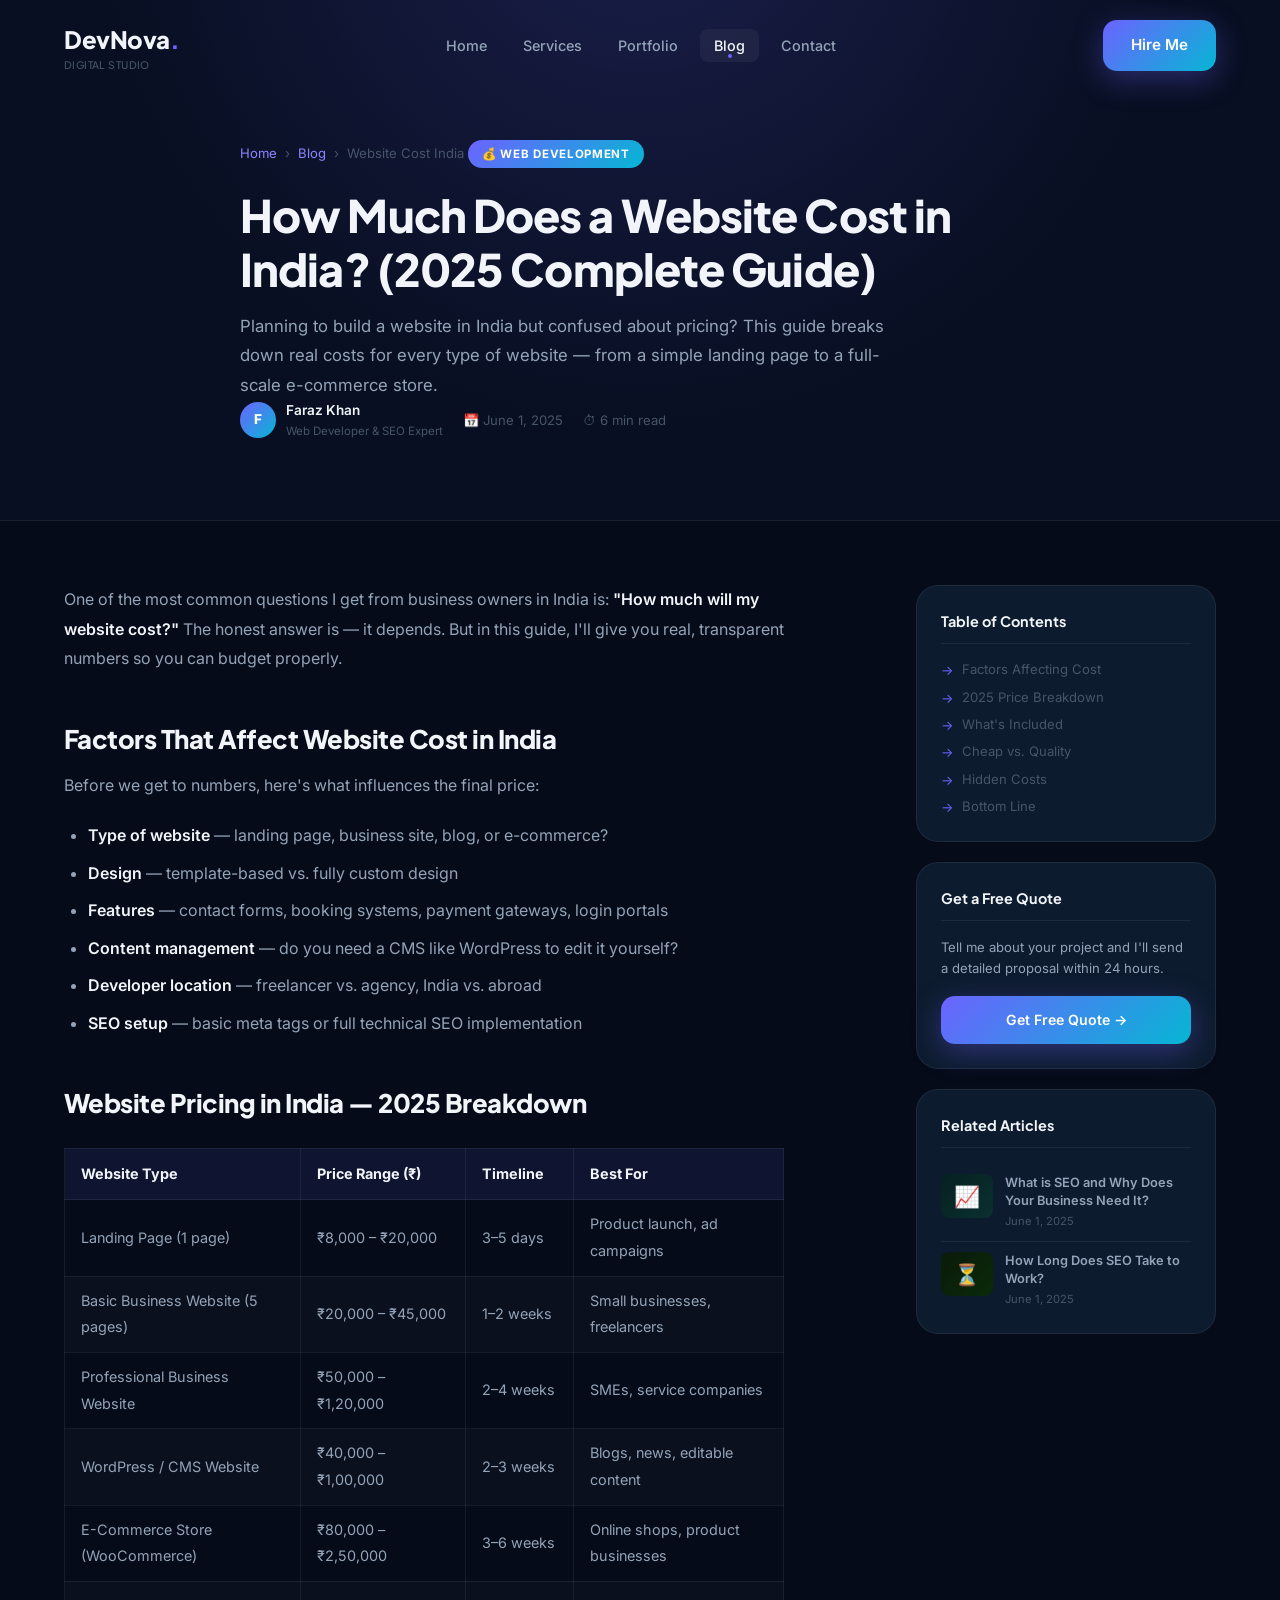
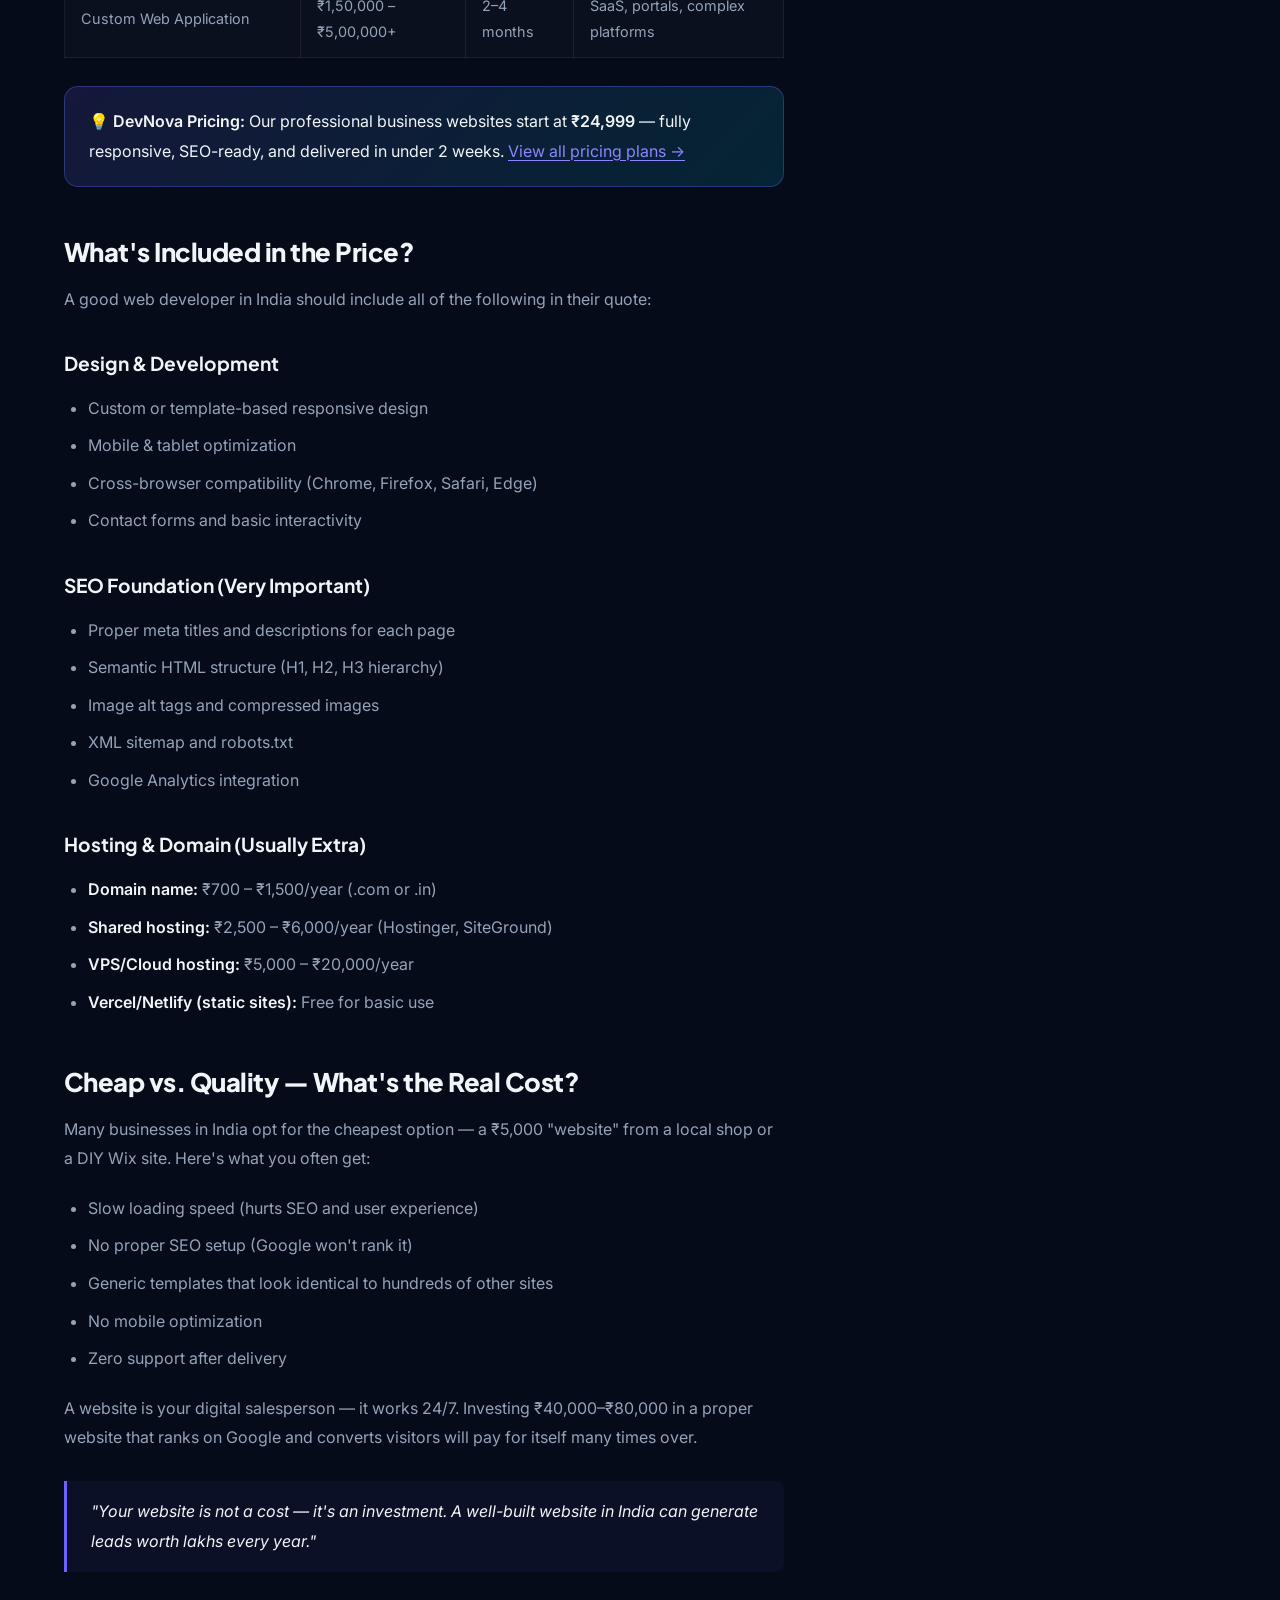
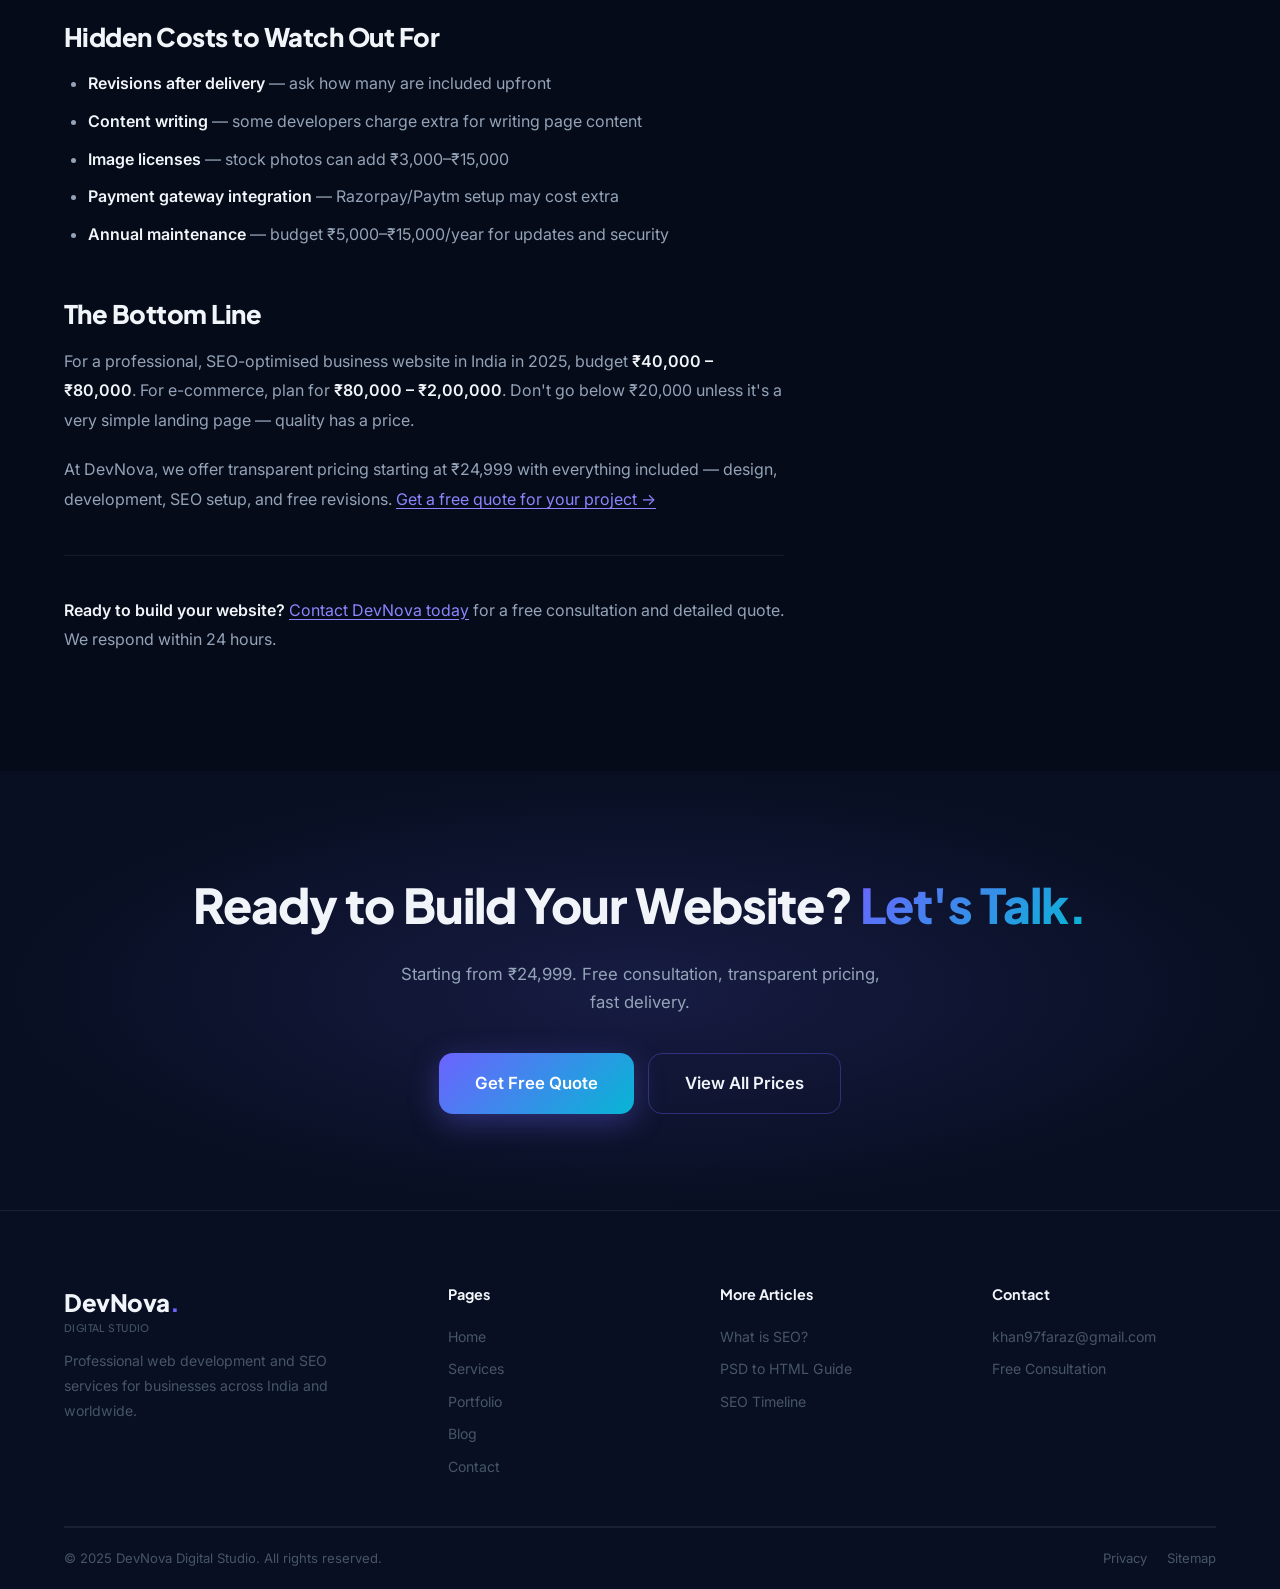
<file: blog/how-much-does-a-website-cost-in-india.html>
<!DOCTYPE html>
<html lang="en">
<head>
  <meta charset="UTF-8" />
  <meta name="viewport" content="width=device-width, initial-scale=1.0" />

  <!-- ===== GOOGLE ANALYTICS GA4 ===== -->
  <script async src="https://www.googletagmanager.com/gtag/js?id=G-7RZJL641LN"></script>
  <script>
    window.dataLayer = window.dataLayer || [];
    function gtag(){dataLayer.push(arguments);}
    gtag('js', new Date());
    gtag('config', 'G-7RZJL641LN');
  </script>

  <title>How Much Does a Website Cost in India? (2025 Complete Guide) — DevNova</title>
  <meta name="description" content="Wondering how much a website costs in India in 2025? Get a complete breakdown — from simple landing pages (₹8,000) to full e-commerce stores (₹1,50,000+). No fluff, real pricing." />
  <meta name="keywords" content="website cost in india, web development price india, how much does a website cost india 2025, website banane ka kharcha, affordable web development india" />
  <meta name="robots" content="index, follow, max-snippet:-1, max-image-preview:large" />
  <meta name="theme-color" content="#6C63FF" />
  <meta name="language" content="English" />
  <meta name="geo.region" content="IN" />
  <link rel="canonical" href="https://portfolioweb-mauve-zeta.vercel.app/blog/how-much-does-a-website-cost-in-india.html" />
  <link rel="alternate" hreflang="en" href="https://portfolioweb-mauve-zeta.vercel.app/blog/how-much-does-a-website-cost-in-india.html" />
  <link rel="alternate" hreflang="x-default" href="https://portfolioweb-mauve-zeta.vercel.app/blog/how-much-does-a-website-cost-in-india.html" />
  <meta property="og:type" content="article" />
  <meta property="og:url" content="https://portfolioweb-mauve-zeta.vercel.app/blog/how-much-does-a-website-cost-in-india.html" />
  <meta property="og:title" content="How Much Does a Website Cost in India? (2025 Complete Guide)" />
  <meta property="og:description" content="Complete pricing guide for websites in India 2025. From ₹8,000 landing pages to ₹1,50,000+ e-commerce stores." />
  <meta name="google-site-verification" content="YdTgZyfmlsxTux8rIy8F26vMkPtCJ-BFz233p8TedxY" />
  <script type="application/ld+json">
  {
    "@context": "https://schema.org",
    "@type": "BreadcrumbList",
    "itemListElement": [
      { "@type": "ListItem", "position": 1, "name": "Home", "item": "https://portfolioweb-mauve-zeta.vercel.app/" },
      { "@type": "ListItem", "position": 2, "name": "Blog", "item": "https://portfolioweb-mauve-zeta.vercel.app/blog/" },
      { "@type": "ListItem", "position": 3, "name": "Website Cost in India", "item": "https://portfolioweb-mauve-zeta.vercel.app/blog/how-much-does-a-website-cost-in-india.html" }
    ]
  }
  </script>
  <script type="application/ld+json">
  {
    "@context": "https://schema.org",
    "@type": "BlogPosting",
    "headline": "How Much Does a Website Cost in India? (2025 Complete Guide)",
    "description": "Complete pricing guide for website development in India 2025.",
    "datePublished": "2025-06-01",
    "dateModified": "2025-06-01",
    "author": { "@type": "Person", "name": "Faraz Khan", "url": "https://portfolioweb-mauve-zeta.vercel.app" },
    "publisher": { "@type": "Organization", "name": "DevNova Digital Studio", "url": "https://portfolioweb-mauve-zeta.vercel.app" },
    "mainEntityOfPage": { "@type": "WebPage", "@id": "https://portfolioweb-mauve-zeta.vercel.app/blog/how-much-does-a-website-cost-in-india.html" }
  }
  </script>
  <link rel="icon" type="image/svg+xml" href="data:image/svg+xml,<svg xmlns='http://www.w3.org/2000/svg' viewBox='0 0 32 32'><rect width='32' height='32' rx='8' fill='%236C63FF'/><text x='50%25' y='54%25' font-family='Arial' font-weight='900' font-size='18' fill='white' text-anchor='middle' dominant-baseline='middle'>F</text></svg>" />
  <link rel="preconnect" href="https://fonts.googleapis.com" />
  <link rel="preconnect" href="https://fonts.gstatic.com" crossorigin />
  <link rel="stylesheet" href="../css/style.css" />
</head>
<body>

<nav class="navbar" id="navbar">
  <div class="container">
    <div class="nav-inner">
      <a href="../index.html" class="nav-logo">
        <div class="logo-stack"><span>DevNova<span class="dot">.</span></span><span class="logo-sub">Digital Studio</span></div>
      </a>
      <ul class="nav-links">
        <li><a href="../index.html">Home</a></li>
        <li><a href="../services.html">Services</a></li>
        <li><a href="../portfolio.html">Portfolio</a></li>
        <li><a href="index.html" class="active">Blog</a></li>
        <li><a href="../contact.html">Contact</a></li>
      </ul>
      <div class="nav-actions">
        <a href="../contact.html" class="btn btn-primary">Hire Me</a>
        <button class="nav-hamburger" id="hamburger" aria-label="Toggle menu"><span></span><span></span><span></span></button>
      </div>
    </div>
  </div>
</nav>
<div class="mobile-menu" id="mobileMenu">
  <a href="../index.html">Home</a><a href="../services.html">Services</a><a href="../portfolio.html">Portfolio</a><a href="index.html">Blog</a><a href="../contact.html">Contact</a>
  <a href="../contact.html" class="btn btn-primary" style="margin-top:16px;">Hire Me</a>
</div>

<header class="article-hero">
  <div class="article-hero-bg"></div>
  <div class="container">
    <div class="article-hero-inner">
      <nav class="breadcrumb"><a href="../index.html">Home</a> <span>›</span> <a href="index.html">Blog</a> <span>›</span> <span>Website Cost India</span></nav>
      <span class="article-category">💰 Web Development</span>
      <h1 class="article-title">How Much Does a Website Cost in India? (2025 Complete Guide)</h1>
      <p class="article-excerpt">Planning to build a website in India but confused about pricing? This guide breaks down real costs for every type of website — from a simple landing page to a full-scale e-commerce store.</p>
      <div class="article-meta">
        <div class="article-author">
          <div class="article-author-avatar">F</div>
          <div><div class="article-author-name">Faraz Khan</div><div class="article-author-role">Web Developer & SEO Expert</div></div>
        </div>
        <div class="article-meta-item">📅 June 1, 2025</div>
        <div class="article-meta-item">⏱ 6 min read</div>
      </div>
    </div>
  </div>
</header>

<div class="container">
  <div class="article-layout">
    <main class="prose" id="article-content">

      <p>One of the most common questions I get from business owners in India is: <strong>"How much will my website cost?"</strong> The honest answer is — it depends. But in this guide, I'll give you real, transparent numbers so you can budget properly.</p>

      <h2 id="factors">Factors That Affect Website Cost in India</h2>
      <p>Before we get to numbers, here's what influences the final price:</p>
      <ul>
        <li><strong>Type of website</strong> — landing page, business site, blog, or e-commerce?</li>
        <li><strong>Design</strong> — template-based vs. fully custom design</li>
        <li><strong>Features</strong> — contact forms, booking systems, payment gateways, login portals</li>
        <li><strong>Content management</strong> — do you need a CMS like WordPress to edit it yourself?</li>
        <li><strong>Developer location</strong> — freelancer vs. agency, India vs. abroad</li>
        <li><strong>SEO setup</strong> — basic meta tags or full technical SEO implementation</li>
      </ul>

      <h2 id="price-table">Website Pricing in India — 2025 Breakdown</h2>

      <table>
        <thead>
          <tr><th>Website Type</th><th>Price Range (₹)</th><th>Timeline</th><th>Best For</th></tr>
        </thead>
        <tbody>
          <tr><td>Landing Page (1 page)</td><td>₹8,000 – ₹20,000</td><td>3–5 days</td><td>Product launch, ad campaigns</td></tr>
          <tr><td>Basic Business Website (5 pages)</td><td>₹20,000 – ₹45,000</td><td>1–2 weeks</td><td>Small businesses, freelancers</td></tr>
          <tr><td>Professional Business Website</td><td>₹50,000 – ₹1,20,000</td><td>2–4 weeks</td><td>SMEs, service companies</td></tr>
          <tr><td>WordPress / CMS Website</td><td>₹40,000 – ₹1,00,000</td><td>2–3 weeks</td><td>Blogs, news, editable content</td></tr>
          <tr><td>E-Commerce Store (WooCommerce)</td><td>₹80,000 – ₹2,50,000</td><td>3–6 weeks</td><td>Online shops, product businesses</td></tr>
          <tr><td>Custom Web Application</td><td>₹1,50,000 – ₹5,00,000+</td><td>2–4 months</td><td>SaaS, portals, complex platforms</td></tr>
        </tbody>
      </table>

      <div class="highlight-box">
        <p>💡 <strong>DevNova Pricing:</strong> Our professional business websites start at <strong>₹24,999</strong> — fully responsive, SEO-ready, and delivered in under 2 weeks. <a href="../services.html#pricing">View all pricing plans →</a></p>
      </div>

      <h2 id="breakdown">What's Included in the Price?</h2>
      <p>A good web developer in India should include all of the following in their quote:</p>

      <h3>Design & Development</h3>
      <ul>
        <li>Custom or template-based responsive design</li>
        <li>Mobile & tablet optimization</li>
        <li>Cross-browser compatibility (Chrome, Firefox, Safari, Edge)</li>
        <li>Contact forms and basic interactivity</li>
      </ul>

      <h3>SEO Foundation (Very Important)</h3>
      <ul>
        <li>Proper meta titles and descriptions for each page</li>
        <li>Semantic HTML structure (H1, H2, H3 hierarchy)</li>
        <li>Image alt tags and compressed images</li>
        <li>XML sitemap and robots.txt</li>
        <li>Google Analytics integration</li>
      </ul>

      <h3>Hosting & Domain (Usually Extra)</h3>
      <ul>
        <li><strong>Domain name:</strong> ₹700 – ₹1,500/year (.com or .in)</li>
        <li><strong>Shared hosting:</strong> ₹2,500 – ₹6,000/year (Hostinger, SiteGround)</li>
        <li><strong>VPS/Cloud hosting:</strong> ₹5,000 – ₹20,000/year</li>
        <li><strong>Vercel/Netlify (static sites):</strong> Free for basic use</li>
      </ul>

      <h2 id="cheap-vs-quality">Cheap vs. Quality — What's the Real Cost?</h2>
      <p>Many businesses in India opt for the cheapest option — a ₹5,000 "website" from a local shop or a DIY Wix site. Here's what you often get:</p>
      <ul>
        <li>Slow loading speed (hurts SEO and user experience)</li>
        <li>No proper SEO setup (Google won't rank it)</li>
        <li>Generic templates that look identical to hundreds of other sites</li>
        <li>No mobile optimization</li>
        <li>Zero support after delivery</li>
      </ul>
      <p>A website is your digital salesperson — it works 24/7. Investing ₹40,000–₹80,000 in a proper website that ranks on Google and converts visitors will pay for itself many times over.</p>

      <blockquote>"Your website is not a cost — it's an investment. A well-built website in India can generate leads worth lakhs every year."</blockquote>

      <h2 id="hidden-costs">Hidden Costs to Watch Out For</h2>
      <ul>
        <li><strong>Revisions after delivery</strong> — ask how many are included upfront</li>
        <li><strong>Content writing</strong> — some developers charge extra for writing page content</li>
        <li><strong>Image licenses</strong> — stock photos can add ₹3,000–₹15,000</li>
        <li><strong>Payment gateway integration</strong> — Razorpay/Paytm setup may cost extra</li>
        <li><strong>Annual maintenance</strong> — budget ₹5,000–₹15,000/year for updates and security</li>
      </ul>

      <h2 id="conclusion">The Bottom Line</h2>
      <p>For a professional, SEO-optimised business website in India in 2025, budget <strong>₹40,000 – ₹80,000</strong>. For e-commerce, plan for <strong>₹80,000 – ₹2,00,000</strong>. Don't go below ₹20,000 unless it's a very simple landing page — quality has a price.</p>
      <p>At DevNova, we offer transparent pricing starting at ₹24,999 with everything included — design, development, SEO setup, and free revisions. <a href="../contact.html">Get a free quote for your project →</a></p>

      <hr />
      <p><strong>Ready to build your website?</strong> <a href="../contact.html">Contact DevNova today</a> for a free consultation and detailed quote. We respond within 24 hours.</p>

    </main>

    <aside class="article-sidebar">
      <div class="sidebar-card">
        <h4>Table of Contents</h4>
        <nav class="toc-list" aria-label="Article contents">
          <a href="#factors" class="toc-link">Factors Affecting Cost</a>
          <a href="#price-table" class="toc-link">2025 Price Breakdown</a>
          <a href="#breakdown" class="toc-link">What's Included</a>
          <a href="#cheap-vs-quality" class="toc-link">Cheap vs. Quality</a>
          <a href="#hidden-costs" class="toc-link">Hidden Costs</a>
          <a href="#conclusion" class="toc-link">Bottom Line</a>
        </nav>
      </div>
      <div class="sidebar-card">
        <h4>Get a Free Quote</h4>
        <p style="font-size:0.82rem;color:var(--text-secondary);line-height:1.65;margin-bottom:16px;">Tell me about your project and I'll send a detailed proposal within 24 hours.</p>
        <a href="../contact.html" class="btn btn-primary" style="width:100%;justify-content:center;font-size:0.88rem;">Get Free Quote →</a>
      </div>
      <div class="sidebar-card">
        <h4>Related Articles</h4>
        <a href="what-is-seo-and-why-does-your-business-need-it.html" class="related-post">
          <div class="related-post-thumb" style="background:linear-gradient(135deg,#062020,#0A3030);display:flex;align-items:center;justify-content:center;font-size:1.3rem;">📈</div>
          <div><div class="related-post-title">What is SEO and Why Does Your Business Need It?</div><div class="related-post-date">June 1, 2025</div></div>
        </a>
        <a href="how-long-does-seo-take-to-work.html" class="related-post">
          <div class="related-post-thumb" style="background:linear-gradient(135deg,#0A1A0A,#0A2A0A);display:flex;align-items:center;justify-content:center;font-size:1.3rem;">⏳</div>
          <div><div class="related-post-title">How Long Does SEO Take to Work?</div><div class="related-post-date">June 1, 2025</div></div>
        </a>
      </div>
    </aside>
  </div>
</div>

<section class="cta-section" style="background:var(--bg-secondary);">
  <div class="cta-bg"></div>
  <div class="container">
    <div class="cta-inner">
      <h2 class="cta-title">Ready to Build Your Website? <span class="text-gradient">Let's Talk.</span></h2>
      <p class="cta-desc">Starting from ₹24,999. Free consultation, transparent pricing, fast delivery.</p>
      <div class="cta-actions">
        <a href="../contact.html" class="btn btn-primary btn-lg">Get Free Quote</a>
        <a href="../services.html#pricing" class="btn btn-outline btn-lg">View All Prices</a>
      </div>
    </div>
  </div>
</section>

<footer>
  <div class="container">
    <div class="footer-main">
      <div class="footer-brand">
        <a href="../index.html" class="nav-logo" style="display:inline-flex;margin-bottom:16px;"><div class="logo-stack"><span>DevNova<span class="dot">.</span></span><span class="logo-sub">Digital Studio</span></div></a>
        <p class="footer-desc">Professional web development and SEO services for businesses across India and worldwide.</p>
      </div>
      <div class="footer-col"><h4>Pages</h4><ul class="footer-links"><li><a href="../index.html">Home</a></li><li><a href="../services.html">Services</a></li><li><a href="../portfolio.html">Portfolio</a></li><li><a href="index.html">Blog</a></li><li><a href="../contact.html">Contact</a></li></ul></div>
      <div class="footer-col"><h4>More Articles</h4><ul class="footer-links"><li><a href="what-is-seo-and-why-does-your-business-need-it.html">What is SEO?</a></li><li><a href="psd-to-html-vs-website-builders.html">PSD to HTML Guide</a></li><li><a href="how-long-does-seo-take-to-work.html">SEO Timeline</a></li></ul></div>
      <div class="footer-col"><h4>Contact</h4><ul class="footer-links"><li><a href="mailto:khan97faraz@gmail.com">khan97faraz@gmail.com</a></li><li><a href="../contact.html">Free Consultation</a></li></ul></div>
    </div>
    <hr class="divider" />
    <div class="footer-bottom"><p>© 2025 DevNova Digital Studio. All rights reserved.</p><div class="footer-bottom-links"><a href="#">Privacy</a><a href="../sitemap.xml">Sitemap</a></div></div>
  </div>
</footer>
<script src="../js/main.js"></script>
</body>
</html>
</file>
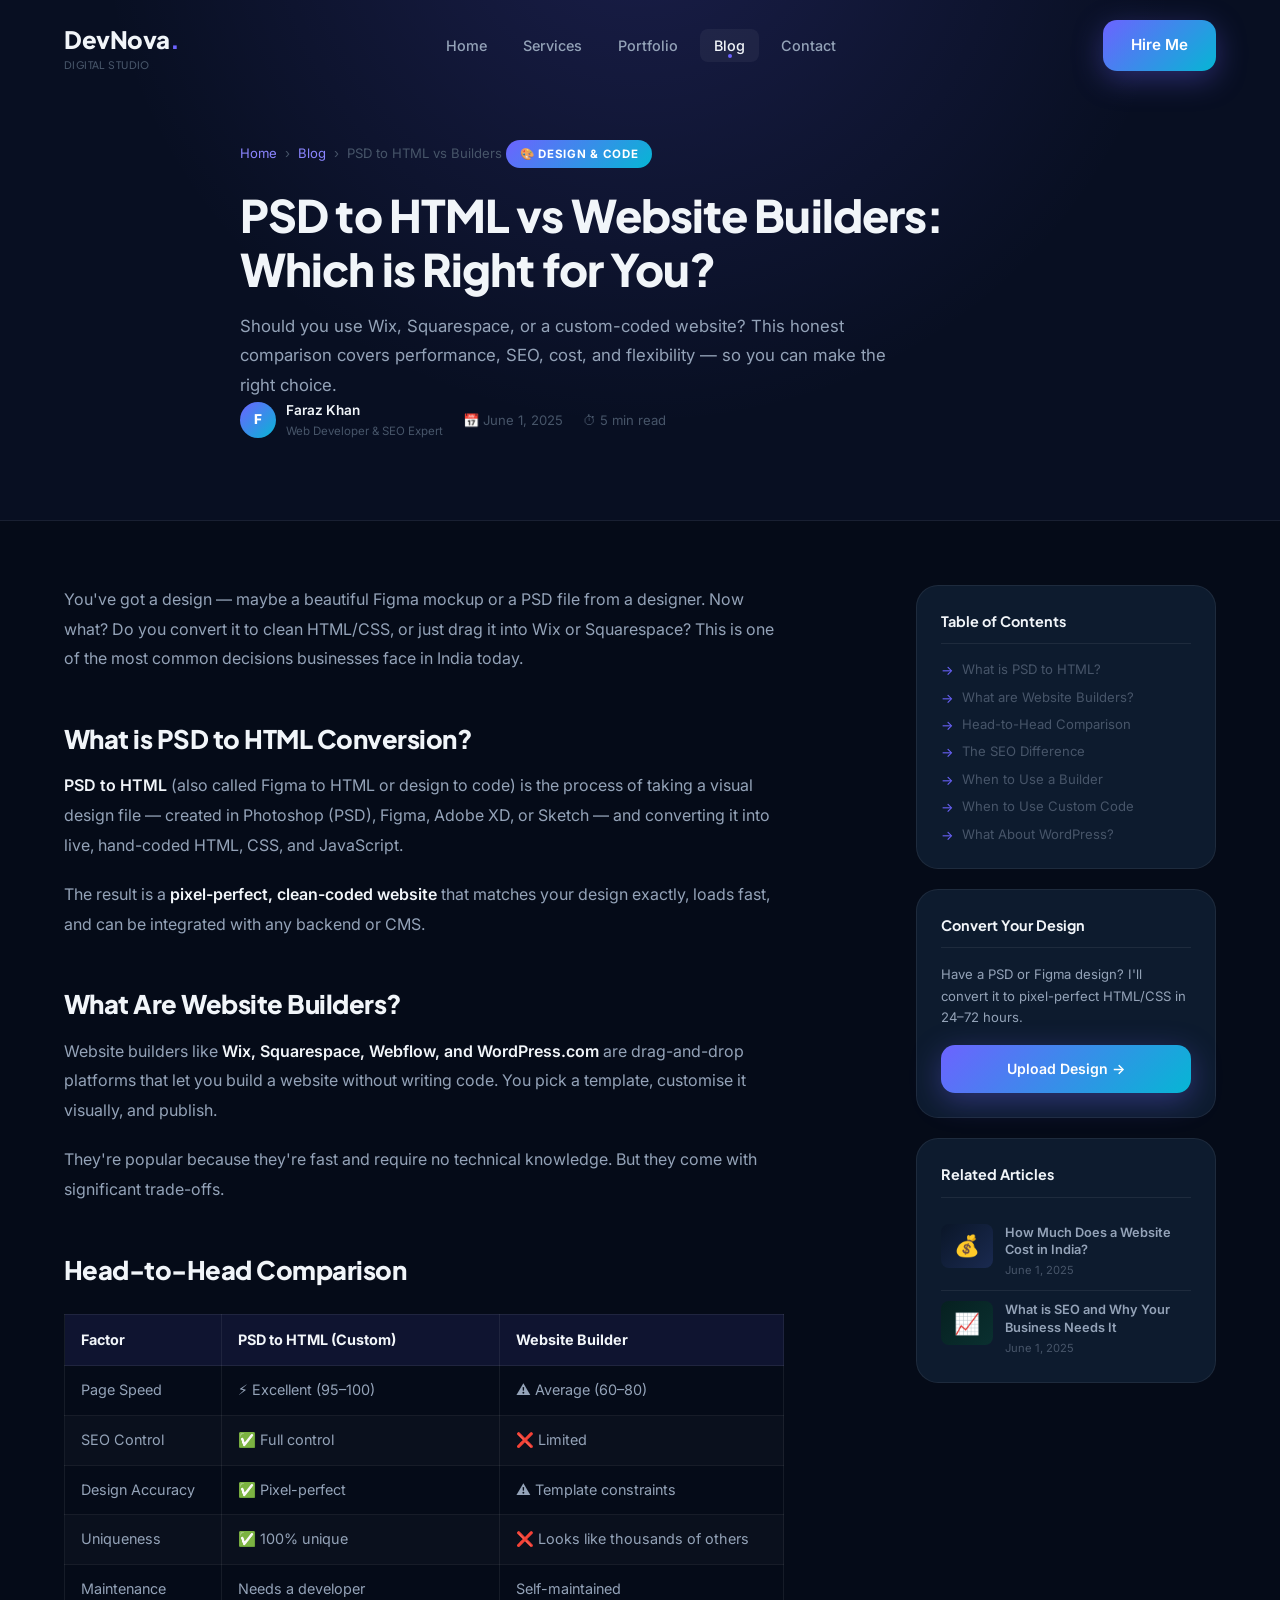
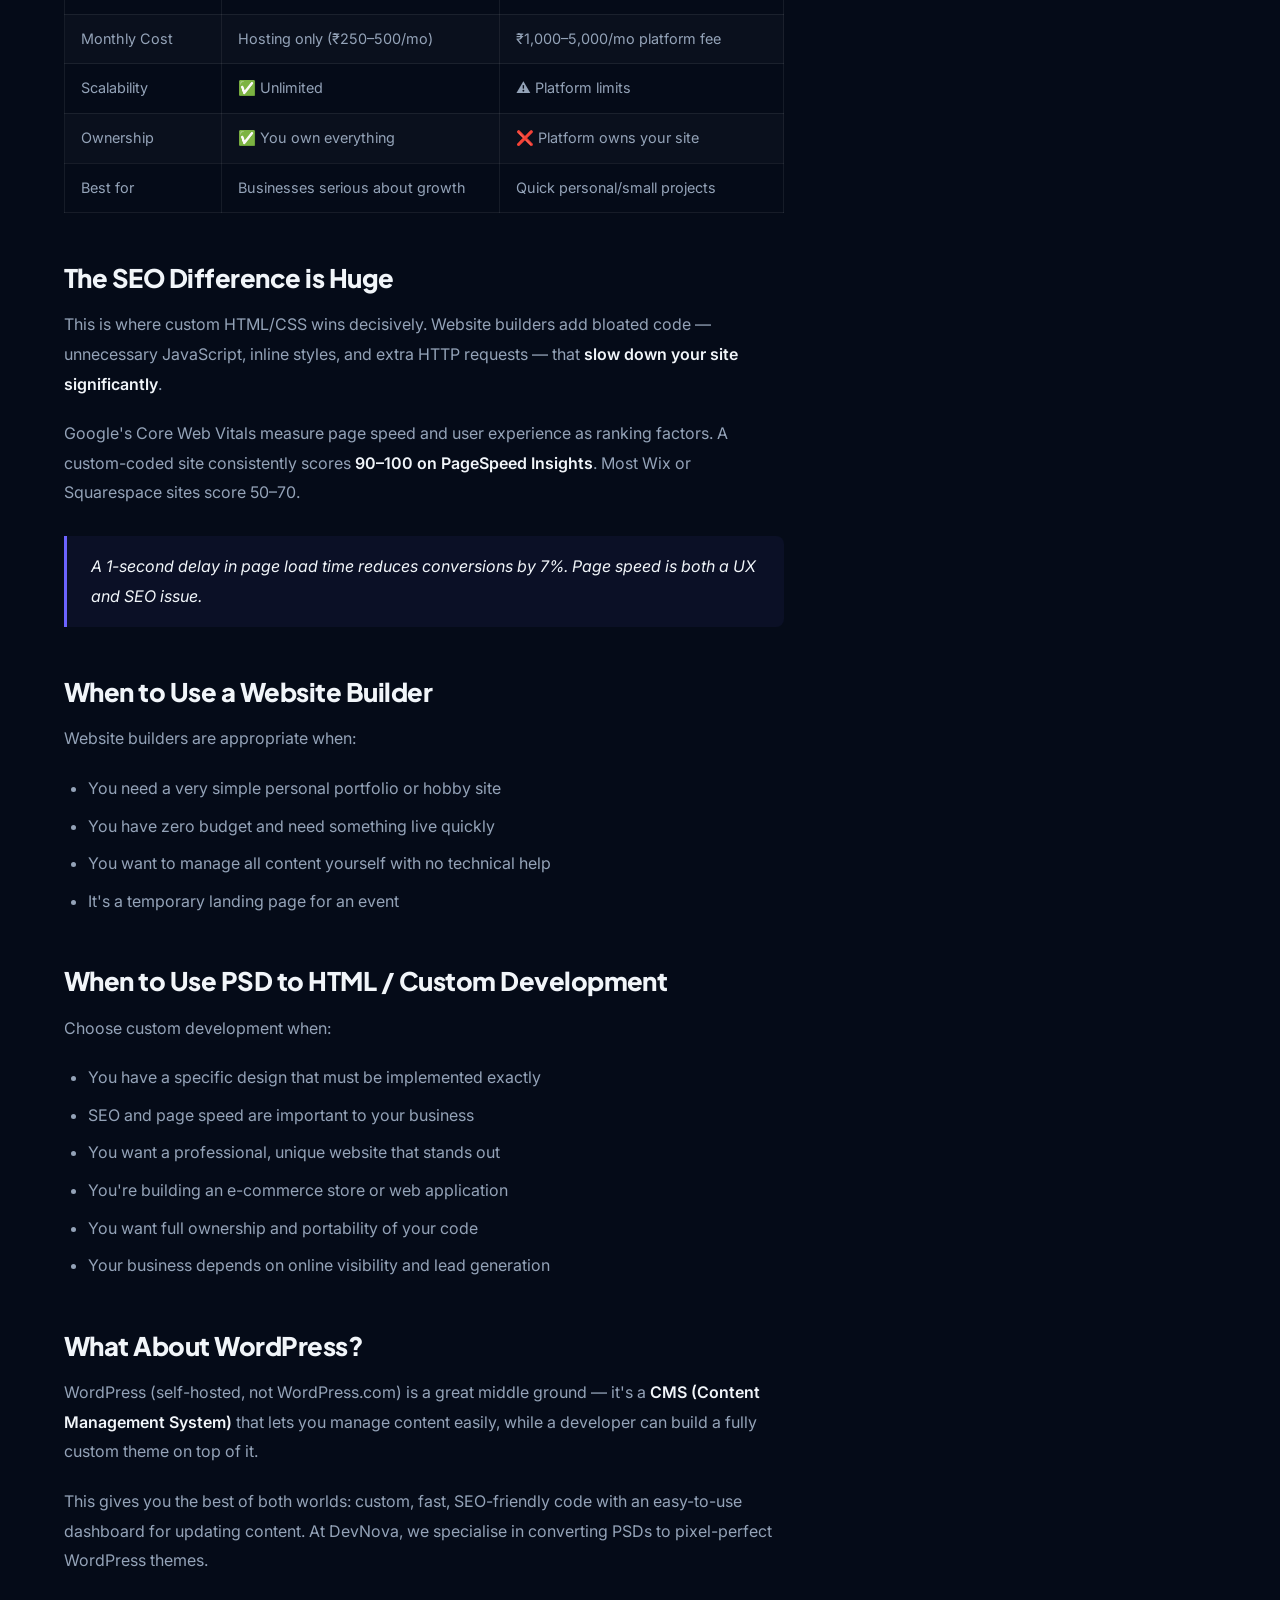
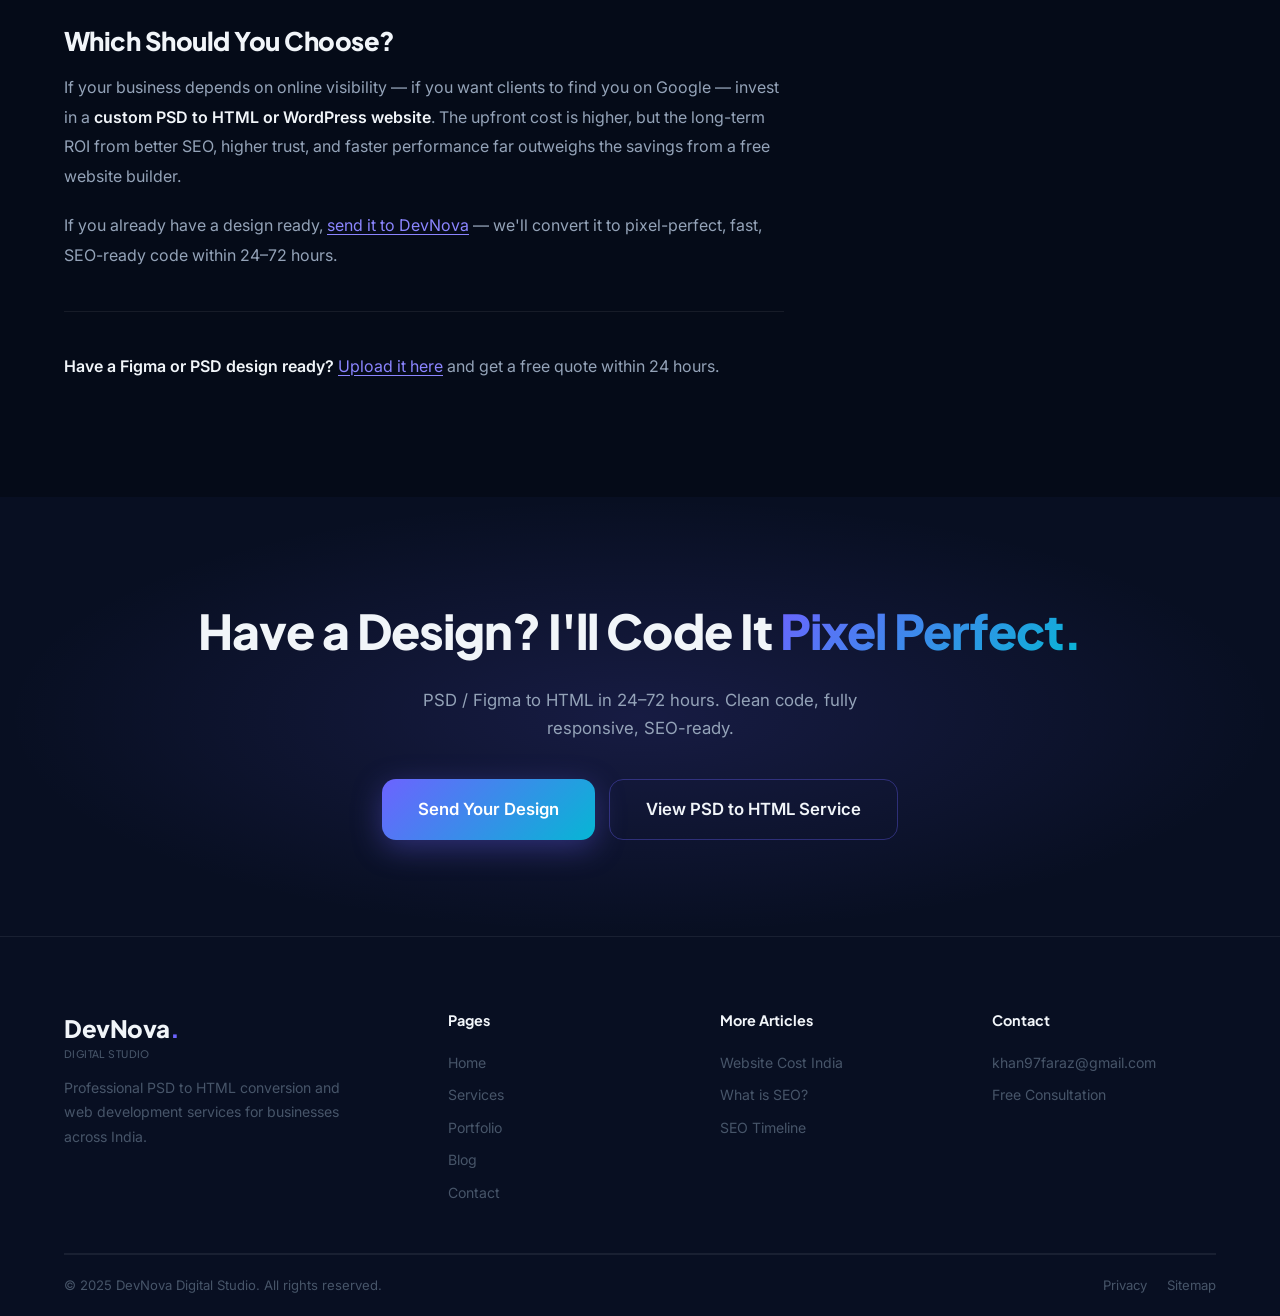
<file: blog/psd-to-html-vs-website-builders.html>
<!DOCTYPE html>
<html lang="en">
<head>
  <meta charset="UTF-8" />
  <meta name="viewport" content="width=device-width, initial-scale=1.0" />

  <!-- ===== GOOGLE ANALYTICS GA4 ===== -->
  <script async src="https://www.googletagmanager.com/gtag/js?id=G-7RZJL641LN"></script>
  <script>
    window.dataLayer = window.dataLayer || [];
    function gtag(){dataLayer.push(arguments);}
    gtag('js', new Date());
    gtag('config', 'G-7RZJL641LN');
  </script>

  <title>PSD to HTML vs Website Builders: Which is Right for You? — DevNova</title>
  <meta name="description" content="Wix, Squarespace, or custom PSD to HTML? We compare both options with real costs, pros, cons, and help you make the right choice for your business website in India." />
  <meta name="keywords" content="psd to html conversion, website builder vs custom website, wix vs custom website, figma to html india, should i use wordpress or custom code, web development india" />
  <meta name="robots" content="index, follow, max-snippet:-1, max-image-preview:large" />
  <meta name="theme-color" content="#6C63FF" />
  <meta name="language" content="English" />
  <meta name="geo.region" content="IN" />
  <link rel="canonical" href="https://portfolioweb-mauve-zeta.vercel.app/blog/psd-to-html-vs-website-builders.html" />
  <link rel="alternate" hreflang="en" href="https://portfolioweb-mauve-zeta.vercel.app/blog/psd-to-html-vs-website-builders.html" />
  <link rel="alternate" hreflang="x-default" href="https://portfolioweb-mauve-zeta.vercel.app/blog/psd-to-html-vs-website-builders.html" />
  <meta property="og:type" content="article" />
  <meta property="og:url" content="https://portfolioweb-mauve-zeta.vercel.app/blog/psd-to-html-vs-website-builders.html" />
  <meta property="og:title" content="PSD to HTML vs Website Builders: Which is Right for You?" />
  <meta property="og:description" content="A detailed comparison of custom-coded websites vs. drag-and-drop website builders for Indian businesses." />
  <meta name="google-site-verification" content="YdTgZyfmlsxTux8rIy8F26vMkPtCJ-BFz233p8TedxY" />
  <script type="application/ld+json">
  {
    "@context": "https://schema.org",
    "@type": "BreadcrumbList",
    "itemListElement": [
      { "@type": "ListItem", "position": 1, "name": "Home", "item": "https://portfolioweb-mauve-zeta.vercel.app/" },
      { "@type": "ListItem", "position": 2, "name": "Blog", "item": "https://portfolioweb-mauve-zeta.vercel.app/blog/" },
      { "@type": "ListItem", "position": 3, "name": "PSD to HTML vs Website Builders", "item": "https://portfolioweb-mauve-zeta.vercel.app/blog/psd-to-html-vs-website-builders.html" }
    ]
  }
  </script>
  <script type="application/ld+json">
  {
    "@context": "https://schema.org",
    "@type": "BlogPosting",
    "headline": "PSD to HTML vs Website Builders: Which is Right for You?",
    "datePublished": "2025-06-01",
    "dateModified": "2025-06-01",
    "author": { "@type": "Person", "name": "Faraz Khan", "url": "https://portfolioweb-mauve-zeta.vercel.app" },
    "publisher": { "@type": "Organization", "name": "DevNova Digital Studio", "url": "https://portfolioweb-mauve-zeta.vercel.app" }
  }
  </script>
  <link rel="icon" type="image/svg+xml" href="data:image/svg+xml,<svg xmlns='http://www.w3.org/2000/svg' viewBox='0 0 32 32'><rect width='32' height='32' rx='8' fill='%236C63FF'/><text x='50%25' y='54%25' font-family='Arial' font-weight='900' font-size='18' fill='white' text-anchor='middle' dominant-baseline='middle'>F</text></svg>" />
  <link rel="preconnect" href="https://fonts.googleapis.com" />
  <link rel="preconnect" href="https://fonts.gstatic.com" crossorigin />
  <link rel="stylesheet" href="../css/style.css" />
</head>
<body>

<nav class="navbar" id="navbar">
  <div class="container">
    <div class="nav-inner">
      <a href="../index.html" class="nav-logo"><div class="logo-stack"><span>DevNova<span class="dot">.</span></span><span class="logo-sub">Digital Studio</span></div></a>
      <ul class="nav-links">
        <li><a href="../index.html">Home</a></li><li><a href="../services.html">Services</a></li><li><a href="../portfolio.html">Portfolio</a></li><li><a href="index.html" class="active">Blog</a></li><li><a href="../contact.html">Contact</a></li>
      </ul>
      <div class="nav-actions">
        <a href="../contact.html" class="btn btn-primary">Hire Me</a>
        <button class="nav-hamburger" id="hamburger" aria-label="Toggle menu"><span></span><span></span><span></span></button>
      </div>
    </div>
  </div>
</nav>
<div class="mobile-menu" id="mobileMenu">
  <a href="../index.html">Home</a><a href="../services.html">Services</a><a href="../portfolio.html">Portfolio</a><a href="index.html">Blog</a><a href="../contact.html">Contact</a>
  <a href="../contact.html" class="btn btn-primary" style="margin-top:16px;">Hire Me</a>
</div>

<header class="article-hero">
  <div class="article-hero-bg"></div>
  <div class="container">
    <div class="article-hero-inner">
      <nav class="breadcrumb"><a href="../index.html">Home</a> <span>›</span> <a href="index.html">Blog</a> <span>›</span> <span>PSD to HTML vs Builders</span></nav>
      <span class="article-category">🎨 Design & Code</span>
      <h1 class="article-title">PSD to HTML vs Website Builders: Which is Right for You?</h1>
      <p class="article-excerpt">Should you use Wix, Squarespace, or a custom-coded website? This honest comparison covers performance, SEO, cost, and flexibility — so you can make the right choice.</p>
      <div class="article-meta">
        <div class="article-author">
          <div class="article-author-avatar">F</div>
          <div><div class="article-author-name">Faraz Khan</div><div class="article-author-role">Web Developer & SEO Expert</div></div>
        </div>
        <div class="article-meta-item">📅 June 1, 2025</div>
        <div class="article-meta-item">⏱ 5 min read</div>
      </div>
    </div>
  </div>
</header>

<div class="container">
  <div class="article-layout">
    <main class="prose" id="article-content">

      <p>You've got a design — maybe a beautiful Figma mockup or a PSD file from a designer. Now what? Do you convert it to clean HTML/CSS, or just drag it into Wix or Squarespace? This is one of the most common decisions businesses face in India today.</p>

      <h2 id="what-is-psd-html">What is PSD to HTML Conversion?</h2>
      <p><strong>PSD to HTML</strong> (also called Figma to HTML or design to code) is the process of taking a visual design file — created in Photoshop (PSD), Figma, Adobe XD, or Sketch — and converting it into live, hand-coded HTML, CSS, and JavaScript.</p>
      <p>The result is a <strong>pixel-perfect, clean-coded website</strong> that matches your design exactly, loads fast, and can be integrated with any backend or CMS.</p>

      <h2 id="what-are-builders">What Are Website Builders?</h2>
      <p>Website builders like <strong>Wix, Squarespace, Webflow, and WordPress.com</strong> are drag-and-drop platforms that let you build a website without writing code. You pick a template, customise it visually, and publish.</p>
      <p>They're popular because they're fast and require no technical knowledge. But they come with significant trade-offs.</p>

      <h2 id="comparison">Head-to-Head Comparison</h2>

      <table>
        <thead><tr><th>Factor</th><th>PSD to HTML (Custom)</th><th>Website Builder</th></tr></thead>
        <tbody>
          <tr><td>Page Speed</td><td>⚡ Excellent (95–100)</td><td>⚠️ Average (60–80)</td></tr>
          <tr><td>SEO Control</td><td>✅ Full control</td><td>❌ Limited</td></tr>
          <tr><td>Design Accuracy</td><td>✅ Pixel-perfect</td><td>⚠️ Template constraints</td></tr>
          <tr><td>Uniqueness</td><td>✅ 100% unique</td><td>❌ Looks like thousands of others</td></tr>
          <tr><td>Maintenance</td><td>Needs a developer</td><td>Self-maintained</td></tr>
          <tr><td>Monthly Cost</td><td>Hosting only (₹250–500/mo)</td><td>₹1,000–5,000/mo platform fee</td></tr>
          <tr><td>Scalability</td><td>✅ Unlimited</td><td>⚠️ Platform limits</td></tr>
          <tr><td>Ownership</td><td>✅ You own everything</td><td>❌ Platform owns your site</td></tr>
          <tr><td>Best for</td><td>Businesses serious about growth</td><td>Quick personal/small projects</td></tr>
        </tbody>
      </table>

      <h2 id="seo-difference">The SEO Difference is Huge</h2>
      <p>This is where custom HTML/CSS wins decisively. Website builders add bloated code — unnecessary JavaScript, inline styles, and extra HTTP requests — that <strong>slow down your site significantly</strong>.</p>
      <p>Google's Core Web Vitals measure page speed and user experience as ranking factors. A custom-coded site consistently scores <strong>90–100 on PageSpeed Insights</strong>. Most Wix or Squarespace sites score 50–70.</p>

      <blockquote>A 1-second delay in page load time reduces conversions by 7%. Page speed is both a UX and SEO issue.</blockquote>

      <h2 id="when-builder">When to Use a Website Builder</h2>
      <p>Website builders are appropriate when:</p>
      <ul>
        <li>You need a very simple personal portfolio or hobby site</li>
        <li>You have zero budget and need something live quickly</li>
        <li>You want to manage all content yourself with no technical help</li>
        <li>It's a temporary landing page for an event</li>
      </ul>

      <h2 id="when-custom">When to Use PSD to HTML / Custom Development</h2>
      <p>Choose custom development when:</p>
      <ul>
        <li>You have a specific design that must be implemented exactly</li>
        <li>SEO and page speed are important to your business</li>
        <li>You want a professional, unique website that stands out</li>
        <li>You're building an e-commerce store or web application</li>
        <li>You want full ownership and portability of your code</li>
        <li>Your business depends on online visibility and lead generation</li>
      </ul>

      <h2 id="wordpress-option">What About WordPress?</h2>
      <p>WordPress (self-hosted, not WordPress.com) is a great middle ground — it's a <strong>CMS (Content Management System)</strong> that lets you manage content easily, while a developer can build a fully custom theme on top of it.</p>
      <p>This gives you the best of both worlds: custom, fast, SEO-friendly code with an easy-to-use dashboard for updating content. At DevNova, we specialise in converting PSDs to pixel-perfect WordPress themes.</p>

      <h2 id="conclusion">Which Should You Choose?</h2>
      <p>If your business depends on online visibility — if you want clients to find you on Google — invest in a <strong>custom PSD to HTML or WordPress website</strong>. The upfront cost is higher, but the long-term ROI from better SEO, higher trust, and faster performance far outweighs the savings from a free website builder.</p>
      <p>If you already have a design ready, <a href="../contact.html">send it to DevNova</a> — we'll convert it to pixel-perfect, fast, SEO-ready code within 24–72 hours.</p>

      <hr />
      <p><strong>Have a Figma or PSD design ready?</strong> <a href="../contact.html">Upload it here</a> and get a free quote within 24 hours.</p>

    </main>

    <aside class="article-sidebar">
      <div class="sidebar-card">
        <h4>Table of Contents</h4>
        <nav class="toc-list">
          <a href="#what-is-psd-html" class="toc-link">What is PSD to HTML?</a>
          <a href="#what-are-builders" class="toc-link">What are Website Builders?</a>
          <a href="#comparison" class="toc-link">Head-to-Head Comparison</a>
          <a href="#seo-difference" class="toc-link">The SEO Difference</a>
          <a href="#when-builder" class="toc-link">When to Use a Builder</a>
          <a href="#when-custom" class="toc-link">When to Use Custom Code</a>
          <a href="#wordpress-option" class="toc-link">What About WordPress?</a>
        </nav>
      </div>
      <div class="sidebar-card">
        <h4>Convert Your Design</h4>
        <p style="font-size:0.82rem;color:var(--text-secondary);line-height:1.65;margin-bottom:16px;">Have a PSD or Figma design? I'll convert it to pixel-perfect HTML/CSS in 24–72 hours.</p>
        <a href="../contact.html" class="btn btn-primary" style="width:100%;justify-content:center;font-size:0.88rem;">Upload Design →</a>
      </div>
      <div class="sidebar-card">
        <h4>Related Articles</h4>
        <a href="how-much-does-a-website-cost-in-india.html" class="related-post">
          <div class="related-post-thumb" style="background:linear-gradient(135deg,#0A1628,#1A2A50);display:flex;align-items:center;justify-content:center;font-size:1.3rem;">💰</div>
          <div><div class="related-post-title">How Much Does a Website Cost in India?</div><div class="related-post-date">June 1, 2025</div></div>
        </a>
        <a href="what-is-seo-and-why-does-your-business-need-it.html" class="related-post">
          <div class="related-post-thumb" style="background:linear-gradient(135deg,#062020,#0A3030);display:flex;align-items:center;justify-content:center;font-size:1.3rem;">📈</div>
          <div><div class="related-post-title">What is SEO and Why Your Business Needs It</div><div class="related-post-date">June 1, 2025</div></div>
        </a>
      </div>
    </aside>
  </div>
</div>

<section class="cta-section" style="background:var(--bg-secondary);">
  <div class="cta-bg"></div>
  <div class="container">
    <div class="cta-inner">
      <h2 class="cta-title">Have a Design? I'll Code It <span class="text-gradient">Pixel Perfect.</span></h2>
      <p class="cta-desc">PSD / Figma to HTML in 24–72 hours. Clean code, fully responsive, SEO-ready.</p>
      <div class="cta-actions">
        <a href="../contact.html" class="btn btn-primary btn-lg">Send Your Design</a>
        <a href="../services.html#psd" class="btn btn-outline btn-lg">View PSD to HTML Service</a>
      </div>
    </div>
  </div>
</section>

<footer>
  <div class="container">
    <div class="footer-main">
      <div class="footer-brand"><a href="../index.html" class="nav-logo" style="display:inline-flex;margin-bottom:16px;"><div class="logo-stack"><span>DevNova<span class="dot">.</span></span><span class="logo-sub">Digital Studio</span></div></a><p class="footer-desc">Professional PSD to HTML conversion and web development services for businesses across India.</p></div>
      <div class="footer-col"><h4>Pages</h4><ul class="footer-links"><li><a href="../index.html">Home</a></li><li><a href="../services.html">Services</a></li><li><a href="../portfolio.html">Portfolio</a></li><li><a href="index.html">Blog</a></li><li><a href="../contact.html">Contact</a></li></ul></div>
      <div class="footer-col"><h4>More Articles</h4><ul class="footer-links"><li><a href="how-much-does-a-website-cost-in-india.html">Website Cost India</a></li><li><a href="what-is-seo-and-why-does-your-business-need-it.html">What is SEO?</a></li><li><a href="how-long-does-seo-take-to-work.html">SEO Timeline</a></li></ul></div>
      <div class="footer-col"><h4>Contact</h4><ul class="footer-links"><li><a href="mailto:khan97faraz@gmail.com">khan97faraz@gmail.com</a></li><li><a href="../contact.html">Free Consultation</a></li></ul></div>
    </div>
    <hr class="divider" /><div class="footer-bottom"><p>© 2025 DevNova Digital Studio. All rights reserved.</p><div class="footer-bottom-links"><a href="#">Privacy</a><a href="../sitemap.xml">Sitemap</a></div></div>
  </div>
</footer>
<script src="../js/main.js"></script>
</body>
</html>
</file>
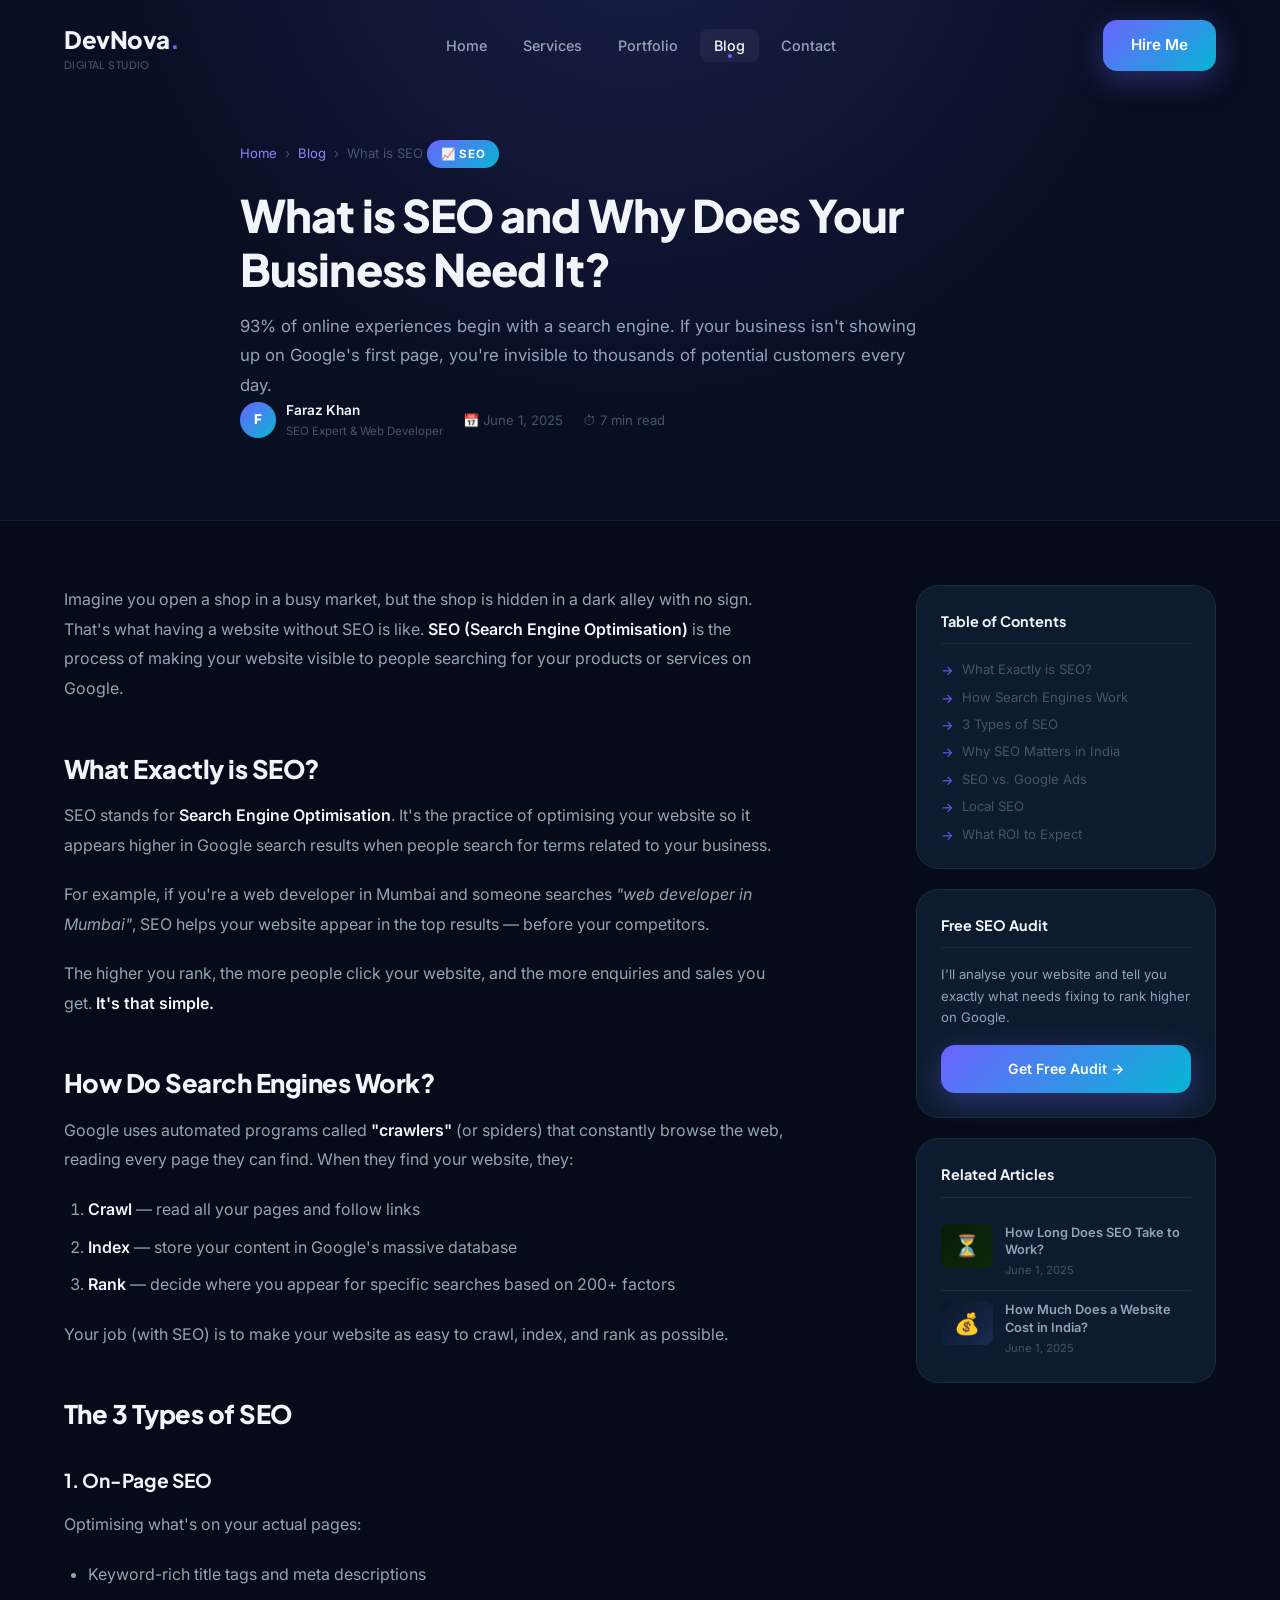
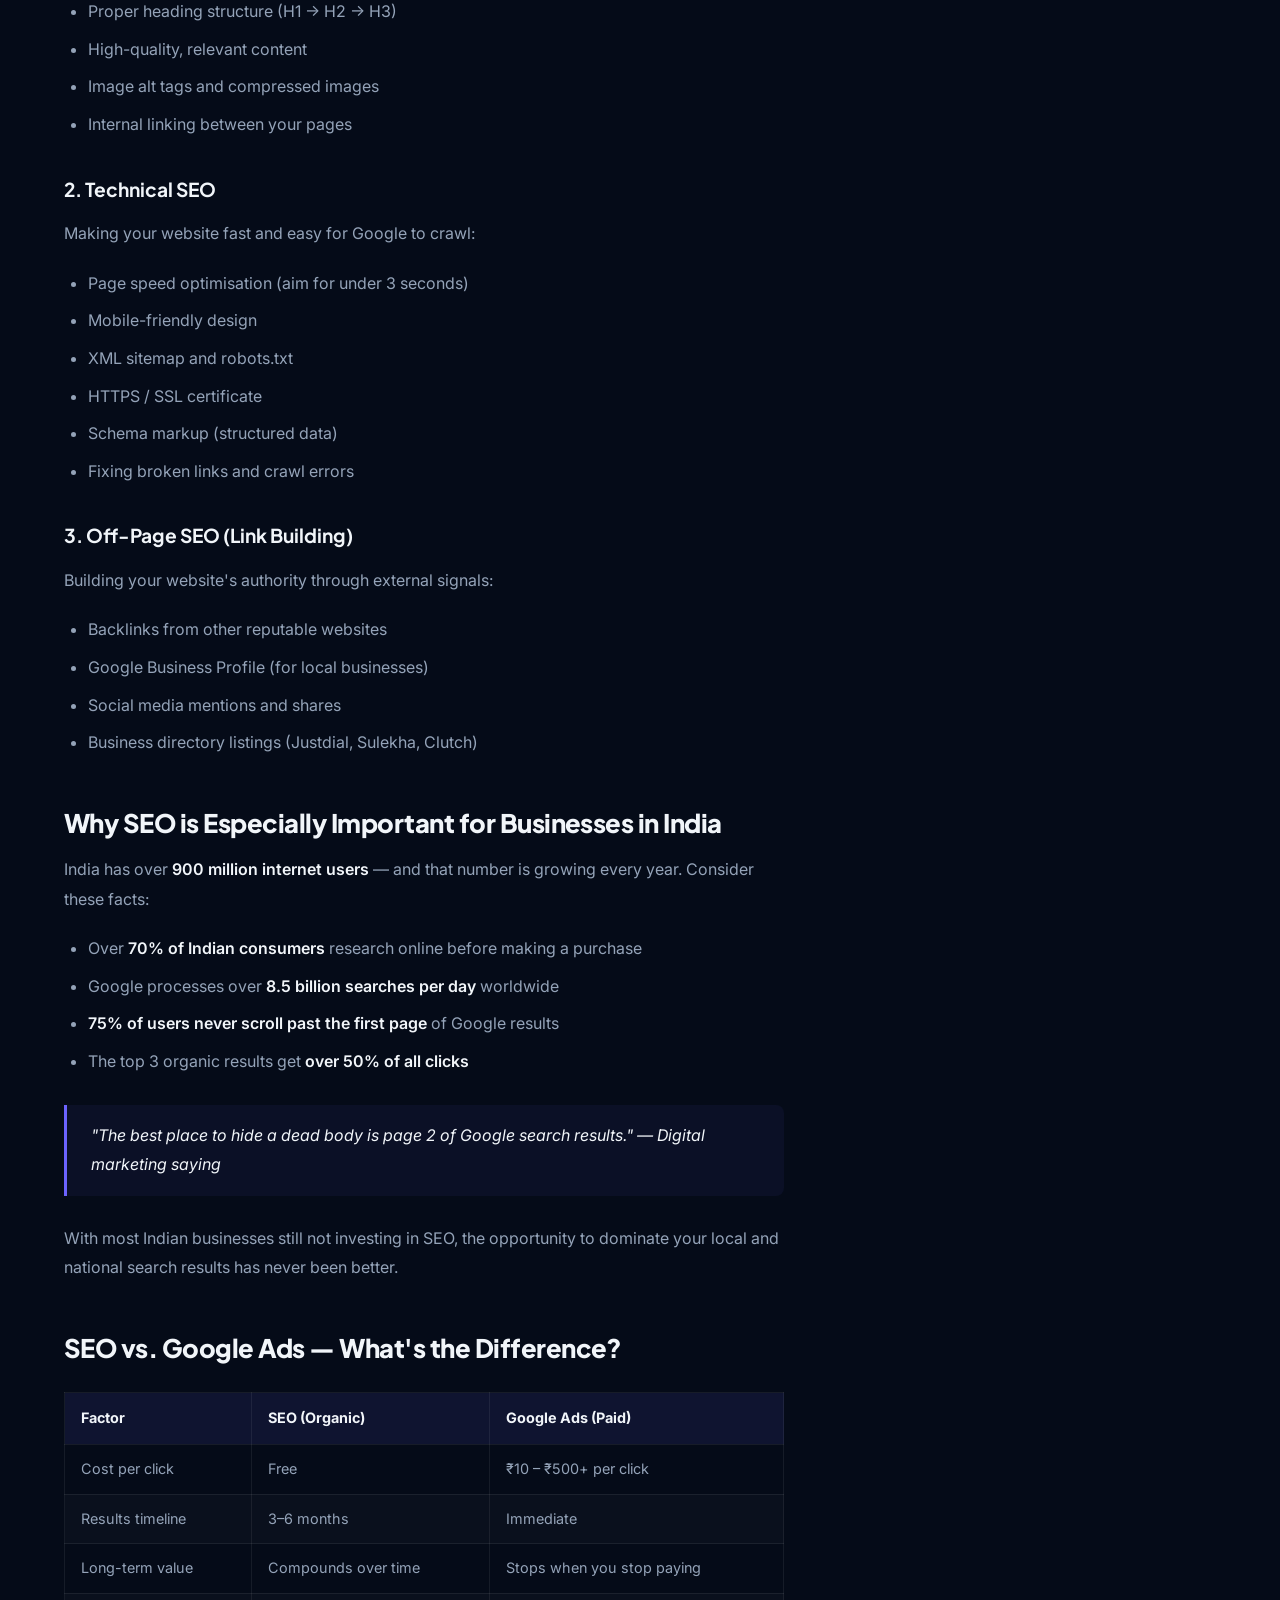
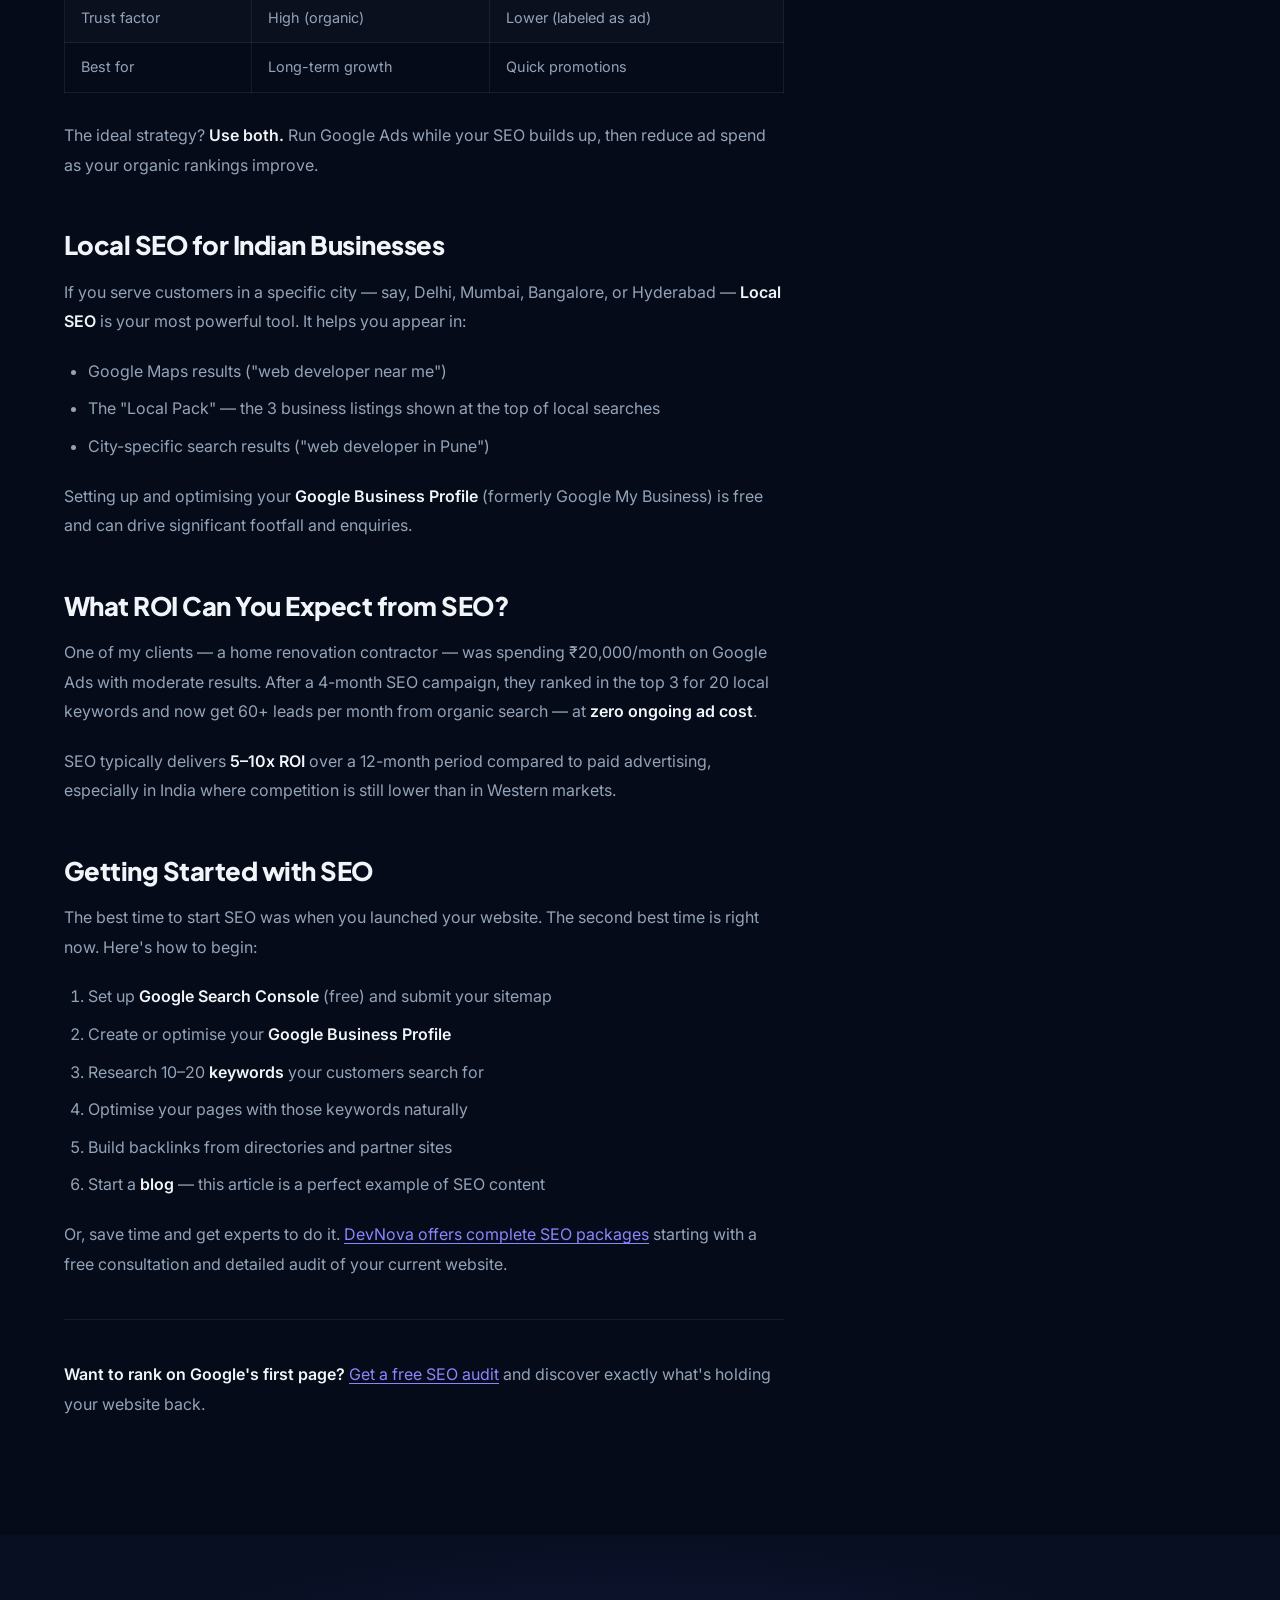
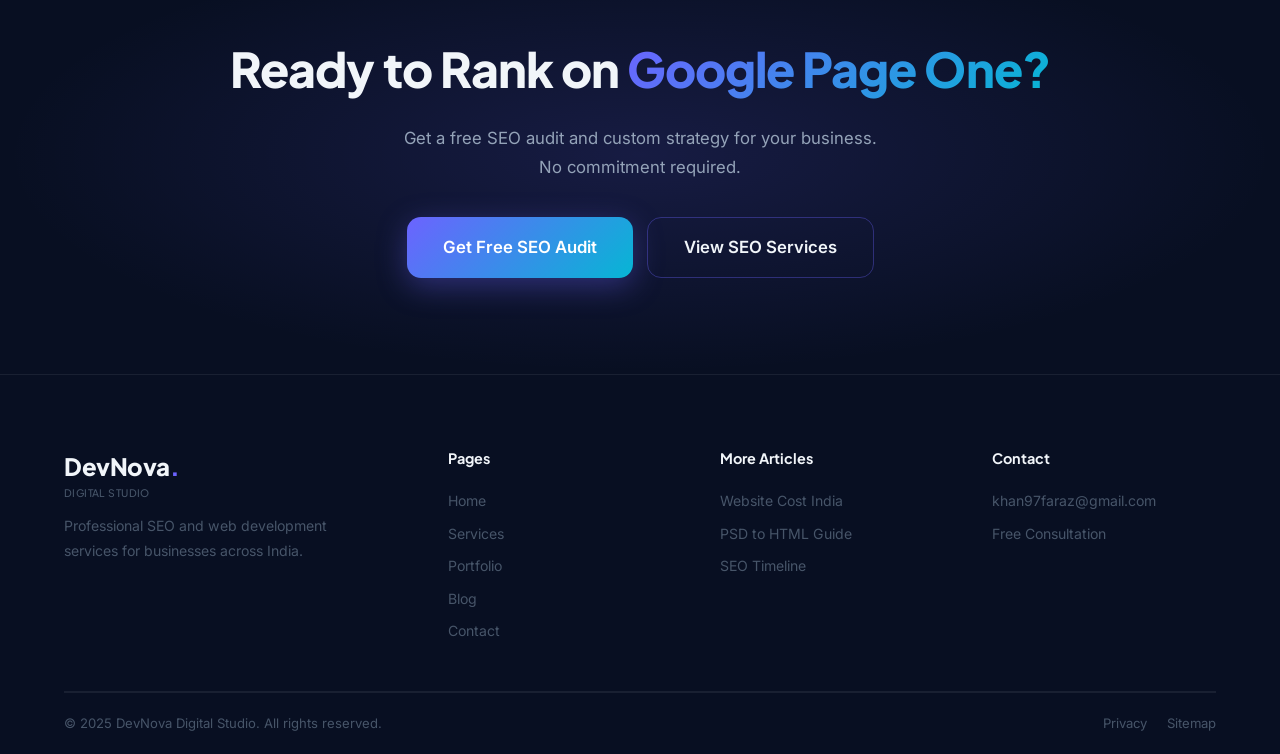
<file: blog/what-is-seo-and-why-does-your-business-need-it.html>
<!DOCTYPE html>
<html lang="en">
<head>
  <meta charset="UTF-8" />
  <meta name="viewport" content="width=device-width, initial-scale=1.0" />

  <!-- ===== GOOGLE ANALYTICS GA4 ===== -->
  <script async src="https://www.googletagmanager.com/gtag/js?id=G-7RZJL641LN"></script>
  <script>
    window.dataLayer = window.dataLayer || [];
    function gtag(){dataLayer.push(arguments);}
    gtag('js', new Date());
    gtag('config', 'G-7RZJL641LN');
  </script>

  <title>What is SEO and Why Does Your Business Need It? — DevNova</title>
  <meta name="description" content="What is SEO and how does it work? Learn why SEO is the most cost-effective marketing channel for Indian businesses and how to rank your website on Google's first page." />
  <meta name="keywords" content="what is seo, seo for business india, how does seo work, seo expert india, google ranking india, seo benefits small business india" />
  <meta name="robots" content="index, follow, max-snippet:-1, max-image-preview:large" />
  <meta name="theme-color" content="#6C63FF" />
  <meta name="language" content="English" />
  <meta name="geo.region" content="IN" />
  <link rel="canonical" href="https://portfolioweb-mauve-zeta.vercel.app/blog/what-is-seo-and-why-does-your-business-need-it.html" />
  <link rel="alternate" hreflang="en" href="https://portfolioweb-mauve-zeta.vercel.app/blog/what-is-seo-and-why-does-your-business-need-it.html" />
  <link rel="alternate" hreflang="x-default" href="https://portfolioweb-mauve-zeta.vercel.app/blog/what-is-seo-and-why-does-your-business-need-it.html" />
  <meta property="og:type" content="article" />
  <meta property="og:url" content="https://portfolioweb-mauve-zeta.vercel.app/blog/what-is-seo-and-why-does-your-business-need-it.html" />
  <meta property="og:title" content="What is SEO and Why Does Your Business Need It?" />
  <meta property="og:description" content="Learn how SEO works and why it's the most cost-effective way to grow your business in India." />
  <meta name="google-site-verification" content="YdTgZyfmlsxTux8rIy8F26vMkPtCJ-BFz233p8TedxY" />
  <script type="application/ld+json">
  {
    "@context": "https://schema.org",
    "@type": "BreadcrumbList",
    "itemListElement": [
      { "@type": "ListItem", "position": 1, "name": "Home", "item": "https://portfolioweb-mauve-zeta.vercel.app/" },
      { "@type": "ListItem", "position": 2, "name": "Blog", "item": "https://portfolioweb-mauve-zeta.vercel.app/blog/" },
      { "@type": "ListItem", "position": 3, "name": "What is SEO?", "item": "https://portfolioweb-mauve-zeta.vercel.app/blog/what-is-seo-and-why-does-your-business-need-it.html" }
    ]
  }
  </script>
  <script type="application/ld+json">
  {
    "@context": "https://schema.org",
    "@type": "BlogPosting",
    "headline": "What is SEO and Why Does Your Business Need It?",
    "description": "A complete guide to SEO for Indian businesses — what it is, how it works, and why you need it.",
    "datePublished": "2025-06-01",
    "dateModified": "2025-06-01",
    "author": { "@type": "Person", "name": "Faraz Khan", "url": "https://portfolioweb-mauve-zeta.vercel.app" },
    "publisher": { "@type": "Organization", "name": "DevNova Digital Studio", "url": "https://portfolioweb-mauve-zeta.vercel.app" },
    "mainEntityOfPage": { "@type": "WebPage", "@id": "https://portfolioweb-mauve-zeta.vercel.app/blog/what-is-seo-and-why-does-your-business-need-it.html" }
  }
  </script>
  <link rel="icon" type="image/svg+xml" href="data:image/svg+xml,<svg xmlns='http://www.w3.org/2000/svg' viewBox='0 0 32 32'><rect width='32' height='32' rx='8' fill='%236C63FF'/><text x='50%25' y='54%25' font-family='Arial' font-weight='900' font-size='18' fill='white' text-anchor='middle' dominant-baseline='middle'>F</text></svg>" />
  <link rel="preconnect" href="https://fonts.googleapis.com" />
  <link rel="preconnect" href="https://fonts.gstatic.com" crossorigin />
  <link rel="stylesheet" href="../css/style.css" />
</head>
<body>

<nav class="navbar" id="navbar">
  <div class="container">
    <div class="nav-inner">
      <a href="../index.html" class="nav-logo"><div class="logo-stack"><span>DevNova<span class="dot">.</span></span><span class="logo-sub">Digital Studio</span></div></a>
      <ul class="nav-links">
        <li><a href="../index.html">Home</a></li><li><a href="../services.html">Services</a></li><li><a href="../portfolio.html">Portfolio</a></li><li><a href="index.html" class="active">Blog</a></li><li><a href="../contact.html">Contact</a></li>
      </ul>
      <div class="nav-actions">
        <a href="../contact.html" class="btn btn-primary">Hire Me</a>
        <button class="nav-hamburger" id="hamburger" aria-label="Toggle menu"><span></span><span></span><span></span></button>
      </div>
    </div>
  </div>
</nav>
<div class="mobile-menu" id="mobileMenu">
  <a href="../index.html">Home</a><a href="../services.html">Services</a><a href="../portfolio.html">Portfolio</a><a href="index.html">Blog</a><a href="../contact.html">Contact</a>
  <a href="../contact.html" class="btn btn-primary" style="margin-top:16px;">Hire Me</a>
</div>

<header class="article-hero">
  <div class="article-hero-bg"></div>
  <div class="container">
    <div class="article-hero-inner">
      <nav class="breadcrumb"><a href="../index.html">Home</a> <span>›</span> <a href="index.html">Blog</a> <span>›</span> <span>What is SEO</span></nav>
      <span class="article-category">📈 SEO</span>
      <h1 class="article-title">What is SEO and Why Does Your Business Need It?</h1>
      <p class="article-excerpt">93% of online experiences begin with a search engine. If your business isn't showing up on Google's first page, you're invisible to thousands of potential customers every day.</p>
      <div class="article-meta">
        <div class="article-author">
          <div class="article-author-avatar">F</div>
          <div><div class="article-author-name">Faraz Khan</div><div class="article-author-role">SEO Expert & Web Developer</div></div>
        </div>
        <div class="article-meta-item">📅 June 1, 2025</div>
        <div class="article-meta-item">⏱ 7 min read</div>
      </div>
    </div>
  </div>
</header>

<div class="container">
  <div class="article-layout">
    <main class="prose" id="article-content">

      <p>Imagine you open a shop in a busy market, but the shop is hidden in a dark alley with no sign. That's what having a website without SEO is like. <strong>SEO (Search Engine Optimisation)</strong> is the process of making your website visible to people searching for your products or services on Google.</p>

      <h2 id="what-is-seo">What Exactly is SEO?</h2>
      <p>SEO stands for <strong>Search Engine Optimisation</strong>. It's the practice of optimising your website so it appears higher in Google search results when people search for terms related to your business.</p>
      <p>For example, if you're a web developer in Mumbai and someone searches <em>"web developer in Mumbai"</em>, SEO helps your website appear in the top results — before your competitors.</p>
      <p>The higher you rank, the more people click your website, and the more enquiries and sales you get. <strong>It's that simple.</strong></p>

      <h2 id="how-it-works">How Do Search Engines Work?</h2>
      <p>Google uses automated programs called <strong>"crawlers"</strong> (or spiders) that constantly browse the web, reading every page they can find. When they find your website, they:</p>
      <ol>
        <li><strong>Crawl</strong> — read all your pages and follow links</li>
        <li><strong>Index</strong> — store your content in Google's massive database</li>
        <li><strong>Rank</strong> — decide where you appear for specific searches based on 200+ factors</li>
      </ol>
      <p>Your job (with SEO) is to make your website as easy to crawl, index, and rank as possible.</p>

      <h2 id="types">The 3 Types of SEO</h2>

      <h3>1. On-Page SEO</h3>
      <p>Optimising what's on your actual pages:</p>
      <ul>
        <li>Keyword-rich title tags and meta descriptions</li>
        <li>Proper heading structure (H1 → H2 → H3)</li>
        <li>High-quality, relevant content</li>
        <li>Image alt tags and compressed images</li>
        <li>Internal linking between your pages</li>
      </ul>

      <h3>2. Technical SEO</h3>
      <p>Making your website fast and easy for Google to crawl:</p>
      <ul>
        <li>Page speed optimisation (aim for under 3 seconds)</li>
        <li>Mobile-friendly design</li>
        <li>XML sitemap and robots.txt</li>
        <li>HTTPS / SSL certificate</li>
        <li>Schema markup (structured data)</li>
        <li>Fixing broken links and crawl errors</li>
      </ul>

      <h3>3. Off-Page SEO (Link Building)</h3>
      <p>Building your website's authority through external signals:</p>
      <ul>
        <li>Backlinks from other reputable websites</li>
        <li>Google Business Profile (for local businesses)</li>
        <li>Social media mentions and shares</li>
        <li>Business directory listings (Justdial, Sulekha, Clutch)</li>
      </ul>

      <h2 id="why-india">Why SEO is Especially Important for Businesses in India</h2>
      <p>India has over <strong>900 million internet users</strong> — and that number is growing every year. Consider these facts:</p>
      <ul>
        <li>Over <strong>70% of Indian consumers</strong> research online before making a purchase</li>
        <li>Google processes over <strong>8.5 billion searches per day</strong> worldwide</li>
        <li><strong>75% of users never scroll past the first page</strong> of Google results</li>
        <li>The top 3 organic results get <strong>over 50% of all clicks</strong></li>
      </ul>

      <blockquote>"The best place to hide a dead body is page 2 of Google search results." — Digital marketing saying</blockquote>

      <p>With most Indian businesses still not investing in SEO, the opportunity to dominate your local and national search results has never been better.</p>

      <h2 id="seo-vs-ads">SEO vs. Google Ads — What's the Difference?</h2>

      <table>
        <thead><tr><th>Factor</th><th>SEO (Organic)</th><th>Google Ads (Paid)</th></tr></thead>
        <tbody>
          <tr><td>Cost per click</td><td>Free</td><td>₹10 – ₹500+ per click</td></tr>
          <tr><td>Results timeline</td><td>3–6 months</td><td>Immediate</td></tr>
          <tr><td>Long-term value</td><td>Compounds over time</td><td>Stops when you stop paying</td></tr>
          <tr><td>Trust factor</td><td>High (organic)</td><td>Lower (labeled as ad)</td></tr>
          <tr><td>Best for</td><td>Long-term growth</td><td>Quick promotions</td></tr>
        </tbody>
      </table>

      <p>The ideal strategy? <strong>Use both.</strong> Run Google Ads while your SEO builds up, then reduce ad spend as your organic rankings improve.</p>

      <h2 id="local-seo">Local SEO for Indian Businesses</h2>
      <p>If you serve customers in a specific city — say, Delhi, Mumbai, Bangalore, or Hyderabad — <strong>Local SEO</strong> is your most powerful tool. It helps you appear in:</p>
      <ul>
        <li>Google Maps results ("web developer near me")</li>
        <li>The "Local Pack" — the 3 business listings shown at the top of local searches</li>
        <li>City-specific search results ("web developer in Pune")</li>
      </ul>
      <p>Setting up and optimising your <strong>Google Business Profile</strong> (formerly Google My Business) is free and can drive significant footfall and enquiries.</p>

      <h2 id="roi">What ROI Can You Expect from SEO?</h2>
      <p>One of my clients — a home renovation contractor — was spending ₹20,000/month on Google Ads with moderate results. After a 4-month SEO campaign, they ranked in the top 3 for 20 local keywords and now get 60+ leads per month from organic search — at <strong>zero ongoing ad cost</strong>.</p>
      <p>SEO typically delivers <strong>5–10x ROI</strong> over a 12-month period compared to paid advertising, especially in India where competition is still lower than in Western markets.</p>

      <h2 id="conclusion">Getting Started with SEO</h2>
      <p>The best time to start SEO was when you launched your website. The second best time is right now. Here's how to begin:</p>
      <ol>
        <li>Set up <strong>Google Search Console</strong> (free) and submit your sitemap</li>
        <li>Create or optimise your <strong>Google Business Profile</strong></li>
        <li>Research 10–20 <strong>keywords</strong> your customers search for</li>
        <li>Optimise your pages with those keywords naturally</li>
        <li>Build backlinks from directories and partner sites</li>
        <li>Start a <strong>blog</strong> — this article is a perfect example of SEO content</li>
      </ol>
      <p>Or, save time and get experts to do it. <a href="../contact.html">DevNova offers complete SEO packages</a> starting with a free consultation and detailed audit of your current website.</p>

      <hr />
      <p><strong>Want to rank on Google's first page?</strong> <a href="../contact.html">Get a free SEO audit</a> and discover exactly what's holding your website back.</p>

    </main>

    <aside class="article-sidebar">
      <div class="sidebar-card">
        <h4>Table of Contents</h4>
        <nav class="toc-list">
          <a href="#what-is-seo" class="toc-link">What Exactly is SEO?</a>
          <a href="#how-it-works" class="toc-link">How Search Engines Work</a>
          <a href="#types" class="toc-link">3 Types of SEO</a>
          <a href="#why-india" class="toc-link">Why SEO Matters in India</a>
          <a href="#seo-vs-ads" class="toc-link">SEO vs. Google Ads</a>
          <a href="#local-seo" class="toc-link">Local SEO</a>
          <a href="#roi" class="toc-link">What ROI to Expect</a>
        </nav>
      </div>
      <div class="sidebar-card">
        <h4>Free SEO Audit</h4>
        <p style="font-size:0.82rem;color:var(--text-secondary);line-height:1.65;margin-bottom:16px;">I'll analyse your website and tell you exactly what needs fixing to rank higher on Google.</p>
        <a href="../contact.html" class="btn btn-primary" style="width:100%;justify-content:center;font-size:0.88rem;">Get Free Audit →</a>
      </div>
      <div class="sidebar-card">
        <h4>Related Articles</h4>
        <a href="how-long-does-seo-take-to-work.html" class="related-post">
          <div class="related-post-thumb" style="background:linear-gradient(135deg,#0A1A0A,#0A2A0A);display:flex;align-items:center;justify-content:center;font-size:1.3rem;">⏳</div>
          <div><div class="related-post-title">How Long Does SEO Take to Work?</div><div class="related-post-date">June 1, 2025</div></div>
        </a>
        <a href="how-much-does-a-website-cost-in-india.html" class="related-post">
          <div class="related-post-thumb" style="background:linear-gradient(135deg,#0A1628,#1A2A50);display:flex;align-items:center;justify-content:center;font-size:1.3rem;">💰</div>
          <div><div class="related-post-title">How Much Does a Website Cost in India?</div><div class="related-post-date">June 1, 2025</div></div>
        </a>
      </div>
    </aside>
  </div>
</div>

<section class="cta-section" style="background:var(--bg-secondary);">
  <div class="cta-bg"></div>
  <div class="container">
    <div class="cta-inner">
      <h2 class="cta-title">Ready to Rank on <span class="text-gradient">Google Page One?</span></h2>
      <p class="cta-desc">Get a free SEO audit and custom strategy for your business. No commitment required.</p>
      <div class="cta-actions">
        <a href="../contact.html" class="btn btn-primary btn-lg">Get Free SEO Audit</a>
        <a href="../services.html#seo" class="btn btn-outline btn-lg">View SEO Services</a>
      </div>
    </div>
  </div>
</section>

<footer>
  <div class="container">
    <div class="footer-main">
      <div class="footer-brand"><a href="../index.html" class="nav-logo" style="display:inline-flex;margin-bottom:16px;"><div class="logo-stack"><span>DevNova<span class="dot">.</span></span><span class="logo-sub">Digital Studio</span></div></a><p class="footer-desc">Professional SEO and web development services for businesses across India.</p></div>
      <div class="footer-col"><h4>Pages</h4><ul class="footer-links"><li><a href="../index.html">Home</a></li><li><a href="../services.html">Services</a></li><li><a href="../portfolio.html">Portfolio</a></li><li><a href="index.html">Blog</a></li><li><a href="../contact.html">Contact</a></li></ul></div>
      <div class="footer-col"><h4>More Articles</h4><ul class="footer-links"><li><a href="how-much-does-a-website-cost-in-india.html">Website Cost India</a></li><li><a href="psd-to-html-vs-website-builders.html">PSD to HTML Guide</a></li><li><a href="how-long-does-seo-take-to-work.html">SEO Timeline</a></li></ul></div>
      <div class="footer-col"><h4>Contact</h4><ul class="footer-links"><li><a href="mailto:khan97faraz@gmail.com">khan97faraz@gmail.com</a></li><li><a href="../contact.html">Free Consultation</a></li></ul></div>
    </div>
    <hr class="divider" />
    <div class="footer-bottom"><p>© 2025 DevNova Digital Studio. All rights reserved.</p><div class="footer-bottom-links"><a href="#">Privacy</a><a href="../sitemap.xml">Sitemap</a></div></div>
  </div>
</footer>
<script src="../js/main.js"></script>
</body>
</html>
</file>
<file: css/style.css>
/* ============================================================
   FARAZ DIGITAL — Professional Portfolio & Services
   ============================================================ */

/* ===== GOOGLE FONTS ===== */
@import url('https://fonts.googleapis.com/css2?family=Inter:wght@300;400;500;600;700;800&family=Plus+Jakarta+Sans:wght@400;500;600;700;800&display=swap');

/* ===== CSS VARIABLES ===== */
:root {
  --bg-primary:    #050B18;
  --bg-secondary:  #080F22;
  --bg-card:       #0D1B2E;
  --bg-card-hover: #112038;
  --bg-glass:      rgba(13, 27, 46, 0.7);
  --accent:        #6C63FF;
  --accent-light:  #8B85FF;
  --accent-dark:   #5249D6;
  --cyan:          #06B6D4;
  --green:         #10B981;
  --orange:        #F59E0B;
  --red:           #EF4444;
  --gradient:      linear-gradient(135deg, #6C63FF 0%, #06B6D4 100%);
  --gradient-soft: linear-gradient(135deg, rgba(108,99,255,0.15) 0%, rgba(6,182,212,0.15) 100%);
  --text-primary:  #F1F5F9;
  --text-secondary:#94A3B8;
  --text-muted:    #475569;
  --border:        rgba(255,255,255,0.07);
  --border-accent: rgba(108,99,255,0.35);
  --shadow:        0 25px 70px rgba(0,0,0,0.55);
  --shadow-sm:     0 4px 24px rgba(0,0,0,0.35);
  --shadow-accent: 0 20px 60px rgba(108,99,255,0.2);
  --radius-sm:     8px;
  --radius:        14px;
  --radius-lg:     22px;
  --radius-xl:     32px;
  --transition:    0.3s cubic-bezier(0.4,0,0.2,1);
  --font-main:     'Inter', system-ui, -apple-system, sans-serif;
  --font-display:  'Plus Jakarta Sans', 'Inter', sans-serif;
  --max-w:         1200px;
}

/* ===== RESET ===== */
*, *::before, *::after { box-sizing: border-box; margin: 0; padding: 0; }
html { scroll-behavior: smooth; font-size: 16px; }
body {
  font-family: var(--font-main);
  background: var(--bg-primary);
  color: var(--text-primary);
  line-height: 1.6;
  overflow-x: hidden;
  -webkit-font-smoothing: antialiased;
}
img { max-width: 100%; display: block; }
a { color: inherit; text-decoration: none; }
ul { list-style: none; }
button { border: none; background: none; font-family: inherit; cursor: pointer; }
input, textarea, select { font-family: inherit; }

/* ===== SCROLLBAR ===== */
::-webkit-scrollbar { width: 6px; }
::-webkit-scrollbar-track { background: var(--bg-primary); }
::-webkit-scrollbar-thumb { background: var(--accent); border-radius: 3px; }

/* ===== UTILITIES ===== */
.container { max-width: var(--max-w); margin: 0 auto; padding: 0 24px; }
.section-pad { padding: 96px 0; }
.text-gradient {
  background: var(--gradient);
  -webkit-background-clip: text;
  -webkit-text-fill-color: transparent;
  background-clip: text;
}
.badge {
  display: inline-flex;
  align-items: center;
  gap: 6px;
  padding: 6px 14px;
  border-radius: 100px;
  font-size: 0.78rem;
  font-weight: 600;
  letter-spacing: 0.04em;
  text-transform: uppercase;
}
.badge-accent {
  background: rgba(108,99,255,0.12);
  border: 1px solid rgba(108,99,255,0.3);
  color: var(--accent-light);
}
.badge-success {
  background: rgba(16,185,129,0.1);
  border: 1px solid rgba(16,185,129,0.3);
  color: var(--green);
}
.section-label {
  display: inline-flex;
  align-items: center;
  gap: 8px;
  font-size: 0.8rem;
  font-weight: 600;
  letter-spacing: 0.08em;
  text-transform: uppercase;
  color: var(--accent-light);
  margin-bottom: 16px;
}
.section-label::before {
  content: '';
  display: block;
  width: 20px;
  height: 2px;
  background: var(--gradient);
  border-radius: 2px;
}
.section-title {
  font-family: var(--font-display);
  font-size: clamp(2rem, 4vw, 2.8rem);
  font-weight: 800;
  line-height: 1.2;
  letter-spacing: -0.02em;
  margin-bottom: 16px;
}
.section-desc {
  font-size: 1.05rem;
  color: var(--text-secondary);
  max-width: 560px;
  line-height: 1.8;
}
.section-header { margin-bottom: 56px; }
.section-header.center { text-align: center; }
.section-header.center .section-desc { margin: 0 auto; }
.divider {
  height: 1px;
  background: var(--border);
  border: none;
  margin: 0;
}

/* ===== BUTTONS ===== */
.btn {
  display: inline-flex;
  align-items: center;
  gap: 8px;
  padding: 13px 28px;
  border-radius: var(--radius);
  font-size: 0.95rem;
  font-weight: 600;
  transition: var(--transition);
  cursor: pointer;
  border: none;
  white-space: nowrap;
}
.btn-primary {
  background: var(--gradient);
  color: #fff;
  box-shadow: 0 8px 30px rgba(108,99,255,0.35);
}
.btn-primary:hover {
  transform: translateY(-2px);
  box-shadow: 0 14px 40px rgba(108,99,255,0.5);
}
.btn-outline {
  background: transparent;
  color: var(--text-primary);
  border: 1px solid var(--border-accent);
}
.btn-outline:hover {
  background: var(--gradient-soft);
  border-color: var(--accent);
  transform: translateY(-2px);
}
.btn-ghost {
  background: transparent;
  color: var(--accent-light);
  padding: 13px 0;
}
.btn-ghost:hover { gap: 12px; }
.btn svg { flex-shrink: 0; }
.btn-lg { padding: 16px 36px; font-size: 1.05rem; }

/* ===== NAVIGATION ===== */
.navbar {
  position: fixed;
  top: 0;
  width: 100%;
  z-index: 1000;
  padding: 20px 0;
  transition: var(--transition);
}
.navbar.scrolled {
  background: rgba(5,11,24,0.95);
  backdrop-filter: blur(20px);
  -webkit-backdrop-filter: blur(20px);
  border-bottom: 1px solid var(--border);
  padding: 14px 0;
  box-shadow: var(--shadow-sm);
}
.nav-inner {
  display: flex;
  align-items: center;
  justify-content: space-between;
}
.nav-logo {
  display: flex;
  align-items: center;
  gap: 12px;
  font-family: var(--font-display);
  font-size: 1.5rem;
  font-weight: 800;
  letter-spacing: -0.02em;
}
.nav-logo .dot { color: var(--accent); }
.nav-logo .logo-sub {
  font-size: 0.65rem;
  font-weight: 500;
  color: var(--text-muted);
  letter-spacing: 0.04em;
  line-height: 1;
  text-transform: uppercase;
  margin-top: 2px;
}
.logo-stack { display: flex; flex-direction: column; }
.nav-links {
  display: flex;
  align-items: center;
  gap: 8px;
}
.nav-links a {
  padding: 8px 14px;
  font-size: 0.9rem;
  font-weight: 500;
  color: var(--text-secondary);
  border-radius: var(--radius-sm);
  transition: var(--transition);
  position: relative;
}
.nav-links a:hover, .nav-links a.active {
  color: var(--text-primary);
  background: rgba(255,255,255,0.05);
}
.nav-links a.active::after {
  content: '';
  position: absolute;
  bottom: 4px;
  left: 50%;
  transform: translateX(-50%);
  width: 4px;
  height: 4px;
  background: var(--accent);
  border-radius: 50%;
}
.nav-actions { display: flex; align-items: center; gap: 12px; }
.nav-hamburger {
  display: none;
  flex-direction: column;
  gap: 5px;
  cursor: pointer;
  padding: 6px;
}
.nav-hamburger span {
  display: block;
  width: 24px;
  height: 2px;
  background: var(--text-primary);
  border-radius: 2px;
  transition: var(--transition);
}
.nav-hamburger.open span:nth-child(1) { transform: translateY(7px) rotate(45deg); }
.nav-hamburger.open span:nth-child(2) { opacity: 0; transform: scaleX(0); }
.nav-hamburger.open span:nth-child(3) { transform: translateY(-7px) rotate(-45deg); }
.mobile-menu {
  display: none;
  position: fixed;
  top: 0;
  left: 0;
  right: 0;
  bottom: 0;
  background: rgba(5,11,24,0.98);
  backdrop-filter: blur(20px);
  z-index: 999;
  flex-direction: column;
  align-items: center;
  justify-content: center;
  gap: 16px;
  padding: 100px 24px 40px;
}
.mobile-menu.open { display: flex; }
.mobile-menu a {
  font-family: var(--font-display);
  font-size: 1.6rem;
  font-weight: 700;
  color: var(--text-secondary);
  transition: var(--transition);
  padding: 8px;
}
.mobile-menu a:hover { color: var(--text-primary); transform: translateX(8px); }

/* ===== HERO SECTION ===== */
.hero {
  min-height: 100vh;
  display: flex;
  align-items: center;
  position: relative;
  overflow: hidden;
  padding: 120px 0 80px;
}
.hero-bg {
  position: absolute;
  inset: 0;
  z-index: 0;
}
.hero-orb {
  position: absolute;
  border-radius: 50%;
  filter: blur(80px);
  opacity: 0.4;
  animation: orbFloat 8s ease-in-out infinite;
}
.hero-orb-1 {
  width: 600px;
  height: 600px;
  background: radial-gradient(circle, #6C63FF 0%, transparent 70%);
  top: -100px;
  right: -100px;
  animation-delay: 0s;
}
.hero-orb-2 {
  width: 400px;
  height: 400px;
  background: radial-gradient(circle, #06B6D4 0%, transparent 70%);
  bottom: -50px;
  left: -50px;
  animation-delay: 3s;
}
.hero-orb-3 {
  width: 300px;
  height: 300px;
  background: radial-gradient(circle, #8B85FF 0%, transparent 70%);
  top: 40%;
  left: 40%;
  animation-delay: 5s;
  opacity: 0.2;
}
.hero-grid {
  position: absolute;
  inset: 0;
  background-image:
    linear-gradient(rgba(108,99,255,0.04) 1px, transparent 1px),
    linear-gradient(90deg, rgba(108,99,255,0.04) 1px, transparent 1px);
  background-size: 50px 50px;
}
.hero-inner {
  display: grid;
  grid-template-columns: 1fr 1fr;
  gap: 60px;
  align-items: center;
  position: relative;
  z-index: 1;
}
.hero-content { max-width: 600px; }
.hero-badge {
  display: inline-flex;
  align-items: center;
  gap: 8px;
  padding: 8px 16px;
  background: rgba(16,185,129,0.1);
  border: 1px solid rgba(16,185,129,0.25);
  border-radius: 100px;
  font-size: 0.82rem;
  font-weight: 600;
  color: var(--green);
  margin-bottom: 28px;
  animation: fadeInDown 0.8s ease both;
}
.hero-badge .pulse-dot {
  width: 8px;
  height: 8px;
  background: var(--green);
  border-radius: 50%;
  animation: pulse 2s infinite;
}
.hero-title {
  font-family: var(--font-display);
  font-size: clamp(2.4rem, 5vw, 3.8rem);
  font-weight: 800;
  line-height: 1.12;
  letter-spacing: -0.03em;
  margin-bottom: 20px;
  animation: fadeInUp 0.8s 0.1s ease both;
}
.hero-desc {
  font-size: 1.1rem;
  color: var(--text-secondary);
  line-height: 1.8;
  margin-bottom: 36px;
  animation: fadeInUp 0.8s 0.2s ease both;
  max-width: 500px;
}
.hero-actions {
  display: flex;
  flex-wrap: wrap;
  gap: 14px;
  margin-bottom: 48px;
  animation: fadeInUp 0.8s 0.3s ease both;
}
.hero-stats {
  display: flex;
  gap: 32px;
  animation: fadeInUp 0.8s 0.4s ease both;
  flex-wrap: wrap;
}
.hero-stat { }
.hero-stat-num {
  font-family: var(--font-display);
  font-size: 1.8rem;
  font-weight: 800;
  color: var(--text-primary);
}
.hero-stat-num span { color: var(--accent); }
.hero-stat-label {
  font-size: 0.82rem;
  color: var(--text-muted);
  font-weight: 500;
}

/* Hero Visual */
.hero-visual {
  position: relative;
  animation: fadeInRight 0.8s 0.3s ease both;
}
.hero-window {
  background: var(--bg-card);
  border: 1px solid var(--border);
  border-radius: var(--radius-lg);
  overflow: hidden;
  box-shadow: var(--shadow), 0 0 0 1px rgba(108,99,255,0.1);
  position: relative;
}
.window-bar {
  display: flex;
  align-items: center;
  gap: 8px;
  padding: 14px 20px;
  background: rgba(0,0,0,0.25);
  border-bottom: 1px solid var(--border);
}
.window-dot {
  width: 10px;
  height: 10px;
  border-radius: 50%;
}
.window-dot:nth-child(1) { background: #FF5F57; }
.window-dot:nth-child(2) { background: #FFBD2E; }
.window-dot:nth-child(3) { background: #28C840; }
.window-url {
  flex: 1;
  display: flex;
  align-items: center;
  justify-content: center;
  background: rgba(0,0,0,0.2);
  border-radius: 6px;
  padding: 5px 14px;
  font-size: 0.75rem;
  color: var(--text-muted);
  margin-left: 8px;
}
.window-content { padding: 24px; min-height: 280px; }
.code-block {
  font-family: 'Courier New', monospace;
  font-size: 0.78rem;
  line-height: 1.7;
  color: var(--text-secondary);
}
.code-block .kw { color: #C792EA; }
.code-block .fn { color: #82AAFF; }
.code-block .str { color: #C3E88D; }
.code-block .cm { color: #546E7A; font-style: italic; }
.code-block .num { color: #F78C6C; }
.code-block .tag { color: #F07178; }
.code-block .attr { color: #FFCB6B; }
.floating-card {
  position: absolute;
  background: var(--bg-glass);
  backdrop-filter: blur(20px);
  border: 1px solid var(--border);
  border-radius: var(--radius);
  padding: 12px 18px;
  display: flex;
  align-items: center;
  gap: 10px;
  box-shadow: var(--shadow-sm);
  animation: float 4s ease-in-out infinite;
  white-space: nowrap;
}
.floating-card:nth-child(2) { animation-delay: 1.5s; }
.floating-card:nth-child(3) { animation-delay: 3s; }
.floating-card-icon {
  width: 36px;
  height: 36px;
  border-radius: 8px;
  display: flex;
  align-items: center;
  justify-content: center;
  font-size: 1rem;
  flex-shrink: 0;
}
.floating-card-text { }
.floating-card-label { font-size: 0.7rem; color: var(--text-muted); }
.floating-card-value { font-size: 0.88rem; font-weight: 600; color: var(--text-primary); }
.fc-seo { top: -20px; right: -20px; }
.fc-speed { bottom: 60px; left: -30px; }
.fc-rank { bottom: -15px; right: 30px; }

/* ===== TRUSTED SECTION ===== */
.trusted {
  padding: 48px 0;
  border-top: 1px solid var(--border);
  border-bottom: 1px solid var(--border);
}
.trusted-label {
  text-align: center;
  font-size: 0.78rem;
  font-weight: 600;
  letter-spacing: 0.1em;
  text-transform: uppercase;
  color: var(--text-muted);
  margin-bottom: 32px;
}
.tech-logos {
  display: flex;
  align-items: center;
  justify-content: center;
  gap: 40px;
  flex-wrap: wrap;
}
.tech-logo {
  display: flex;
  flex-direction: column;
  align-items: center;
  gap: 8px;
  opacity: 0.45;
  transition: var(--transition);
  cursor: default;
}
.tech-logo:hover { opacity: 1; }
.tech-logo-icon {
  width: 44px;
  height: 44px;
  display: flex;
  align-items: center;
  justify-content: center;
}
.tech-logo-icon img { width: 36px; height: 36px; object-fit: contain; }
.tech-logo-name {
  font-size: 0.7rem;
  font-weight: 600;
  letter-spacing: 0.04em;
  color: var(--text-muted);
}

/* ===== SERVICES SECTION ===== */
.services-grid {
  display: grid;
  grid-template-columns: repeat(3, 1fr);
  gap: 24px;
}
.service-card {
  background: var(--bg-card);
  border: 1px solid var(--border);
  border-radius: var(--radius-lg);
  padding: 36px 32px;
  transition: var(--transition);
  position: relative;
  overflow: hidden;
  group: true;
}
.service-card::before {
  content: '';
  position: absolute;
  inset: 0;
  background: var(--gradient-soft);
  opacity: 0;
  transition: var(--transition);
}
.service-card:hover {
  border-color: var(--border-accent);
  transform: translateY(-6px);
  box-shadow: var(--shadow-accent);
}
.service-card:hover::before { opacity: 1; }
.service-icon {
  width: 60px;
  height: 60px;
  border-radius: var(--radius);
  display: flex;
  align-items: center;
  justify-content: center;
  margin-bottom: 24px;
  position: relative;
  z-index: 1;
}
.service-icon svg { width: 28px; height: 28px; }
.service-icon-1 { background: rgba(108,99,255,0.15); color: var(--accent); }
.service-icon-2 { background: rgba(6,182,212,0.15); color: var(--cyan); }
.service-icon-3 { background: rgba(245,158,11,0.15); color: var(--orange); }
.service-title {
  font-family: var(--font-display);
  font-size: 1.25rem;
  font-weight: 700;
  margin-bottom: 12px;
  position: relative;
  z-index: 1;
}
.service-desc {
  font-size: 0.92rem;
  color: var(--text-secondary);
  line-height: 1.75;
  margin-bottom: 24px;
  position: relative;
  z-index: 1;
}
.service-features {
  display: flex;
  flex-direction: column;
  gap: 10px;
  margin-bottom: 28px;
  position: relative;
  z-index: 1;
}
.service-feature {
  display: flex;
  align-items: center;
  gap: 10px;
  font-size: 0.88rem;
  color: var(--text-secondary);
}
.feature-check {
  width: 18px;
  height: 18px;
  border-radius: 50%;
  background: rgba(108,99,255,0.15);
  display: flex;
  align-items: center;
  justify-content: center;
  flex-shrink: 0;
  color: var(--accent-light);
  font-size: 0.65rem;
}
.service-card:nth-child(2) .feature-check {
  background: rgba(6,182,212,0.15);
  color: var(--cyan);
}
.service-card:nth-child(3) .feature-check {
  background: rgba(245,158,11,0.15);
  color: var(--orange);
}
.service-link {
  display: inline-flex;
  align-items: center;
  gap: 6px;
  font-size: 0.88rem;
  font-weight: 600;
  color: var(--accent-light);
  transition: var(--transition);
  position: relative;
  z-index: 1;
}
.service-link:hover { gap: 10px; }
.service-card:nth-child(2) .service-link { color: var(--cyan); }
.service-card:nth-child(3) .service-link { color: var(--orange); }

/* ===== STATS SECTION ===== */
.stats-section {
  background: var(--bg-secondary);
  padding: 80px 0;
  position: relative;
  overflow: hidden;
}
.stats-bg {
  position: absolute;
  inset: 0;
  background: var(--gradient-soft);
  opacity: 0.4;
}
.stats-grid {
  display: grid;
  grid-template-columns: repeat(4, 1fr);
  gap: 2px;
  position: relative;
  z-index: 1;
}
.stat-item {
  text-align: center;
  padding: 40px 24px;
  border-right: 1px solid var(--border);
}
.stat-item:last-child { border-right: none; }
.stat-number {
  font-family: var(--font-display);
  font-size: 3rem;
  font-weight: 800;
  letter-spacing: -0.03em;
  line-height: 1;
  margin-bottom: 8px;
}
.stat-label {
  font-size: 0.88rem;
  color: var(--text-secondary);
  font-weight: 500;
}

/* ===== PORTFOLIO SECTION ===== */
.portfolio-grid {
  display: grid;
  grid-template-columns: repeat(3, 1fr);
  gap: 24px;
}
.project-card {
  background: var(--bg-card);
  border: 1px solid var(--border);
  border-radius: var(--radius-lg);
  overflow: hidden;
  transition: var(--transition);
  group: true;
}
.project-card:hover {
  border-color: var(--border-accent);
  transform: translateY(-6px);
  box-shadow: var(--shadow);
}
.project-preview {
  position: relative;
  height: 200px;
  overflow: hidden;
}
.project-preview::after {
  content: '';
  position: absolute;
  inset: 0;
  background: rgba(5,11,24,0.4);
  opacity: 0;
  transition: var(--transition);
}
.project-card:hover .project-preview::after { opacity: 1; }
.project-overlay {
  position: absolute;
  inset: 0;
  display: flex;
  align-items: center;
  justify-content: center;
  z-index: 2;
  opacity: 0;
  transition: var(--transition);
}
.project-card:hover .project-overlay { opacity: 1; }
.project-overlay-btn {
  background: var(--gradient);
  color: #fff;
  border: none;
  border-radius: var(--radius);
  padding: 10px 22px;
  font-size: 0.85rem;
  font-weight: 600;
  cursor: pointer;
  display: flex;
  align-items: center;
  gap: 7px;
}
/* CSS-drawn mock website previews */
.mock-site {
  width: 100%;
  height: 100%;
  position: relative;
  overflow: hidden;
}
.mock-nav {
  height: 36px;
  display: flex;
  align-items: center;
  padding: 0 16px;
  gap: 12px;
}
.mock-logo { height: 14px; width: 60px; border-radius: 3px; }
.mock-nav-links {
  display: flex;
  gap: 6px;
  margin-left: auto;
}
.mock-nav-link { height: 8px; width: 24px; border-radius: 2px; }
.mock-hero { padding: 16px; display: flex; flex-direction: column; gap: 8px; }
.mock-h1 { height: 18px; border-radius: 4px; }
.mock-h1-sub { height: 12px; border-radius: 3px; width: 75%; }
.mock-p { height: 8px; border-radius: 2px; }
.mock-btn { height: 24px; width: 80px; border-radius: 6px; margin-top: 4px; }
.mock-cards { display: flex; gap: 8px; padding: 0 16px 16px; }
.mock-card { flex: 1; height: 48px; border-radius: 6px; }

/* Site themes */
.site-saas {
  background: linear-gradient(145deg, #0F0A2A 0%, #1A0A4A 100%);
}
.site-saas .mock-nav { background: rgba(255,255,255,0.05); }
.site-saas .mock-logo { background: #A78BFA; }
.site-saas .mock-nav-link { background: rgba(255,255,255,0.2); }
.site-saas .mock-h1 { background: linear-gradient(90deg, #A78BFA, #60A5FA); }
.site-saas .mock-h1-sub { background: rgba(255,255,255,0.15); }
.site-saas .mock-p { background: rgba(255,255,255,0.08); }
.site-saas .mock-btn { background: linear-gradient(90deg, #7C3AED, #3B82F6); }
.site-saas .mock-card { background: rgba(255,255,255,0.05); border: 1px solid rgba(255,255,255,0.08); }

.site-ecom {
  background: linear-gradient(145deg, #F8F4EE 0%, #EDE8E0 100%);
}
.site-ecom .mock-nav { background: #2D4A1E; }
.site-ecom .mock-logo { background: #FFFFFF; }
.site-ecom .mock-nav-link { background: rgba(255,255,255,0.4); }
.site-ecom .mock-h1 { background: linear-gradient(90deg, #2D4A1E, #4A7A30); }
.site-ecom .mock-h1-sub { background: rgba(45,74,30,0.3); }
.site-ecom .mock-p { background: rgba(45,74,30,0.15); }
.site-ecom .mock-btn { background: #2D4A1E; }
.site-ecom .mock-card { background: #FFFFFF; box-shadow: 0 2px 8px rgba(0,0,0,0.1); }

.site-medical {
  background: #F0F7FF;
}
.site-medical .mock-nav { background: #1E3A8A; }
.site-medical .mock-logo { background: #FFFFFF; }
.site-medical .mock-nav-link { background: rgba(255,255,255,0.3); }
.site-medical .mock-h1 { background: linear-gradient(90deg, #1E3A8A, #2563EB); }
.site-medical .mock-h1-sub { background: rgba(30,58,138,0.2); }
.site-medical .mock-p { background: rgba(30,58,138,0.1); }
.site-medical .mock-btn { background: #2563EB; }
.site-medical .mock-card { background: #FFFFFF; border: 1px solid #DBEAFE; }

.site-restaurant {
  background: linear-gradient(145deg, #1A0A00 0%, #3D1500 100%);
}
.site-restaurant .mock-nav { background: rgba(255,255,255,0.05); border-bottom: 1px solid rgba(212,130,0,0.3); }
.site-restaurant .mock-logo { background: #D48200; }
.site-restaurant .mock-nav-link { background: rgba(212,130,0,0.3); }
.site-restaurant .mock-h1 { background: linear-gradient(90deg, #D48200, #F59E0B); }
.site-restaurant .mock-h1-sub { background: rgba(212,130,0,0.2); }
.site-restaurant .mock-p { background: rgba(255,255,255,0.1); }
.site-restaurant .mock-btn { background: linear-gradient(90deg, #D48200, #F59E0B); }
.site-restaurant .mock-card { background: rgba(255,255,255,0.05); border: 1px solid rgba(212,130,0,0.15); }

.site-legal {
  background: linear-gradient(145deg, #0A0C1A 0%, #0E1530 100%);
}
.site-legal .mock-nav { background: rgba(212,182,94,0.08); border-bottom: 1px solid rgba(212,182,94,0.2); }
.site-legal .mock-logo { background: #D4B65E; }
.site-legal .mock-nav-link { background: rgba(212,182,94,0.2); }
.site-legal .mock-h1 { background: linear-gradient(90deg, #D4B65E, #F0D080); }
.site-legal .mock-h1-sub { background: rgba(212,182,94,0.15); }
.site-legal .mock-p { background: rgba(255,255,255,0.08); }
.site-legal .mock-btn { background: linear-gradient(90deg, #C4A040, #D4B65E); }
.site-legal .mock-card { background: rgba(255,255,255,0.03); border: 1px solid rgba(212,182,94,0.15); }

.site-crypto {
  background: linear-gradient(145deg, #050A12 0%, #0A1520 100%);
}
.site-crypto .mock-nav { background: rgba(0,212,255,0.05); border-bottom: 1px solid rgba(0,212,255,0.1); }
.site-crypto .mock-logo { background: linear-gradient(90deg, #00D4FF, #7C3AED); }
.site-crypto .mock-nav-link { background: rgba(0,212,255,0.15); }
.site-crypto .mock-h1 { background: linear-gradient(90deg, #00D4FF, #A78BFA); }
.site-crypto .mock-h1-sub { background: rgba(0,212,255,0.15); }
.site-crypto .mock-p { background: rgba(255,255,255,0.07); }
.site-crypto .mock-btn { background: linear-gradient(90deg, #00D4FF, #7C3AED); }
.site-crypto .mock-card { background: rgba(0,212,255,0.04); border: 1px solid rgba(0,212,255,0.12); }

.project-info { padding: 22px; }
.project-tags {
  display: flex;
  flex-wrap: wrap;
  gap: 6px;
  margin-bottom: 12px;
}
.project-tag {
  padding: 3px 10px;
  border-radius: 100px;
  font-size: 0.72rem;
  font-weight: 600;
  background: rgba(108,99,255,0.1);
  color: var(--accent-light);
  border: 1px solid rgba(108,99,255,0.2);
}
.project-title {
  font-family: var(--font-display);
  font-size: 1rem;
  font-weight: 700;
  margin-bottom: 6px;
}
.project-desc {
  font-size: 0.84rem;
  color: var(--text-secondary);
  line-height: 1.6;
}

/* ===== PROCESS SECTION ===== */
.process-grid {
  display: grid;
  grid-template-columns: repeat(4, 1fr);
  gap: 24px;
  position: relative;
}
.process-grid::before {
  content: '';
  position: absolute;
  top: 32px;
  left: 60px;
  right: 60px;
  height: 2px;
  background: linear-gradient(90deg, var(--accent), var(--cyan));
  z-index: 0;
  opacity: 0.3;
}
.process-step {
  text-align: center;
  position: relative;
  z-index: 1;
}
.step-number {
  width: 64px;
  height: 64px;
  border-radius: var(--radius);
  background: var(--bg-card);
  border: 1px solid var(--border);
  display: flex;
  align-items: center;
  justify-content: center;
  margin: 0 auto 20px;
  font-family: var(--font-display);
  font-size: 1.2rem;
  font-weight: 800;
  color: var(--text-muted);
  transition: var(--transition);
  position: relative;
}
.process-step:hover .step-number {
  background: var(--gradient);
  color: #fff;
  border-color: transparent;
  box-shadow: var(--shadow-accent);
}
.step-title {
  font-family: var(--font-display);
  font-size: 1rem;
  font-weight: 700;
  margin-bottom: 8px;
}
.step-desc {
  font-size: 0.85rem;
  color: var(--text-secondary);
  line-height: 1.6;
}

/* ===== TESTIMONIALS ===== */
.testimonials-grid {
  display: grid;
  grid-template-columns: repeat(3, 1fr);
  gap: 24px;
}
.testimonial-card {
  background: var(--bg-card);
  border: 1px solid var(--border);
  border-radius: var(--radius-lg);
  padding: 32px;
  transition: var(--transition);
  position: relative;
  overflow: hidden;
}
.testimonial-card:hover {
  border-color: var(--border-accent);
  transform: translateY(-4px);
}
.testimonial-card::before {
  content: '"';
  position: absolute;
  top: -10px;
  right: 20px;
  font-size: 8rem;
  font-family: serif;
  color: rgba(108,99,255,0.08);
  line-height: 1;
  font-weight: 900;
}
.stars {
  display: flex;
  gap: 3px;
  margin-bottom: 16px;
  color: #F59E0B;
  font-size: 0.9rem;
}
.testimonial-text {
  font-size: 0.93rem;
  color: var(--text-secondary);
  line-height: 1.78;
  margin-bottom: 24px;
  font-style: italic;
}
.testimonial-author {
  display: flex;
  align-items: center;
  gap: 14px;
}
.author-avatar {
  width: 46px;
  height: 46px;
  border-radius: 50%;
  display: flex;
  align-items: center;
  justify-content: center;
  font-family: var(--font-display);
  font-weight: 800;
  font-size: 1rem;
  flex-shrink: 0;
  color: #fff;
}
.author-info .author-name {
  font-weight: 700;
  font-size: 0.9rem;
}
.author-info .author-role {
  font-size: 0.78rem;
  color: var(--text-muted);
}

/* ===== CTA SECTION ===== */
.cta-section {
  padding: 96px 0;
  position: relative;
  overflow: hidden;
  text-align: center;
}
.cta-bg {
  position: absolute;
  inset: 0;
  background: radial-gradient(ellipse at center, rgba(108,99,255,0.15) 0%, transparent 70%);
}
.cta-inner { position: relative; z-index: 1; }
.cta-title {
  font-family: var(--font-display);
  font-size: clamp(1.8rem, 4vw, 3rem);
  font-weight: 800;
  letter-spacing: -0.02em;
  margin-bottom: 16px;
}
.cta-desc {
  font-size: 1.05rem;
  color: var(--text-secondary);
  max-width: 500px;
  margin: 0 auto 36px;
  line-height: 1.7;
}
.cta-actions { display: flex; justify-content: center; gap: 14px; flex-wrap: wrap; }

/* ===== FOOTER ===== */
footer {
  background: var(--bg-secondary);
  border-top: 1px solid var(--border);
}
.footer-main {
  padding: 72px 0 48px;
  display: grid;
  grid-template-columns: 1.5fr 1fr 1fr 1fr;
  gap: 48px;
}
.footer-brand .nav-logo { margin-bottom: 16px; display: inline-flex; }
.footer-desc {
  font-size: 0.88rem;
  color: var(--text-muted);
  line-height: 1.75;
  margin-bottom: 24px;
  max-width: 280px;
}
.social-links {
  display: flex;
  gap: 10px;
}
.social-link {
  width: 38px;
  height: 38px;
  border-radius: var(--radius-sm);
  border: 1px solid var(--border);
  display: flex;
  align-items: center;
  justify-content: center;
  color: var(--text-muted);
  transition: var(--transition);
  font-size: 0.85rem;
}
.social-link:hover {
  border-color: var(--accent);
  color: var(--accent);
  background: rgba(108,99,255,0.08);
}
.footer-col h4 {
  font-family: var(--font-display);
  font-size: 0.9rem;
  font-weight: 700;
  margin-bottom: 20px;
  color: var(--text-primary);
}
.footer-links {
  display: flex;
  flex-direction: column;
  gap: 10px;
}
.footer-links a {
  font-size: 0.88rem;
  color: var(--text-muted);
  transition: var(--transition);
  display: flex;
  align-items: center;
  gap: 6px;
}
.footer-links a:hover { color: var(--text-secondary); padding-left: 4px; }
.footer-contact-item {
  display: flex;
  align-items: flex-start;
  gap: 12px;
  margin-bottom: 14px;
}
.footer-contact-icon {
  width: 32px;
  height: 32px;
  border-radius: var(--radius-sm);
  background: rgba(108,99,255,0.1);
  display: flex;
  align-items: center;
  justify-content: center;
  color: var(--accent-light);
  flex-shrink: 0;
  margin-top: 2px;
}
.footer-contact-text { }
.footer-contact-label {
  font-size: 0.72rem;
  color: var(--text-muted);
  text-transform: uppercase;
  letter-spacing: 0.05em;
  font-weight: 600;
}
.footer-contact-value {
  font-size: 0.85rem;
  color: var(--text-secondary);
}
.footer-bottom {
  border-top: 1px solid var(--border);
  padding: 20px 0;
  display: flex;
  align-items: center;
  justify-content: space-between;
  flex-wrap: wrap;
  gap: 12px;
}
.footer-bottom p {
  font-size: 0.82rem;
  color: var(--text-muted);
}
.footer-bottom-links {
  display: flex;
  gap: 20px;
}
.footer-bottom-links a {
  font-size: 0.82rem;
  color: var(--text-muted);
  transition: var(--transition);
}
.footer-bottom-links a:hover { color: var(--text-secondary); }

/* ===== PAGE HERO (inner pages) ===== */
.page-hero {
  padding: 140px 0 80px;
  background: var(--bg-secondary);
  border-bottom: 1px solid var(--border);
  position: relative;
  overflow: hidden;
  text-align: center;
}
.page-hero-bg {
  position: absolute;
  inset: 0;
  background: radial-gradient(ellipse at 50% -20%, rgba(108,99,255,0.2) 0%, transparent 60%);
}
.page-hero-inner { position: relative; z-index: 1; }
.breadcrumb {
  display: inline-flex;
  align-items: center;
  gap: 8px;
  font-size: 0.82rem;
  color: var(--text-muted);
  margin-bottom: 24px;
}
.breadcrumb a { color: var(--accent-light); transition: var(--transition); }
.breadcrumb a:hover { color: var(--accent); }
.page-title {
  font-family: var(--font-display);
  font-size: clamp(2.4rem, 5vw, 3.6rem);
  font-weight: 800;
  letter-spacing: -0.03em;
  line-height: 1.1;
  margin-bottom: 16px;
}
.page-subtitle {
  font-size: 1.1rem;
  color: var(--text-secondary);
  max-width: 560px;
  margin: 0 auto;
  line-height: 1.75;
}

/* ===== SERVICES PAGE ===== */
.service-detail {
  display: grid;
  grid-template-columns: 1fr 1fr;
  gap: 60px;
  align-items: center;
  padding: 72px 0;
  border-bottom: 1px solid var(--border);
}
.service-detail:last-of-type { border-bottom: none; }
.service-detail.reverse { direction: rtl; }
.service-detail.reverse > * { direction: ltr; }
.service-detail-content .section-label { margin-bottom: 12px; }
.service-detail-title {
  font-family: var(--font-display);
  font-size: clamp(1.8rem, 3vw, 2.4rem);
  font-weight: 800;
  letter-spacing: -0.02em;
  margin-bottom: 16px;
  line-height: 1.2;
}
.service-detail-desc {
  font-size: 0.98rem;
  color: var(--text-secondary);
  line-height: 1.8;
  margin-bottom: 28px;
}
.service-list {
  display: flex;
  flex-direction: column;
  gap: 12px;
  margin-bottom: 32px;
}
.service-list-item {
  display: flex;
  align-items: flex-start;
  gap: 12px;
  font-size: 0.92rem;
  color: var(--text-secondary);
}
.check-icon {
  width: 20px;
  height: 20px;
  border-radius: 50%;
  display: flex;
  align-items: center;
  justify-content: center;
  flex-shrink: 0;
  margin-top: 2px;
  font-size: 0.6rem;
  color: #fff;
}
.check-purple { background: var(--accent); }
.check-cyan { background: var(--cyan); }
.check-orange { background: var(--orange); }
.service-visual {
  background: var(--bg-card);
  border: 1px solid var(--border);
  border-radius: var(--radius-lg);
  overflow: hidden;
  box-shadow: var(--shadow-sm);
}
.service-screenshot {
  width: 100%;
  height: 320px;
  position: relative;
}

/* ===== PORTFOLIO FILTER ===== */
.portfolio-filter {
  display: flex;
  gap: 8px;
  justify-content: center;
  flex-wrap: wrap;
  margin-bottom: 40px;
}
.filter-btn {
  padding: 8px 20px;
  border-radius: 100px;
  font-size: 0.85rem;
  font-weight: 600;
  color: var(--text-muted);
  background: var(--bg-card);
  border: 1px solid var(--border);
  cursor: pointer;
  transition: var(--transition);
}
.filter-btn.active, .filter-btn:hover {
  background: var(--gradient);
  color: #fff;
  border-color: transparent;
}
.portfolio-full-grid {
  display: grid;
  grid-template-columns: repeat(3, 1fr);
  gap: 24px;
}
.project-card-lg .project-preview { height: 220px; }

/* ===== CONTACT PAGE ===== */
.contact-grid {
  display: grid;
  grid-template-columns: 1fr 1.5fr;
  gap: 48px;
  align-items: start;
}
.contact-info-card {
  background: var(--bg-card);
  border: 1px solid var(--border);
  border-radius: var(--radius-lg);
  padding: 36px;
  margin-bottom: 20px;
}
.contact-info-card h3 {
  font-family: var(--font-display);
  font-size: 1.2rem;
  font-weight: 700;
  margin-bottom: 6px;
}
.contact-info-card p {
  font-size: 0.88rem;
  color: var(--text-secondary);
  margin-bottom: 24px;
}
.contact-items { display: flex; flex-direction: column; gap: 16px; }
.contact-item {
  display: flex;
  align-items: center;
  gap: 14px;
}
.contact-item-icon {
  width: 42px;
  height: 42px;
  border-radius: var(--radius);
  background: rgba(108,99,255,0.1);
  border: 1px solid rgba(108,99,255,0.2);
  display: flex;
  align-items: center;
  justify-content: center;
  color: var(--accent-light);
  flex-shrink: 0;
}
.contact-item-label {
  font-size: 0.72rem;
  color: var(--text-muted);
  font-weight: 600;
  letter-spacing: 0.04em;
  text-transform: uppercase;
}
.contact-item-value {
  font-size: 0.9rem;
  font-weight: 600;
  color: var(--text-primary);
}
.contact-form-card {
  background: var(--bg-card);
  border: 1px solid var(--border);
  border-radius: var(--radius-lg);
  padding: 40px;
}
.contact-form-card h3 {
  font-family: var(--font-display);
  font-size: 1.4rem;
  font-weight: 700;
  margin-bottom: 6px;
}
.contact-form-card > p {
  font-size: 0.88rem;
  color: var(--text-secondary);
  margin-bottom: 28px;
}
.form-row { display: grid; grid-template-columns: 1fr 1fr; gap: 16px; }
.form-group { margin-bottom: 18px; }
.form-group label {
  display: block;
  font-size: 0.82rem;
  font-weight: 600;
  color: var(--text-secondary);
  margin-bottom: 7px;
  letter-spacing: 0.02em;
}
.form-group input,
.form-group textarea,
.form-group select {
  width: 100%;
  background: var(--bg-secondary);
  border: 1px solid var(--border);
  border-radius: var(--radius);
  padding: 12px 16px;
  color: var(--text-primary);
  font-size: 0.9rem;
  transition: var(--transition);
  outline: none;
}
.form-group input:focus,
.form-group textarea:focus,
.form-group select:focus {
  border-color: var(--accent);
  box-shadow: 0 0 0 3px rgba(108,99,255,0.12);
}
.form-group textarea { resize: vertical; min-height: 120px; }
.form-group select option { background: var(--bg-secondary); }
.form-submit { width: 100%; justify-content: center; font-size: 1rem; padding: 15px; }
.form-note {
  text-align: center;
  font-size: 0.78rem;
  color: var(--text-muted);
  margin-top: 12px;
}
.success-msg {
  display: none;
  text-align: center;
  padding: 20px;
  background: rgba(16,185,129,0.1);
  border: 1px solid rgba(16,185,129,0.3);
  border-radius: var(--radius);
  color: var(--green);
  font-weight: 600;
  margin-top: 16px;
}
.success-msg.show { display: block; }

/* ===== FAQ SECTION ===== */
.faq-list { max-width: 720px; margin: 0 auto; }
.faq-item {
  border-bottom: 1px solid var(--border);
}
.faq-q {
  width: 100%;
  text-align: left;
  padding: 20px 0;
  display: flex;
  align-items: center;
  justify-content: space-between;
  font-family: var(--font-display);
  font-size: 1rem;
  font-weight: 600;
  color: var(--text-primary);
  cursor: pointer;
  transition: var(--transition);
  background: none;
  border: none;
}
.faq-q:hover { color: var(--accent-light); }
.faq-icon {
  width: 28px;
  height: 28px;
  border-radius: 50%;
  border: 1px solid var(--border);
  display: flex;
  align-items: center;
  justify-content: center;
  transition: var(--transition);
  flex-shrink: 0;
  color: var(--text-muted);
  font-size: 1rem;
  font-weight: 300;
}
.faq-item.open .faq-icon {
  background: var(--gradient);
  border-color: transparent;
  color: #fff;
  transform: rotate(45deg);
}
.faq-a {
  max-height: 0;
  overflow: hidden;
  transition: max-height 0.4s ease, padding 0.4s ease;
}
.faq-item.open .faq-a { max-height: 200px; padding-bottom: 20px; }
.faq-a p {
  font-size: 0.9rem;
  color: var(--text-secondary);
  line-height: 1.75;
}

/* ===== ANIMATIONS ===== */
@keyframes fadeInUp {
  from { opacity: 0; transform: translateY(30px); }
  to   { opacity: 1; transform: translateY(0); }
}
@keyframes fadeInDown {
  from { opacity: 0; transform: translateY(-20px); }
  to   { opacity: 1; transform: translateY(0); }
}
@keyframes fadeInRight {
  from { opacity: 0; transform: translateX(40px); }
  to   { opacity: 1; transform: translateX(0); }
}
@keyframes float {
  0%, 100% { transform: translateY(0); }
  50%       { transform: translateY(-10px); }
}
@keyframes orbFloat {
  0%, 100% { transform: translate(0, 0) scale(1); }
  33%       { transform: translate(30px, -30px) scale(1.05); }
  66%       { transform: translate(-20px, 20px) scale(0.95); }
}
@keyframes pulse {
  0%, 100% { box-shadow: 0 0 0 0 rgba(16,185,129,0.4); }
  50%       { box-shadow: 0 0 0 6px rgba(16,185,129,0); }
}
@keyframes gradientShift {
  0%   { background-position: 0% 50%; }
  50%  { background-position: 100% 50%; }
  100% { background-position: 0% 50%; }
}
@keyframes countUp {
  from { opacity: 0; transform: translateY(10px); }
  to   { opacity: 1; transform: translateY(0); }
}
.animate-on-scroll {
  opacity: 0;
  transform: translateY(28px);
  transition: opacity 0.7s ease, transform 0.7s ease;
}
.animate-on-scroll.visible {
  opacity: 1;
  transform: translateY(0);
}
.delay-1 { transition-delay: 0.1s !important; }
.delay-2 { transition-delay: 0.2s !important; }
.delay-3 { transition-delay: 0.3s !important; }
.delay-4 { transition-delay: 0.4s !important; }

/* ===== RESPONSIVE ===== */
@media (max-width: 1100px) {
  .services-grid { grid-template-columns: repeat(2, 1fr); }
  .stats-grid { grid-template-columns: repeat(2, 1fr); }
  .stats-grid .stat-item:nth-child(2) { border-right: none; }
  .stats-grid .stat-item:nth-child(3) { border-top: 1px solid var(--border); }
  .footer-main { grid-template-columns: 1fr 1fr; gap: 36px; }
}
@media (max-width: 900px) {
  .hero-inner { grid-template-columns: 1fr; }
  .hero-visual { display: none; }
  .portfolio-grid { grid-template-columns: repeat(2, 1fr); }
  .portfolio-full-grid { grid-template-columns: repeat(2, 1fr); }
  .process-grid { grid-template-columns: repeat(2, 1fr); }
  .process-grid::before { display: none; }
  .testimonials-grid { grid-template-columns: 1fr; }
  .service-detail { grid-template-columns: 1fr; }
  .service-detail.reverse { direction: ltr; }
  .contact-grid { grid-template-columns: 1fr; }
  .nav-links { display: none; }
  .nav-hamburger { display: flex; }
  .nav-actions .btn { display: none; }
}
@media (max-width: 640px) {
  .section-pad { padding: 64px 0; }
  .portfolio-grid { grid-template-columns: 1fr; }
  .portfolio-full-grid { grid-template-columns: 1fr; }
  .services-grid { grid-template-columns: 1fr; }
  .process-grid { grid-template-columns: 1fr; }
  .stats-grid { grid-template-columns: repeat(2, 1fr); }
  .hero-stats { gap: 20px; }
  .footer-main { grid-template-columns: 1fr; }
  .form-row { grid-template-columns: 1fr; }
  .hero-actions { flex-direction: column; align-items: flex-start; }
}

/* ===================================================
   WHATSAPP FLOATING BUTTON
====================================================== */
.whatsapp-float {
  position: fixed;
  bottom: 28px;
  right: 28px;
  z-index: 998;
  width: 58px;
  height: 58px;
  background: #25D366;
  border-radius: 50%;
  display: flex;
  align-items: center;
  justify-content: center;
  box-shadow: 0 6px 24px rgba(37,211,102,0.45);
  transition: transform 0.3s ease, box-shadow 0.3s ease;
  text-decoration: none;
}
.whatsapp-float:hover {
  transform: scale(1.12);
  box-shadow: 0 10px 36px rgba(37,211,102,0.6);
}
.whatsapp-float svg { width: 30px; height: 30px; fill: #fff; }
.whatsapp-tooltip {
  position: absolute;
  right: 68px;
  background: #1a1a2e;
  color: #fff;
  font-size: 0.78rem;
  font-weight: 600;
  padding: 6px 12px;
  border-radius: 8px;
  white-space: nowrap;
  opacity: 0;
  pointer-events: none;
  transition: opacity 0.2s ease;
  box-shadow: 0 4px 16px rgba(0,0,0,0.3);
}
.whatsapp-tooltip::after {
  content: '';
  position: absolute;
  right: -6px;
  top: 50%;
  transform: translateY(-50%);
  border: 6px solid transparent;
  border-right: none;
  border-left-color: #1a1a2e;
}
.whatsapp-float:hover .whatsapp-tooltip { opacity: 1; }

/* ===================================================
   TRUST BAR
====================================================== */
.trust-bar {
  padding: 20px 0;
  background: var(--bg-secondary);
  border-bottom: 1px solid var(--border);
}
.trust-bar-inner {
  display: flex;
  align-items: center;
  justify-content: center;
  gap: 40px;
  flex-wrap: wrap;
}
.trust-item {
  display: flex;
  align-items: center;
  gap: 8px;
  font-size: 0.85rem;
  font-weight: 600;
  color: var(--text-secondary);
  white-space: nowrap;
}
.trust-item .trust-icon {
  font-size: 1rem;
}
.trust-divider {
  width: 1px;
  height: 20px;
  background: var(--border);
}
@media(max-width:640px) { .trust-divider { display:none; } .trust-bar-inner { gap:16px; } }

/* ===================================================
   WHAT HAPPENS NEXT (Contact Page)
====================================================== */
.next-steps {
  display: flex;
  flex-direction: column;
  gap: 0;
}
.next-step {
  display: flex;
  align-items: flex-start;
  gap: 16px;
  padding: 16px 0;
  position: relative;
}
.next-step:not(:last-child)::after {
  content: '';
  position: absolute;
  left: 19px;
  top: 52px;
  width: 2px;
  height: calc(100% - 36px);
  background: var(--border);
}
.next-step-num {
  width: 40px;
  height: 40px;
  border-radius: 50%;
  background: var(--gradient);
  display: flex;
  align-items: center;
  justify-content: center;
  font-family: var(--font-display);
  font-weight: 800;
  font-size: 0.85rem;
  color: #fff;
  flex-shrink: 0;
  position: relative;
  z-index: 1;
  box-shadow: 0 4px 12px rgba(108,99,255,0.3);
}
.next-step-content { padding-top: 8px; }
.next-step-title {
  font-family: var(--font-display);
  font-size: 0.92rem;
  font-weight: 700;
  color: var(--text-primary);
  margin-bottom: 3px;
}
.next-step-desc {
  font-size: 0.8rem;
  color: var(--text-muted);
  line-height: 1.5;
}

/* ===================================================
   GUARANTEE BADGE
====================================================== */
.guarantee-card {
  background: linear-gradient(135deg, rgba(16,185,129,0.08) 0%, rgba(6,182,212,0.08) 100%);
  border: 1px solid rgba(16,185,129,0.2);
  border-radius: var(--radius-lg);
  padding: 20px;
  display: flex;
  align-items: center;
  gap: 16px;
}
.guarantee-icon {
  font-size: 2.2rem;
  flex-shrink: 0;
}
.guarantee-title {
  font-family: var(--font-display);
  font-size: 0.95rem;
  font-weight: 700;
  color: var(--green);
  margin-bottom: 3px;
}
.guarantee-text {
  font-size: 0.8rem;
  color: var(--text-secondary);
  line-height: 1.55;
}

/* ===================================================
   AVAILABILITY PULSE
====================================================== */
.availability-status {
  display: inline-flex;
  align-items: center;
  gap: 8px;
  background: rgba(16,185,129,0.08);
  border: 1px solid rgba(16,185,129,0.2);
  border-radius: 100px;
  padding: 8px 18px;
  font-size: 0.82rem;
  font-weight: 600;
  color: var(--green);
  margin-bottom: 12px;
}
.avail-dot {
  width: 8px; height: 8px;
  border-radius: 50%;
  background: var(--green);
  animation: pulse 2s infinite;
  flex-shrink: 0;
}
.avail-spots {
  background: var(--green);
  color: #fff;
  font-size: 0.68rem;
  font-weight: 800;
  padding: 2px 8px;
  border-radius: 100px;
  letter-spacing: 0.03em;
}

/* ===================================================
   RESPONSE TIME BADGE
====================================================== */
.response-badges {
  display: flex;
  gap: 10px;
  flex-wrap: wrap;
  margin-bottom: 28px;
}
.response-badge {
  display: flex;
  align-items: center;
  gap: 6px;
  background: var(--bg-secondary);
  border: 1px solid var(--border);
  border-radius: 100px;
  padding: 6px 14px;
  font-size: 0.78rem;
  font-weight: 600;
  color: var(--text-secondary);
}
.response-badge svg { width: 13px; height: 13px; color: var(--accent-light); flex-shrink: 0; }

/* ===================================================
   PROJECT PREVIEW IMAGE STYLES
====================================================== */
.project-preview-img {
  width: 100%;
  height: 100%;
  object-fit: cover;
  object-position: top center;
  display: block;
  transition: transform 0.5s cubic-bezier(0.4,0,0.2,1);
}
.project-card:hover .project-preview-img,
.project-card-full:hover .project-preview-img {
  transform: scale(1.06);
}
.project-browser-bar {
  position: absolute;
  top: 0; left: 0; right: 0;
  height: 30px;
  background: rgba(8,12,24,0.9);
  backdrop-filter: blur(10px);
  -webkit-backdrop-filter: blur(10px);
  display: flex;
  align-items: center;
  padding: 0 12px;
  gap: 5px;
  z-index: 4;
}
.project-browser-dot {
  width: 9px; height: 9px;
  border-radius: 50%;
  flex-shrink: 0;
}
.project-browser-url {
  height: 14px;
  background: rgba(255,255,255,0.07);
  border-radius: 7px;
  flex: 1;
  margin: 0 8px;
  max-width: 200px;
}

/* ===================================================
   BLOG STYLES
====================================================== */
.blog-grid {
  display: grid;
  grid-template-columns: repeat(3, 1fr);
  gap: 24px;
}
.blog-card {
  background: var(--bg-card);
  border: 1px solid var(--border);
  border-radius: var(--radius-lg);
  overflow: hidden;
  transition: var(--transition);
  display: flex;
  flex-direction: column;
}
.blog-card:hover {
  border-color: var(--border-accent);
  transform: translateY(-5px);
  box-shadow: var(--shadow);
}
.blog-thumb {
  height: 180px;
  position: relative;
  overflow: hidden;
  flex-shrink: 0;
}
.blog-category {
  position: absolute;
  top: 14px;
  left: 14px;
  z-index: 2;
  padding: 4px 12px;
  border-radius: 100px;
  font-size: 0.7rem;
  font-weight: 700;
  letter-spacing: 0.05em;
  text-transform: uppercase;
  background: var(--gradient);
  color: #fff;
}
.blog-body { padding: 24px; display: flex; flex-direction: column; flex: 1; }
.blog-meta {
  display: flex;
  align-items: center;
  gap: 12px;
  font-size: 0.75rem;
  color: var(--text-muted);
  margin-bottom: 10px;
  flex-wrap: wrap;
}
.blog-meta span { display: flex; align-items: center; gap: 4px; }
.blog-title {
  font-family: var(--font-display);
  font-size: 1rem;
  font-weight: 700;
  line-height: 1.4;
  margin-bottom: 10px;
  color: var(--text-primary);
  transition: var(--transition);
}
.blog-card:hover .blog-title { color: var(--accent-light); }
.blog-excerpt {
  font-size: 0.84rem;
  color: var(--text-secondary);
  line-height: 1.65;
  flex: 1;
  margin-bottom: 18px;
}
.blog-read-more {
  display: inline-flex;
  align-items: center;
  gap: 6px;
  font-size: 0.82rem;
  font-weight: 600;
  color: var(--accent-light);
  transition: var(--transition);
  margin-top: auto;
}
.blog-read-more:hover { gap: 10px; }

/* ===== ARTICLE / BLOG POST ===== */
.article-hero {
  padding: 140px 0 60px;
  background: var(--bg-secondary);
  border-bottom: 1px solid var(--border);
  position: relative;
  overflow: hidden;
}
.article-hero-bg {
  position: absolute;
  inset: 0;
  background: radial-gradient(ellipse at 50% -20%, rgba(108,99,255,0.18) 0%, transparent 60%);
}
.article-hero-inner { position: relative; z-index: 1; max-width: 800px; margin: 0 auto; }
.article-category {
  display: inline-flex;
  align-items: center;
  gap: 6px;
  padding: 5px 14px;
  background: var(--gradient);
  color: #fff;
  border-radius: 100px;
  font-size: 0.72rem;
  font-weight: 700;
  letter-spacing: 0.06em;
  text-transform: uppercase;
  margin-bottom: 20px;
}
.article-title {
  font-family: var(--font-display);
  font-size: clamp(1.8rem, 4vw, 2.8rem);
  font-weight: 800;
  letter-spacing: -0.02em;
  line-height: 1.2;
  margin-bottom: 16px;
}
.article-meta {
  display: flex;
  align-items: center;
  gap: 20px;
  flex-wrap: wrap;
  margin-bottom: 20px;
}
.article-meta-item {
  display: flex;
  align-items: center;
  gap: 6px;
  font-size: 0.82rem;
  color: var(--text-muted);
}
.article-author {
  display: flex;
  align-items: center;
  gap: 10px;
}
.article-author-avatar {
  width: 36px;
  height: 36px;
  border-radius: 50%;
  background: var(--gradient);
  display: flex;
  align-items: center;
  justify-content: center;
  font-weight: 800;
  font-size: 0.85rem;
  color: #fff;
  flex-shrink: 0;
}
.article-author-name { font-size: 0.85rem; font-weight: 600; color: var(--text-primary); }
.article-author-role { font-size: 0.72rem; color: var(--text-muted); }
.article-excerpt {
  font-size: 1.05rem;
  color: var(--text-secondary);
  line-height: 1.75;
  max-width: 680px;
}

/* Article Content */
.article-layout {
  display: grid;
  grid-template-columns: 1fr 300px;
  gap: 48px;
  align-items: start;
  padding: 64px 0 96px;
}
.prose {
  max-width: 720px;
  font-size: 1rem;
  line-height: 1.85;
  color: var(--text-secondary);
}
.prose h2 {
  font-family: var(--font-display);
  font-size: 1.6rem;
  font-weight: 800;
  color: var(--text-primary);
  margin: 48px 0 16px;
  letter-spacing: -0.02em;
  line-height: 1.3;
}
.prose h3 {
  font-family: var(--font-display);
  font-size: 1.2rem;
  font-weight: 700;
  color: var(--text-primary);
  margin: 32px 0 12px;
}
.prose p { margin-bottom: 20px; }
.prose strong { color: var(--text-primary); font-weight: 600; }
.prose a { color: var(--accent-light); text-decoration: underline; text-underline-offset: 3px; }
.prose a:hover { color: var(--accent); }
.prose ul, .prose ol { padding-left: 24px; margin-bottom: 20px; }
.prose li { margin-bottom: 8px; }
.prose ul li { list-style: disc; }
.prose ol li { list-style: decimal; }
.prose blockquote {
  border-left: 3px solid var(--accent);
  padding: 16px 24px;
  background: rgba(108,99,255,0.06);
  border-radius: 0 var(--radius-sm) var(--radius-sm) 0;
  margin: 28px 0;
  font-style: italic;
  color: var(--text-primary);
}
.prose table {
  width: 100%;
  border-collapse: collapse;
  margin: 28px 0;
  font-size: 0.9rem;
}
.prose th {
  background: rgba(108,99,255,0.1);
  color: var(--text-primary);
  font-weight: 700;
  padding: 12px 16px;
  text-align: left;
  border: 1px solid var(--border);
}
.prose td {
  padding: 11px 16px;
  border: 1px solid var(--border);
  color: var(--text-secondary);
}
.prose tr:nth-child(even) td { background: rgba(255,255,255,0.02); }
.prose .highlight-box {
  background: var(--gradient-soft);
  border: 1px solid var(--border-accent);
  border-radius: var(--radius);
  padding: 20px 24px;
  margin: 28px 0;
}
.prose .highlight-box p { margin-bottom: 0; color: var(--text-primary); }
.prose hr { border: none; border-top: 1px solid var(--border); margin: 40px 0; }

/* Article Sidebar */
.article-sidebar { position: sticky; top: 90px; }
.sidebar-card {
  background: var(--bg-card);
  border: 1px solid var(--border);
  border-radius: var(--radius-lg);
  padding: 24px;
  margin-bottom: 20px;
}
.sidebar-card h4 {
  font-family: var(--font-display);
  font-size: 0.9rem;
  font-weight: 700;
  margin-bottom: 16px;
  color: var(--text-primary);
  padding-bottom: 10px;
  border-bottom: 1px solid var(--border);
}
.toc-list { display: flex; flex-direction: column; gap: 8px; }
.toc-link {
  font-size: 0.82rem;
  color: var(--text-muted);
  transition: var(--transition);
  display: flex;
  align-items: flex-start;
  gap: 8px;
  line-height: 1.4;
}
.toc-link::before {
  content: '→';
  color: var(--accent);
  flex-shrink: 0;
  margin-top: 1px;
}
.toc-link:hover { color: var(--accent-light); }
.related-post {
  display: flex;
  gap: 12px;
  align-items: flex-start;
  padding: 10px 0;
  border-bottom: 1px solid var(--border);
  transition: var(--transition);
}
.related-post:last-child { border-bottom: none; padding-bottom: 0; }
.related-post:hover .related-post-title { color: var(--accent-light); }
.related-post-thumb {
  width: 52px;
  height: 44px;
  border-radius: var(--radius-sm);
  flex-shrink: 0;
  overflow: hidden;
}
.related-post-title {
  font-size: 0.8rem;
  font-weight: 600;
  color: var(--text-secondary);
  line-height: 1.4;
  transition: var(--transition);
}
.related-post-date { font-size: 0.7rem; color: var(--text-muted); margin-top: 3px; }

/* Blog index hero thumb graphics */
.blog-thumb-graphic {
  width: 100%;
  height: 100%;
  display: flex;
  align-items: center;
  justify-content: center;
  font-size: 3rem;
  position: relative;
}

@media (max-width: 1000px) {
  .article-layout { grid-template-columns: 1fr; }
  .article-sidebar { position: static; }
}
@media (max-width: 768px) {
  .blog-grid { grid-template-columns: repeat(2, 1fr); }
}
@media (max-width: 540px) {
  .blog-grid { grid-template-columns: 1fr; }
}
</file>
